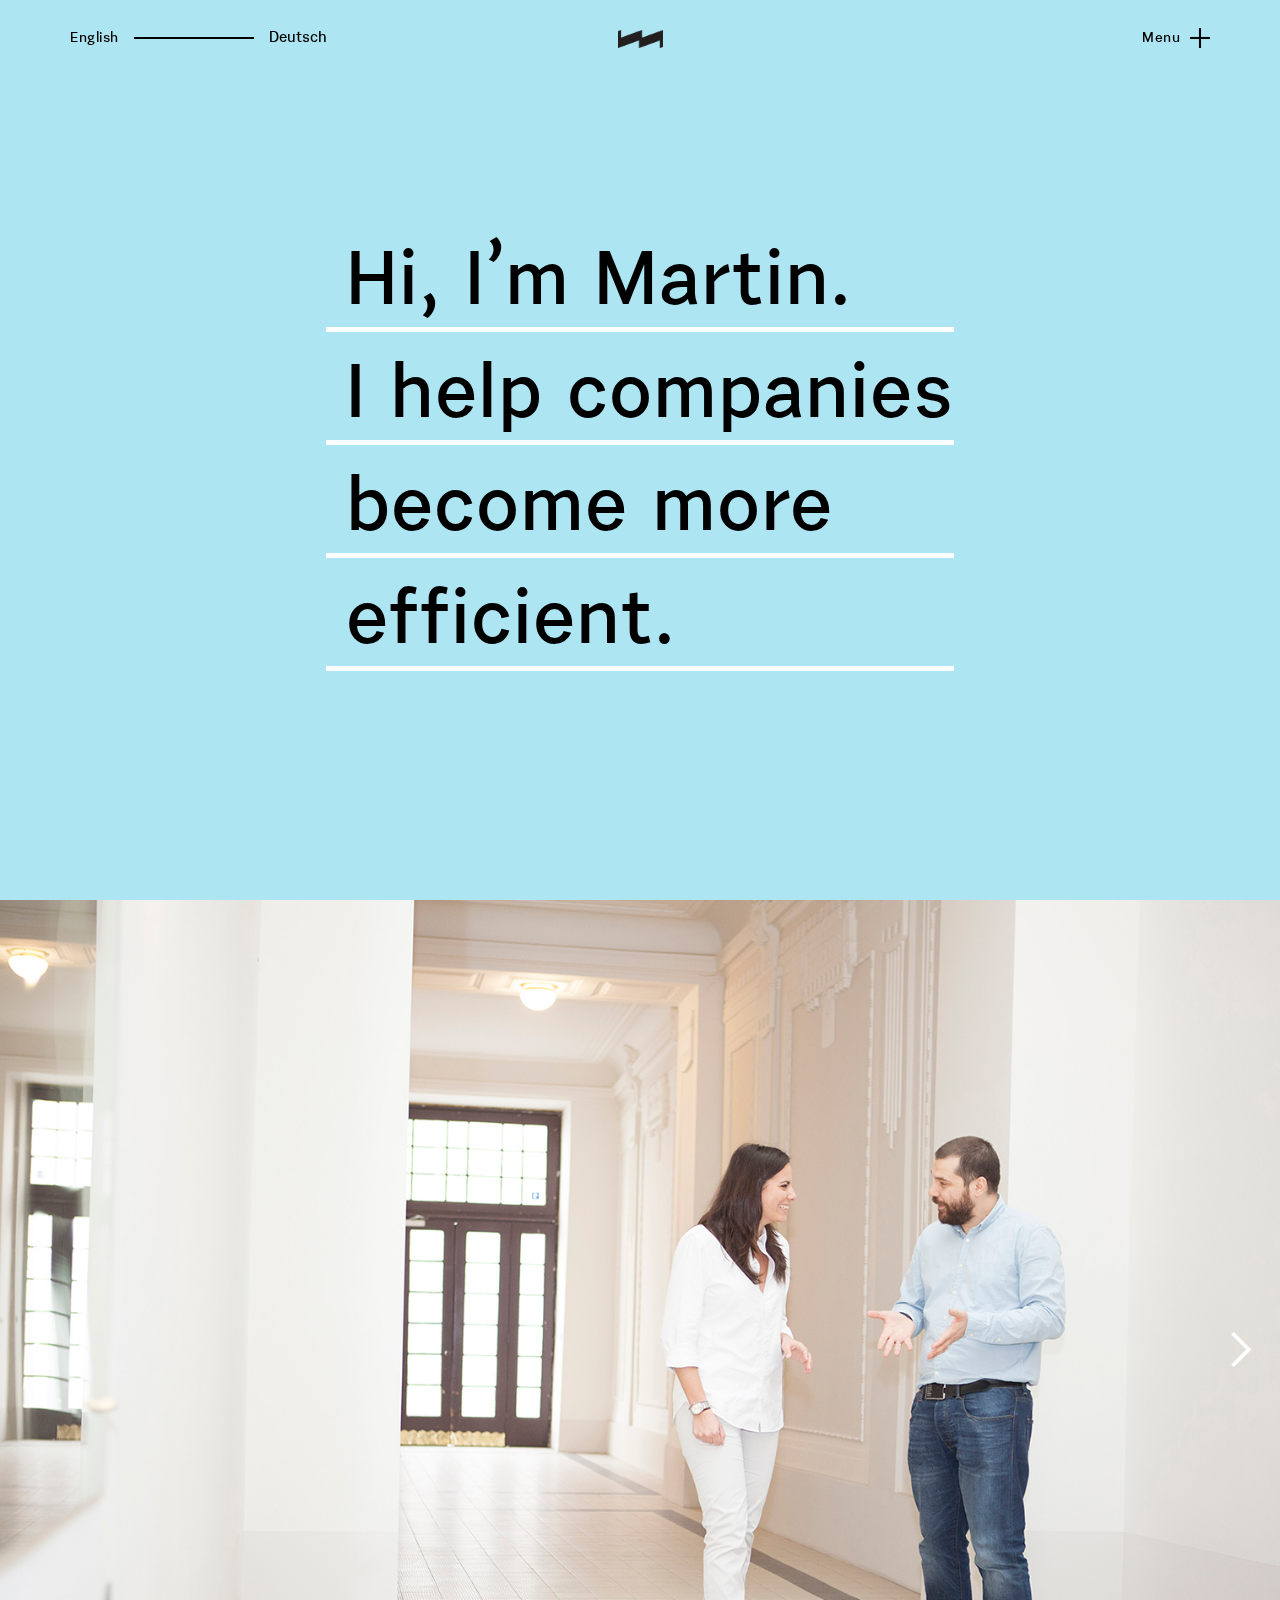
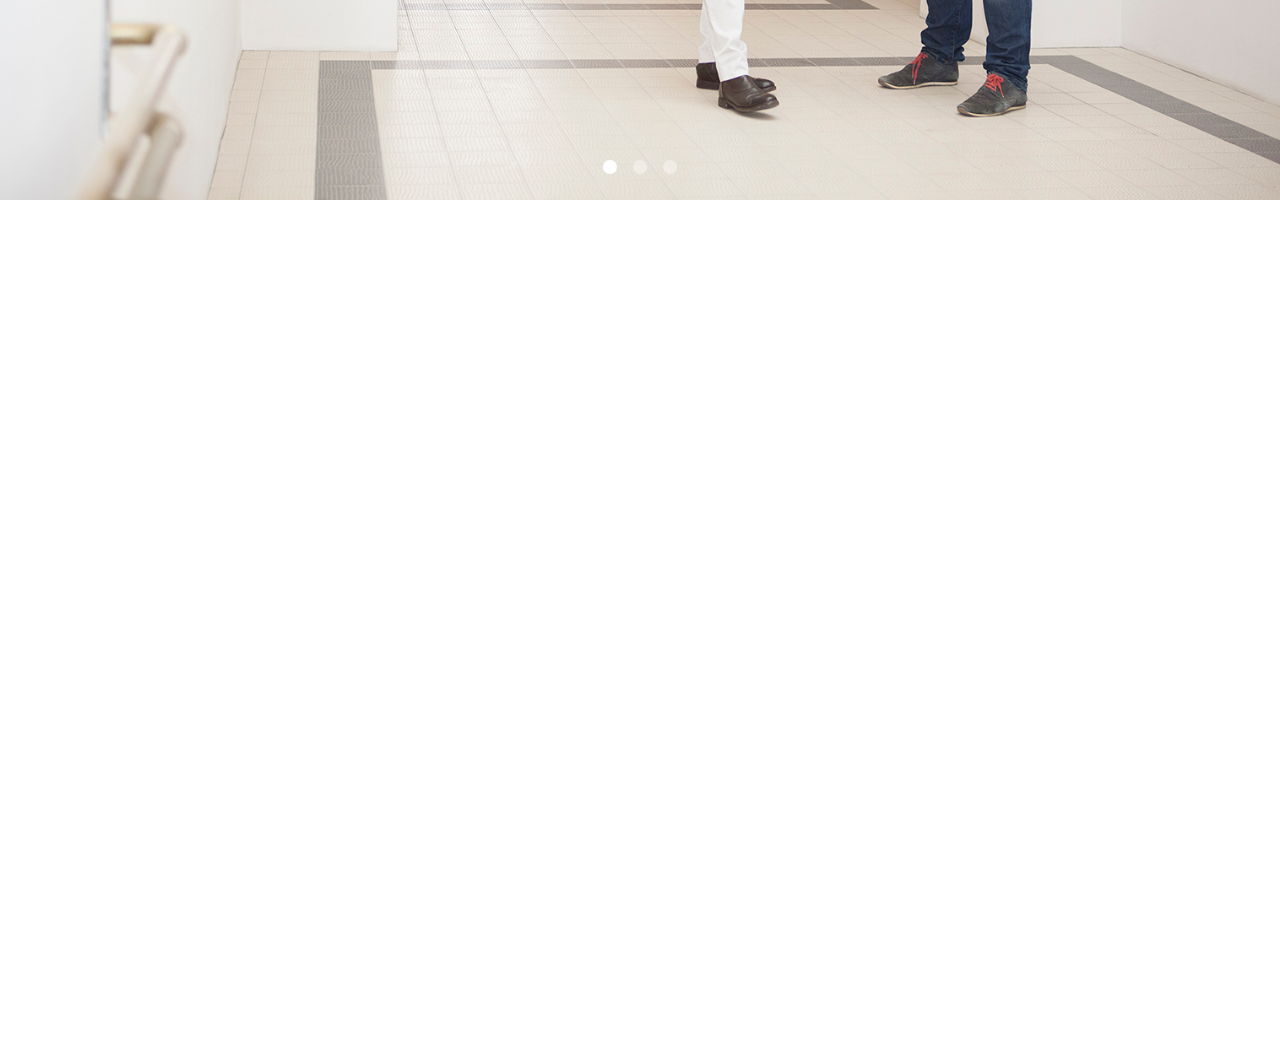
<file: index.html>
<!DOCTYPE html>
<!-- This site was created in Webflow. http://www.webflow.com-->
<!-- Last Published: Tue Aug 02 2016 14:41:11 GMT+0000 (UTC) -->
<html data-wf-page="573dcf5c3a41957f6a1b3f65" data-wf-site="57349a95802d136a389dd5fe">
<head>
  <meta charset="utf-8">
  <title>Martin Marcher</title>
  <meta content="Martin Marcher" property="og:title">
  <meta content="I work at the intersection of IT and business, helping companies become faster and more efficient. I speed up IT departments and improve communication between technical and non-technical teams." property="og:description">
  <meta content="https://daks2k3a4ib2z.cloudfront.net/57349a95802d136a389dd5fe/57a0a95598136b512c3e9ea0_seo_bg.jpg" property="og:image">
  <meta content="summary" name="twitter:card">
  <meta content="width=device-width, initial-scale=1" name="viewport">
  <meta content="Webflow" name="generator">
  <link href="css/normalize.css" rel="stylesheet" type="text/css">
  <link href="css/webflow.css" rel="stylesheet" type="text/css">
  <link href="css/martin-marcher.webflow.css" rel="stylesheet" type="text/css">
  <script src="js/modernizr.js" type="text/javascript"></script>
  <link href="images/Untitled-5-01.png" rel="shortcut icon" type="image/x-icon">
  <link href="images/favicon-02-01-01.png" rel="apple-touch-icon">
  <!-- Google Tag Manager -->
  <noscript>
    <iframe src="https://www.googletagmanager.com/ns.html?id=GTM-N7G59H" height="0" width="0" style="display:none;visibility:hidden;background-color:rgb(0,0,0);"></iframe>
  </noscript>
  <script>
    (function(w,d,s,l,i){w[l]=w[l]||[];w[l].push({'gtm.start':
    new Date().getTime(),event:'gtm.js'});var f=d.getElementsByTagName(s)[0],
    j=d.createElement(s),dl=l!='dataLayer'?'&l='+l:'';j.async=true;j.src=
    '//www.googletagmanager.com/gtm.js?id='+i+dl;f.parentNode.insertBefore(j,f);
    })(window,document,'script','dataLayer','GTM-N7G59H');
  </script>
  <!-- End Google Tag Manager -->
</head>
<body class="body">
  <div class="custom-nav-mobile w-hidden-main">
    <div class="mobile-nav-container">
      <div class="mobile-nav-side-block">
        <a class="logo-div w-inline-block" href="index.html"><img src="images/Mark.png" width="35">
        </a>
      </div>
      <div class="mobile-nav-side-block" data-ix="mobile-nav-drawer-slide">
        <a class="menu-button-mobile-nav w-inline-block" data-ix="mobile-nav-drawer-slide" href="#">
          <div class="menu-text">Menu</div><img class="menu-icon-mobile" src="images/black_plus.png" width="20">
        </a>
      </div>
    </div>
  </div>
  <div class="navbar w-hidden-medium w-hidden-small w-hidden-tiny w-nav" data-animation="default" data-collapse="all" data-doc-height="1" data-duration="400" data-no-scroll="1">
    <div class="left nav-column w-hidden-small w-hidden-tiny"><a class="english" href="index.html">English</a><img class="line-language" src="images/black_line.png" width="175"><a class="german" href="#">Deutsch</a>
    </div>
    <div class="center nav-column">
      <a class="logo w-nav-brand" href="index.html"><img src="images/Mark.png" width="40">
      </a>
    </div>
    <div class="nav-column right w-clearfix">
      <div class="menu-button w-nav-button" data-ix="nav-icon-spin">
        <div class="menu-text">Menu</div><img class="menu-icon" src="images/black_plus.png" width="17">
      </div>
      <nav class="nav-menu-open w-nav-menu" role="navigation">
        <div class="nav-link-container">
          <div class="nav-link-div w-hidden-main w-hidden-medium">
            <a class="custom-nav-link w-inline-block" href="#">
              <div class="subnav-link">About</div>
            </a>
          </div>
          <div class="nav-link-div w-hidden-main w-hidden-medium">
            <a class="custom-nav-link w-inline-block" href="#">
              <div class="subnav-link">Case Studies</div>
            </a>
          </div>
          <div class="nav-link-div w-hidden-main w-hidden-medium">
            <a class="custom-nav-link w-inline-block" href="#">
              <div class="subnav-link">Contact</div>
            </a>
          </div>
        </div>
        <div class="footer-custom w-hidden-main">
          <div class="footer-text">+43 / 660 / 62 45 103 &nbsp; &nbsp; UID: ATU68801424 &nbsp; &nbsp;&nbsp;
            <br>Rautenkranzgasse &nbsp; &nbsp; 41/1/2 1210 Wien. AUSTRIA</div><a class="grip-link" href="#">SITE BY GRIP</a>
        </div><a class="nav-link w-hidden-small w-hidden-tiny w-nav-link" data-ix="nav-link-icon-turn" href="http://martin-marcher.webflow.io/#about">About</a><a class="nav-link w-hidden-small w-hidden-tiny w-nav-link" href="case-studies-en.html">Case Studies</a><a class="nav-link w-hidden-small w-hidden-tiny w-nav-link" href="contact-en.html">Contact</a>
      </nav>
    </div>
  </div>
  <div class="interaction-nav-color"></div>
  <div class="white-nav-block"></div>
  <div class="menu-drawer-custom">
    <div class="nav-link-custom-1"><a class="nav-link-custom-text" href="#about">About</a>
    </div>
    <div class="custom-nav-line"></div>
    <div class="nav-link-custom-1"><a class="nav-link-custom-text" href="case-studies-en.html">Case Studies</a>
    </div>
    <div class="custom-nav-line"></div>
    <div class="nav-link-custom-1"><a class="nav-link-custom-text" href="contact-en.html">Contact</a>
    </div>
    <div class="custom-nav-line"></div>
  </div>
  <div class="nav-test w-hidden-medium w-hidden-small w-hidden-tiny">
    <div class="left test-menu-button"><a class="english" href="index.html">English</a>
      <div class="line-language"></div><a class="english" href="home-de.html">Deutsch</a>
    </div>
    <div class="test-menu-button">
      <a class="test-logo w-inline-block" href="index.html"><img src="images/Mark.png" width="45">
      </a>
    </div>
    <div class="right test-menu-button">
      <a class="test-link-block w-inline-block" data-ix="nav-icon-spin" href="#">
        <div class="menu-text">Menu</div><img class="menu-icon" src="images/black_plus.png" width="20">
      </a>
    </div>
  </div>
  <div class="mobile-nav-drawer w-hidden-main" data-ix="mobile-nav-position">
    <div class="mobile-nav-link-drawer">
      <div class="mobile-nav-link-container">
        <a class="mobile-nav-link-block w-inline-block" data-ix="nav-menu-link" href="http://martin-marcher.webflow.io/#about_mobile">
          <div class="mobile-nav-text">About</div>
        </a>
        <a class="mobile-nav-link-block w-inline-block" href="case-studies-en.html">
          <div class="mobile-nav-text">Case Studies</div>
        </a>
        <a class="mobile-nav-link-block w-inline-block" href="contact-en.html">
          <div class="mobile-nav-text">Contact</div>
        </a>
        <div class="language-menu-options">
          <div class="menu-language-link-div"><a class="menu-language-link" href="index.html">English</a>
          </div>
          <div class="language-toggle-text">/</div>
          <div class="menu-language-link-div"><a class="menu-language-link" href="home-de.html">Deutsch</a>
          </div>
        </div>
      </div>
      <div class="mobile-nav-footer">
        <div class="mobile-nav-footer-text">+43 / 660 / 62 45 103 &nbsp; &nbsp; UID: ATU68801424</div><a class="address-link mobile" href="https://www.google.com/maps/search/Rautenkranzgasse+41%2F1%2F2+Wien,+NA+Austria+1210/@48.2772157,16.391781,14z/data=!3m1!4b1" target="_blank">Rautenkranzgasse 41/1/2 1210&nbsp;Wien, Austria</a><a class="grip-link" href="http://gripdesign.com/" target="_blank">SITE BY GRIP</a>
      </div>
    </div>
  </div>
  <div class="desktop-nav-drawer w-hidden-medium w-hidden-small w-hidden-tiny" data-ix="desktop-nav-drawer">
    <div class="desktop-drawer-div">
      <a class="desktop-drawer-link w-inline-block" data-ix="nav-menu-link-2" href="http://martin-marcher.webflow.io/#about">
        <div>About</div>
      </a>
      <div class="nav-drawer-line"></div>
      <a class="desktop-drawer-link w-inline-block" data-ix="nav-menu-link-2" href="case-studies-en.html">
        <div>Case Studies</div>
      </a>
      <div class="nav-drawer-line"></div>
      <a class="desktop-drawer-link w-inline-block" data-ix="nav-menu-link-2" href="contact-en.html">
        <div>Contact</div>
      </a>
      <div class="nav-drawer-line"></div>
    </div>
    <div class="desktop-drawer-contact-div"><a class="desktop-drawer-contact-link" href="#">+43 / 660 / 62 45 103</a><a class="desktop-drawer-contact-link" href="#">UID: ATU68801424</a>
    </div>
    <div class="bottom desktop-drawer-contact-div"><a class="desktop-drawer-contact-link" href="https://www.google.com/maps/search/Rautenkranzgasse+41%2F1%2F2+Wien,+NA+Austria+1210/@48.277213,16.391781,14z/data=!3m1!4b1" target="_blank">Rautenkranzgasse 41/1/2 Wien, Austria 1210</a>
    </div>
    <div class="site-by-grip"><a class="site-by-grip" href="http://gripdesign.com/" target="_blank">SITE BY GRIP</a>
    </div>
  </div>
  <div class="flex-parent landing" data-ix="nav-color-back-interaction">
    <div class="landing-text">
      <div class="home-text-div">
        <h1 class="landing-statement" data-ix="landing-load-1">Hi, I’m Martin.</h1>
        <h1 class="landing-statement" data-ix="landing-load-2">I help companies</h1>
        <h1 class="landing-statement" data-ix="landing-load-3">become more</h1>
        <h1 class="landing-statement" data-ix="landing-load-4">efficient.</h1>
      </div>
    </div>
  </div>
  <div class="home-slider-div" id="home_slider">
    <div class="home-slider w-slider" data-animation="slide" data-autoplay="1" data-delay="2400" data-duration="750" data-easing="ease-in-out" data-infinite="1" data-nav-spacing="8">
      <div class="w-slider-mask">
        <div class="home-slide-1 w-slide"></div>
        <div class="home-slide-2 w-slide"></div>
        <div class="home-slide-3 w-slide"></div>
      </div>
      <div class="w-hidden-small w-hidden-tiny w-slider-arrow-left">
        <div class="w-icon-slider-left"></div>
      </div>
      <div class="w-hidden-small w-hidden-tiny w-slider-arrow-right">
        <div class="w-icon-slider-right"></div>
      </div>
      <div class="slider-nav w-round w-slider-nav"></div>
    </div>
  </div>
  <div class="about-section w-hidden-medium w-hidden-small w-hidden-tiny" id="about">
    <div class="about flex-parent">
      <div class="fixed side-blocks">
        <h1 class="heading-1" data-ix="scroll-slide-from-left-1">Martin Marcher</h1>
        <p class="big body-copy" data-ix="scroll-slide-from-left-2">I work at the intersection of IT and business, helping companies become faster and more efficient. I speed up IT departments and improve communication between technical and non-technical teams.</p>
        <div class="line-about" data-ix="scroll-slide-from-left-3"></div>
      </div>
      <div class="content scrollable side-blocks">
        <div class="scrollable-block">
          <h1 class="heading-3 home" data-ix="scroll-slide-from-right-1">Immersive Consulting — Change from the Inside</h1>
          <p class="about body-copy" data-ix="scroll-slide-from-right-2">IT and business are interdependent. However, they often speak different languages. I understand both worlds well and can help improve communication between the two departments.
            <br>
            <br>On the technical side, I focus on speeding up your IT department which can make the whole company run more smoothly.
            <br>
            <br>My goal is to create sustainable change in your company by making everyone work smarter instead of harder.</p>
        </div>
      </div>
    </div>
  </div>
  <div class="about-section w-hidden-main" id="about_mobile">
    <div class="flex-parent">
      <div class="fixed side-blocks">
        <h1 class="heading-1" data-ix="scroll-slide-from-right-2">Martin Marcher</h1>
        <p class="big body-copy" data-ix="scroll-slide-from-right-2">I work at the intersection of IT and business, helping companies become faster and more efficient. I speed up IT departments and improve communication between technical and non-technical teams.</p>
        <div class="line-about" data-ix="scroll-slide-from-right-2"></div>
      </div>
      <div class="scrollable side-blocks">
        <h1 class="about heading-3" data-ix="scroll-slide-from-right-2">Immersive Consulting — Change from the Inside</h1>
        <p class="about body-copy" data-ix="scroll-slide-from-right-2">IT and business are interdependent. However, they often speak different languages. I understand both worlds well and can help improve communication between the two departments.
          <br>
          <br>On the technical side, I focus on speeding up your IT department which can make the whole company run more smoothly.&nbsp;
          <br>
          <br>My goal is to create sustainable change in your company by making everyone work smarter instead of harder.</p>
      </div>
    </div>
  </div>
  <script src="https://ajax.googleapis.com/ajax/libs/jquery/2.2.0/jquery.min.js" type="text/javascript"></script>
  <script src="js/webflow.js" type="text/javascript"></script>
  <!--[if lte IE 9]><script src="https://cdnjs.cloudflare.com/ajax/libs/placeholders/3.0.2/placeholders.min.js"></script><![endif]-->
</body>
</html>
</file>
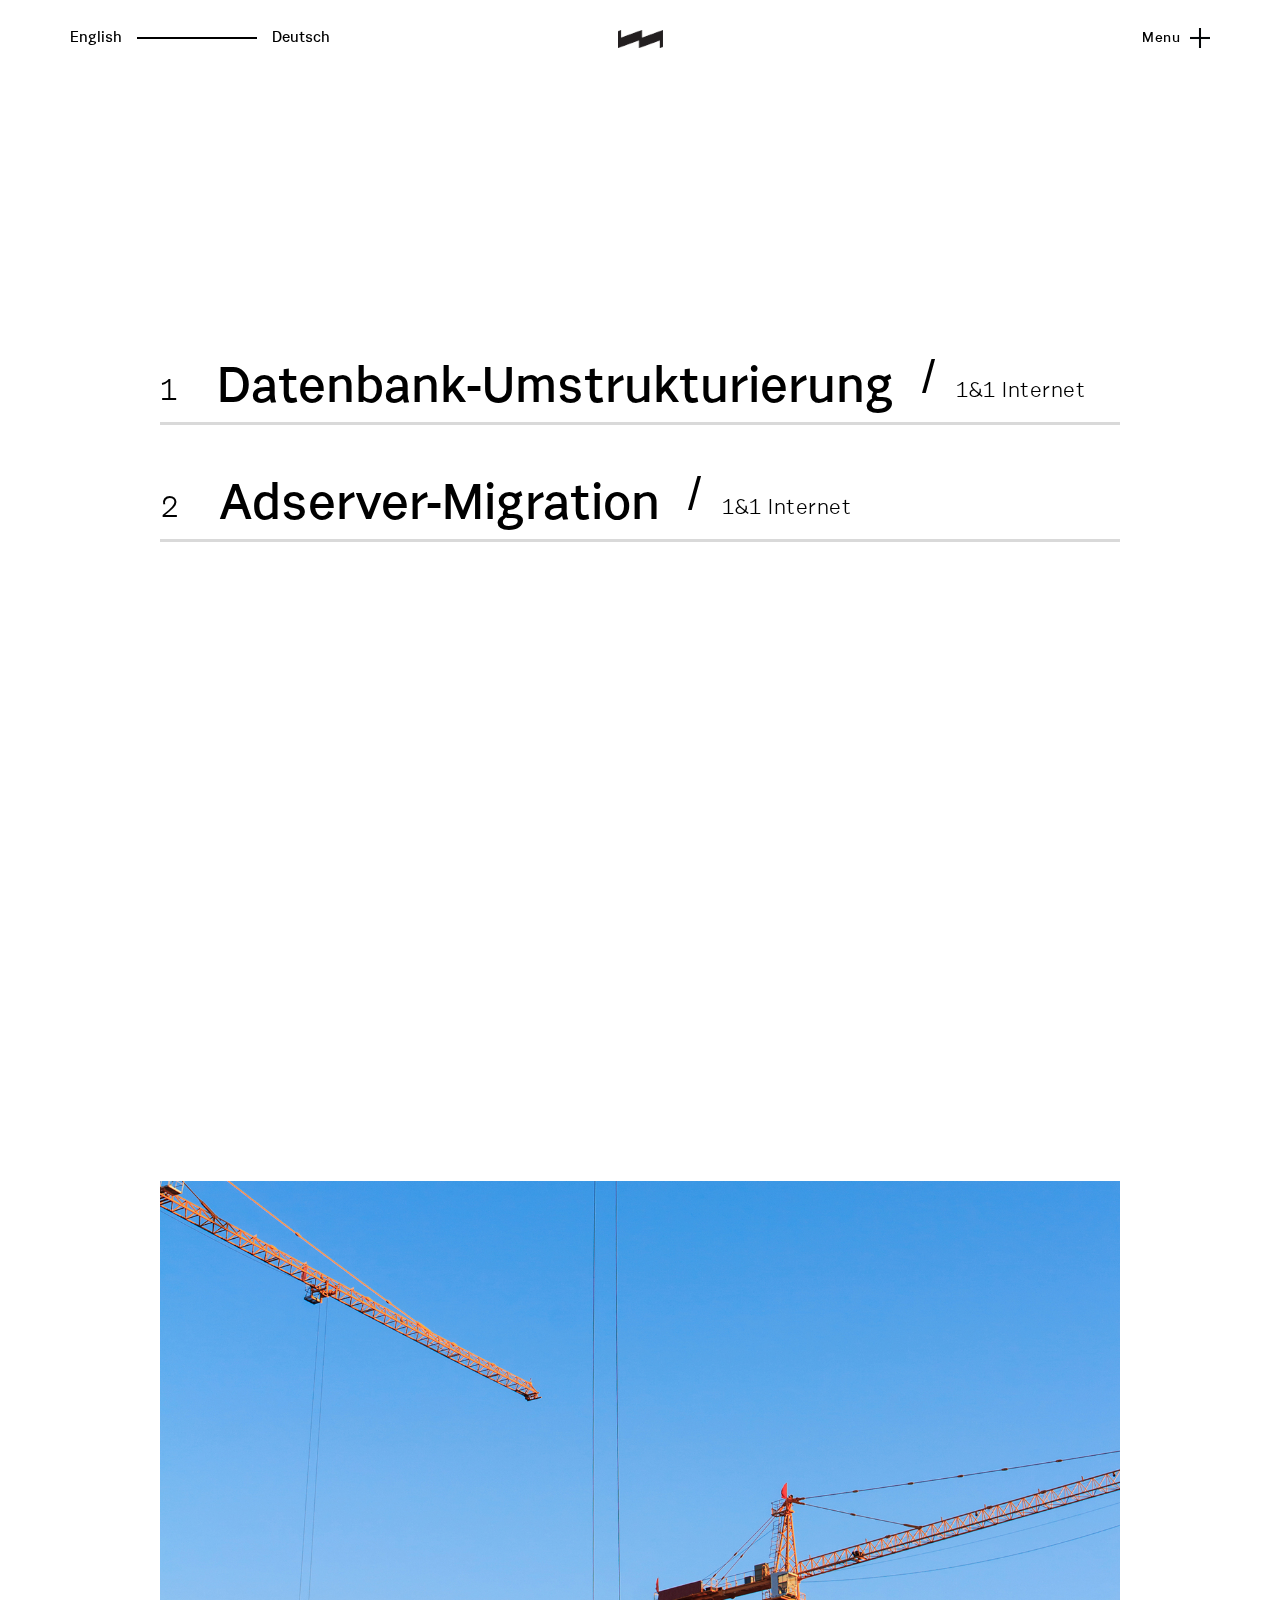
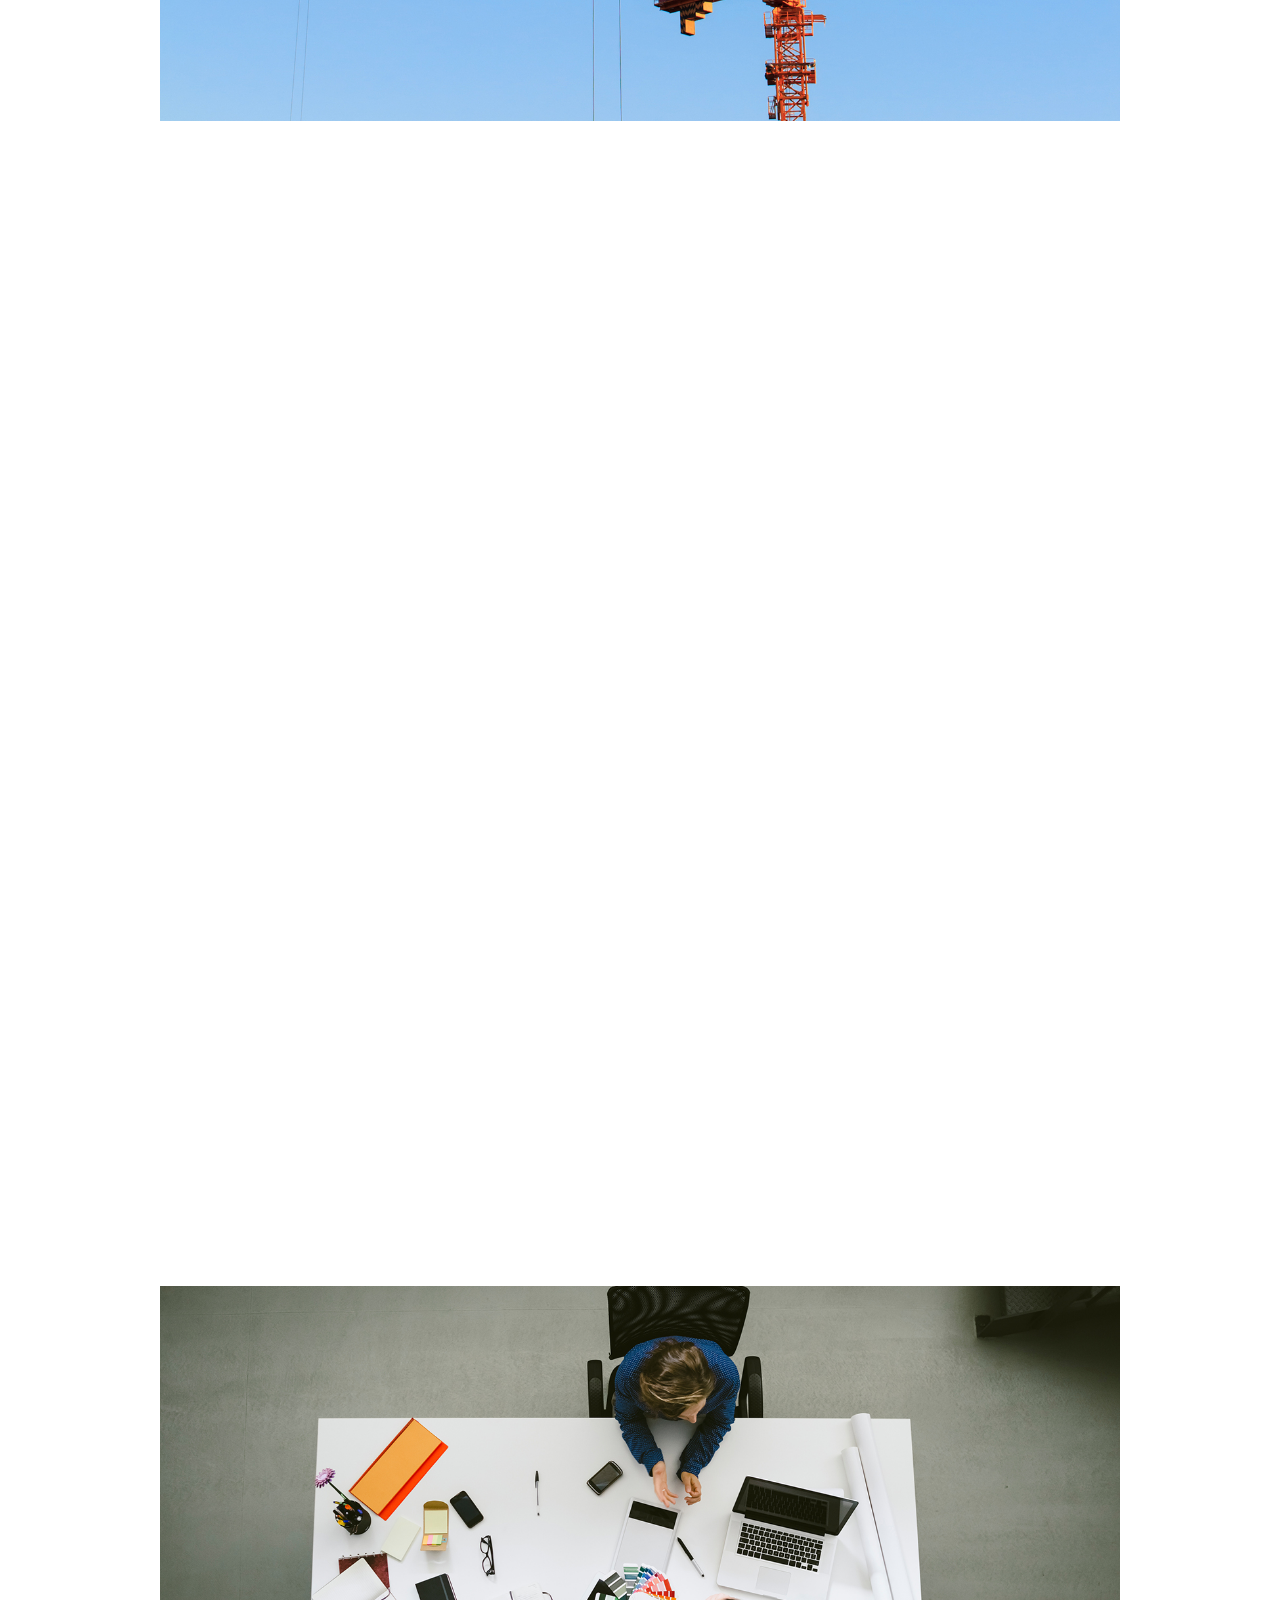
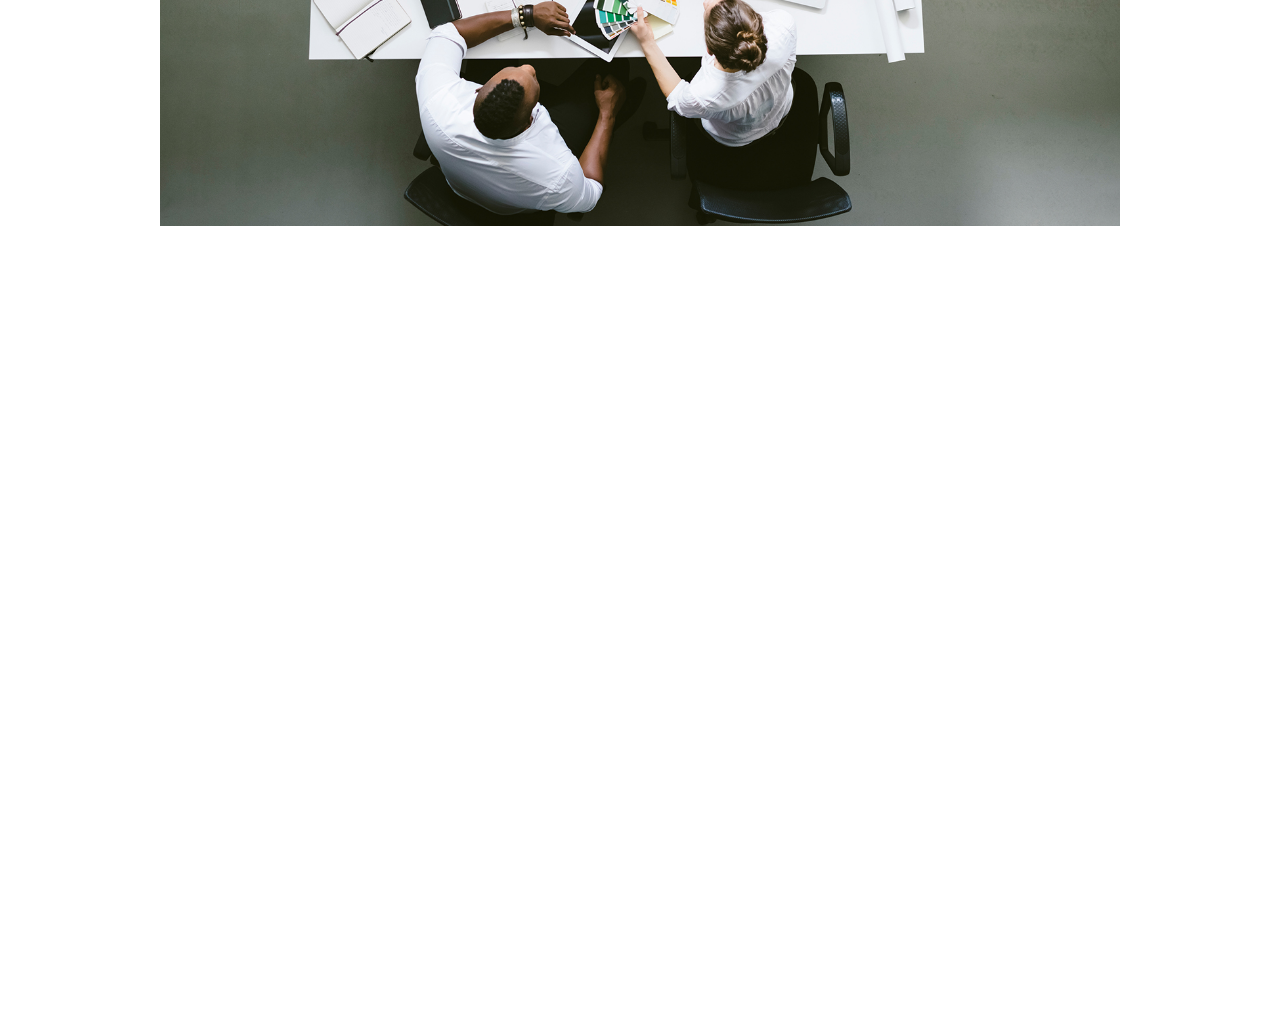
<file: case-studies-de.html>
<!DOCTYPE html>
<!-- This site was created in Webflow. http://www.webflow.com-->
<!-- Last Published: Tue Aug 02 2016 14:41:11 GMT+0000 (UTC) -->
<html data-wf-page="576163c1d90a9de1684ec262" data-wf-site="57349a95802d136a389dd5fe">
<head>
  <meta charset="utf-8">
  <title>Case Studies.de</title>
  <meta content="Case Studies.de" property="og:title">
  <meta content="I work at the intersection of IT and business, helping companies become faster and more efficient. I speed up IT departments and improve communication between technical and non-technical teams." property="og:description">
  <meta content="https://daks2k3a4ib2z.cloudfront.net/57349a95802d136a389dd5fe/57a0a95598136b512c3e9ea0_seo_bg.jpg" property="og:image">
  <meta content="summary" name="twitter:card">
  <meta content="width=device-width, initial-scale=1" name="viewport">
  <meta content="Webflow" name="generator">
  <link href="css/normalize.css" rel="stylesheet" type="text/css">
  <link href="css/webflow.css" rel="stylesheet" type="text/css">
  <link href="css/martin-marcher.webflow.css" rel="stylesheet" type="text/css">
  <script src="js/modernizr.js" type="text/javascript"></script>
  <link href="images/Untitled-5-01.png" rel="shortcut icon" type="image/x-icon">
  <link href="images/favicon-02-01-01.png" rel="apple-touch-icon">
  <!-- Google Tag Manager -->
  <noscript>
    <iframe src="https://www.googletagmanager.com/ns.html?id=GTM-N7G59H" height="0" width="0" style="display:none;visibility:hidden;background-color:rgb(0,0,0);"></iframe>
  </noscript>
  <script>
    (function(w,d,s,l,i){w[l]=w[l]||[];w[l].push({'gtm.start':
    new Date().getTime(),event:'gtm.js'});var f=d.getElementsByTagName(s)[0],
    j=d.createElement(s),dl=l!='dataLayer'?'&l='+l:'';j.async=true;j.src=
    '//www.googletagmanager.com/gtm.js?id='+i+dl;f.parentNode.insertBefore(j,f);
    })(window,document,'script','dataLayer','GTM-N7G59H');
  </script>
  <!-- End Google Tag Manager -->
</head>
<body>
  <div class="navbar w-hidden-medium w-hidden-small w-hidden-tiny w-nav" data-animation="default" data-collapse="all" data-doc-height="1" data-duration="400" data-no-scroll="1">
    <div class="left nav-column w-hidden-small w-hidden-tiny"><a class="english" href="index.html">English</a><img class="line-language" src="images/black_line.png" width="175"><a class="german" href="#">Deutsch</a>
    </div>
    <div class="center nav-column">
      <a class="logo w-nav-brand" href="index.html"><img src="images/Mark.png" width="40">
      </a>
    </div>
    <div class="nav-column right w-clearfix">
      <div class="menu-button w-nav-button" data-ix="nav-icon-spin">
        <div class="menu-text">Menu</div><img class="menu-icon" src="images/black_plus.png" width="17">
      </div>
      <nav class="nav-menu-open w-nav-menu" role="navigation">
        <div class="nav-link-container">
          <div class="nav-link-div w-hidden-main w-hidden-medium">
            <a class="custom-nav-link w-inline-block" href="#">
              <div class="subnav-link">About</div>
            </a>
          </div>
          <div class="nav-link-div w-hidden-main w-hidden-medium">
            <a class="custom-nav-link w-inline-block" href="#">
              <div class="subnav-link">Case Studies</div>
            </a>
          </div>
          <div class="nav-link-div w-hidden-main w-hidden-medium">
            <a class="custom-nav-link w-inline-block" href="#">
              <div class="subnav-link">Contact</div>
            </a>
          </div>
        </div>
        <div class="footer-custom w-hidden-main">
          <div class="footer-text">+43 / 660 / 62 45 103 &nbsp; &nbsp; UID: ATU68801424 &nbsp; &nbsp;&nbsp;
            <br>Rautenkranzgasse &nbsp; &nbsp; 41/1/2 1210 Wien. AUSTRIA</div><a class="grip-link" href="#">SITE BY GRIP</a>
        </div><a class="nav-link w-hidden-small w-hidden-tiny w-nav-link" data-ix="nav-link-icon-turn" href="http://martin-marcher.webflow.io/#about">About</a><a class="nav-link w-hidden-small w-hidden-tiny w-nav-link" href="case-studies-en.html">Case Studies</a><a class="nav-link w-hidden-small w-hidden-tiny w-nav-link" href="contact-en.html">Contact</a>
      </nav>
    </div>
  </div>
  <div class="white-nav-block"></div>
  <div class="menu-drawer-custom">
    <div class="nav-link-custom-1"><a class="nav-link-custom-text" href="#about">About</a>
    </div>
    <div class="custom-nav-line"></div>
    <div class="nav-link-custom-1"><a class="nav-link-custom-text" href="case-studies-en.html">Case Studies</a>
    </div>
    <div class="custom-nav-line"></div>
    <div class="nav-link-custom-1"><a class="nav-link-custom-text" href="contact-en.html">Contact</a>
    </div>
    <div class="custom-nav-line"></div>
  </div>
  <div class="custom-nav-mobile w-hidden-main">
    <div class="mobile-nav-container">
      <div class="mobile-nav-side-block">
        <a class="logo-div w-inline-block" href="home-de.html"><img src="images/Mark.png" width="35">
        </a>
      </div>
      <div class="mobile-nav-side-block" data-ix="mobile-nav-drawer-slide">
        <a class="menu-button-mobile-nav w-inline-block" data-ix="mobile-nav-drawer-slide" href="#">
          <div class="menu-text">Menu</div><img class="menu-icon-mobile" src="images/black_plus.png" width="20">
        </a>
      </div>
    </div>
  </div>
  <div class="nav-test w-hidden-medium w-hidden-small w-hidden-tiny">
    <div class="left test-menu-button"><a class="english" href="index.html">English</a>
      <div class="line-language"></div><a class="english" href="home-de.html">Deutsch</a>
    </div>
    <div class="test-menu-button">
      <a class="test-logo w-inline-block" href="home-de.html"><img src="images/Mark.png" width="45">
      </a>
    </div>
    <div class="right test-menu-button">
      <a class="test-link-block w-inline-block" data-ix="nav-icon-spin" href="#">
        <div class="menu-text">Menu</div><img class="menu-icon" src="images/black_plus.png" width="20">
      </a>
    </div>
  </div>
  <div class="desktop-nav-drawer w-hidden-medium w-hidden-small w-hidden-tiny" data-ix="desktop-nav-drawer">
    <div class="desktop-drawer-div">
      <a class="desktop-drawer-link w-inline-block" data-ix="nav-menu-link-2" href="http://martin-marcher.webflow.io/home-de#about">
        <div>About</div>
      </a>
      <div class="nav-drawer-line"></div>
      <a class="desktop-drawer-link w-inline-block" data-ix="nav-menu-link-2" href="case-studies-de.html">
        <div>Case Studies</div>
      </a>
      <div class="nav-drawer-line"></div>
      <a class="desktop-drawer-link w-inline-block" data-ix="nav-menu-link-2" href="contact-de.html">
        <div>Kontakt</div>
      </a>
      <div class="nav-drawer-line"></div>
    </div>
    <div class="desktop-drawer-contact-div"><a class="desktop-drawer-contact-link" href="#">+43 / 660 / 62 45 103</a><a class="desktop-drawer-contact-link" href="#">UID: ATU68801424</a>
    </div>
    <div class="bottom desktop-drawer-contact-div"><a class="desktop-drawer-contact-link" href="https://www.google.com/maps/search/Rautenkranzgasse+41%2F1%2F2+Wien,+NA+Austria+1210/@48.277213,16.391781,14z/data=!3m1!4b1" target="_blank">Rautenkranzgasse 41/1/2 Wien, Austria 1210</a>
    </div>
    <div class="site-by-grip"><a class="site-by-grip" href="http://gripdesign.com/" target="_blank">SITE BY GRIP</a>
    </div>
  </div>
  <div class="mobile-nav-drawer w-hidden-main" data-ix="mobile-nav-position">
    <div class="mobile-nav-link-drawer">
      <div class="mobile-nav-link-container">
        <a class="mobile-nav-link-block w-inline-block" data-ix="nav-menu-link" href="http://martin-marcher.webflow.io/home-de#about_mobile">
          <div class="mobile-nav-text">About</div>
        </a>
        <a class="mobile-nav-link-block w-inline-block" href="case-studies-de.html">
          <div class="mobile-nav-text">Case Studies</div>
        </a>
        <a class="mobile-nav-link-block w-inline-block" href="contact-de.html">
          <div class="mobile-nav-text">Kontakt</div>
        </a>
        <div class="language-menu-options">
          <div class="menu-language-link-div"><a class="menu-language-link" href="index.html">English</a>
          </div>
          <div class="language-toggle-text">/</div>
          <div class="menu-language-link-div"><a class="menu-language-link" href="home-de.html">Deutsch</a>
          </div>
        </div>
      </div>
      <div class="mobile-nav-footer">
        <div class="mobile-nav-footer-text">+43 / 660 / 62 45 103 &nbsp; &nbsp; UID: ATU68801424</div><a class="address-link mobile" href="https://www.google.com/maps/search/Rautenkranzgasse+41%2F1%2F2+Wien,+NA+Austria+1210/@48.2772157,16.391781,14z/data=!3m1!4b1" target="_blank">Rautenkranzgasse 41/1/2 1210&nbsp;Wien, Austria</a><a class="grip-link" href="http://gripdesign.com/" target="_blank">SITE BY GRIP</a>
      </div>
    </div>
  </div>
  <div class="case-study flex-parent">
    <a class="case-study-link w-inline-block" data-ix="landing-load-1" href="#project1">
      <div class="case-studies-div">
        <div class="case-study-title number">1</div>
      </div>
      <div class="case-studies-div">
        <div class="case-study-title">Datenbank-Umstrukturierung</div>
      </div>
      <div class="case-studies-div w-hidden-small w-hidden-tiny">
        <div class="heading-1 slash w-hidden-medium w-hidden-small w-hidden-tiny">/</div>
      </div>
      <div class="case-studies-div w-hidden-small w-hidden-tiny">
        <div class="case-studies-services">1&amp;1 Internet</div>
      </div>
    </a>
    <div class="case-study-line" data-ix="landing-load-1"></div>
    <div class="case-studies-div w-hidden-main w-hidden-medium">
      <div class="case-studies-services" data-ix="landing-load-1">1&amp;1 Internet</div>
    </div>
    <a class="case-study-link w-inline-block" data-ix="landing-load-3" href="#project2">
      <div class="case-studies-div">
        <div class="case-study-title number">2</div>
      </div>
      <div class="case-studies-div">
        <div class="case-study-title">Adserver-Migration</div>
      </div>
      <div class="case-studies-div">
        <div class="heading-1 slash w-hidden-medium w-hidden-small w-hidden-tiny">/</div>
      </div>
      <div class="case-studies-div w-hidden-small w-hidden-tiny">
        <div class="case-studies-services">1&amp;1 Internet</div>
      </div>
    </a>
    <div class="case-study-line" data-ix="landing-load-3"></div>
    <div class="case-studies-div w-hidden-main w-hidden-medium">
      <div class="case-studies-services" data-ix="landing-load-5">1&amp;1 Internet</div>
    </div>
  </div>
  <div class="case-study-section-title" id="project1">
    <div class="case-study-link in-page" data-ix="scroll-slide-up-1">
      <div class="case-studies-div">
        <div class="case-study-title number">1</div>
      </div>
      <div class="case-studies-div">
        <div class="case-study-title in-page">Datenbank-Umstrukturierung</div>
      </div>
    </div>
    <div class="case-study-line in-page" data-ix="scroll-slide-up-2"></div>
  </div>
  <div class="case-study-section wide-img">
    <div class="_1 case-study-img-wide"></div>
    <div class="case-study-section german">
      <div class="case-study-section-split numbers text wide-img">
        <div class="case-study-text">
          <h1 class="case-study heading-1" data-ix="scroll-slide-from-left-1">Datenbank-Umstrukturierung</h1>
          <p class="about body-copy numbers" data-ix="scroll-slide-from-left-2">3 Monate
            <br>2 Abteilungen
            <br>6 Teams
            <br>90% aller DBA-Anfragen können heute schneller bearbeitet werden
            <br>180 Datenbanken migriert</p>
        </div>
      </div>
      <div class="case-study-section-split german text w-hidden-main wide-img">
        <div class="case-study-text german">
          <h1 class="case-study heading-1 w-hidden-main w-hidden-medium w-hidden-small w-hidden-tiny">Ad Server Migration</h1>
          <p class="about body-copy">2014 habe ich die Datenbankstruktur der 1&amp;1 Internet neu organisiert, um das Konfliktpotenzial zwischen unterschiedlichen IT-Teams zu verringern.
            <br>
            <br>Beim Start des Projekts ging das DBA-Team (Datenbank-Administration) in Supportanfragen von anderen IT-Teams des Unternehmens unter. Die Wartezeiten für die Umsetzung waren lang, was wiederum dazu führte, dass die Arbeit der anfragenden Teams zum Stillstand kam. Sowohl die Datenbank-AdministratorInnen als auch die anderen IT-Teams waren unzufrieden mit dem Status Quo.
            <br>
            <br>Die Lösung des Problems lag darin, mehreren IT-Teams Zugang zu jenen Datenbanken zu geben, die für ihre Arbeit wichtig waren. Dadurch wurden nicht nur sie agiler, sondern auch das Datenbank-Team, das nun nicht mehr mit Supportanfragen überhäuft wird und sich besser und schneller um seine eigentlichen Aufgaben kümmern kann.</p>
        </div>
      </div>
      <div class="case-study-section-split w-hidden-medium w-hidden-small w-hidden-tiny wide-img" data-ix="scroll-slide-from-right-1">
        <p class="about body-copy">2014 habe ich die Datenbankstruktur der 1&amp;1 Internet neu organisiert, um das Konfliktpotenzial zwischen unterschiedlichen IT-Teams zu verringern.
          <br>
          <br>Beim Start des Projekts ging das DBA-Team (Datenbank-Administration) in Supportanfragen von anderen IT-Teams des Unternehmens unter. Die Wartezeiten für die Umsetzung waren lang, was wiederum dazu führte, dass die Arbeit der anfragenden Teams zum Stillstand kam. Sowohl die Datenbank-AdministratorInnen als auch die anderen IT-Teams waren unzufrieden mit dem Status Quo.
          <br>
          <br>Die Lösung des Problems lag darin, mehreren IT-Teams Zugang zu jenen Datenbanken zu geben, die für ihre Arbeit wichtig waren. Dadurch wurden nicht nur sie agiler, sondern auch das Datenbank-Team, das nun nicht mehr mit Supportanfragen überhäuft wird und sich besser und schneller um seine eigentlichen Aufgaben kümmern kann.</p>
      </div>
    </div><a class="alt case-study-full-link deutsch" data-ix="scroll-slide-up-1" href="contact-de.html">Kontakt</a>
    <div class="alt case-study-line full-link german" data-ix="scroll-slide-up-1"></div><a class="case-study-full-link deutsch" data-ix="scroll-slide-up-1" href="https://docs.google.com/document/d/1fSYchbXJAqZwesFS13YyivpL91QnKev-sZ3EAQ97SZ4/pub" target="_blank">Weiterlesen</a>
    <div class="case-study-line full-link german" data-ix="scroll-slide-up-1"></div>
  </div>
  <div class="case-study-section-title" id="project2">
    <div class="case-study-link in-page" data-ix="scroll-slide-up-1">
      <div class="case-studies-div">
        <div class="case-study-title number">2</div>
      </div>
      <div class="case-studies-div">
        <div class="case-study-title in-page">Adserver-Migration</div>
      </div>
    </div>
    <div class="case-study-line in-page" data-ix="scroll-slide-up-2"></div>
  </div>
  <div class="case-study-section wide-img">
    <div class="case-study-img-wide"></div>
    <div class="case-study-section german">
      <div class="case-study-section-split text wide-img">
        <div class="bottom case-study-text">
          <h1 class="case-study heading-1" data-ix="scroll-slide-from-left-1">Adserver-Migration</h1>
          <p class="about body-copy numbers" data-ix="scroll-slide-from-left-2">3 Jahre
            <br>12 MitarbeiterInnen
            <br>1.500–2.000 Server
            <br>1 komplett neues Adserver-System
            <br>0 nennenswerte Ausfälle</p>
        </div>
      </div>
      <div class="case-study-section-split german text w-hidden-main wide-img">
        <div class="case-study-text">
          <h1 class="case-study heading-1 w-hidden-main w-hidden-medium w-hidden-small w-hidden-tiny">Ad Server Migration</h1>
          <p class="about body-copy">Von 2011 bis 2014 war ich dafür verantwortlich, den überholten Adserver des Internetdienstleisters 1&amp;1 Internet mit einem neueren Modell zu ersetzen. Da bei der Schaltung von Onlinewerbung die ununterbrochene Auslieferung extrem wichtig ist, hängen die Umsätze der 1&amp;1 Internet stark von einem reibungslosen Wechsel des Adservers ab.
            <br>
            <br>Zu meiner Freude hatten wir während der gesamten Migrationsphase keine nennenswerten Ausfälle. Zudem haben wir in den drei Jahren auch auch kein einziges Teammitglied verloren.
            <br>
            <br>Das Projekt hat zudem dafür gesorgt, dass die Bereitstellung neuer Software in der 1&amp;1 Internet heute nur noch 4 Stunden dauert, anstatt wie früher etwa einen Monat. Auch den laufenden Wartungsaufwand für das IT-Team konnten wir stark verringern.</p>
        </div>
      </div>
      <div class="case-study-section-split w-hidden-medium w-hidden-small w-hidden-tiny wide-img" data-ix="scroll-slide-from-right-1">
        <p class="about body-copy">Von 2011 bis 2014 war ich dafür verantwortlich, den überholten Adserver des Internetdienstleisters 1&amp;1 Internet mit einem neueren Modell zu ersetzen. Da bei der Schaltung von Onlinewerbung die ununterbrochene Auslieferung extrem wichtig ist, hängen die Umsätze der 1&amp;1 Internet stark von einem reibungslosen Wechsel des Adservers ab.
          <br>
          <br>Zu meiner Freude hatten wir während der gesamten Migrationsphase keine nennenswerten Ausfälle. Zudem haben wir in den drei Jahren auch kein einziges Teammitglied verloren.
          <br>
          <br>Das Projekt hat zudem dafür gesorgt, dass die Bereitstellung neuer Software in der 1&amp;1 Internet heute nur noch 4 Stunden dauert, anstatt wie früher etwa einen Monat. Auch den laufenden Wartungsaufwand für das IT-Team konnten wir stark verringern.</p>
      </div>
    </div><a class="_2 alt bot case-study-full-link deutsch" data-ix="scroll-slide-up-1" href="contact-de.html">Kontakt</a>
    <div class="alt case-study-line full-link german" data-ix="scroll-slide-up-1"></div><a class="case-study-full-link deutsch" data-ix="scroll-slide-up-1" href="https://docs.google.com/document/d/1pplqmcjOFPE5E6gKGIBHpxOKfuwWwlYZe7smscFfztw/pub" target="_blank">Weiterlesen</a>
    <div class="bot case-study-line full-link german" data-ix="scroll-slide-up-1"></div>
  </div>
  <script src="https://ajax.googleapis.com/ajax/libs/jquery/2.2.0/jquery.min.js" type="text/javascript"></script>
  <script src="js/webflow.js" type="text/javascript"></script>
  <!--[if lte IE 9]><script src="https://cdnjs.cloudflare.com/ajax/libs/placeholders/3.0.2/placeholders.min.js"></script><![endif]-->
  <!-- Google Tag Manager -->
  <noscript>
    <iframe src="https://www.googletagmanager.com/ns.html?id=GTM-N7G59H" height="0" width="0" style="display:none;visibility:hidden"></iframe>
  </noscript>
  <script>
    (function(w,d,s,l,i){w[l]=w[l]||[];w[l].push({'gtm.start':
    new Date().getTime(),event:'gtm.js'});var f=d.getElementsByTagName(s)[0],
    j=d.createElement(s),dl=l!='dataLayer'?'&l='+l:'';j.async=true;j.src=
    '//www.googletagmanager.com/gtm.js?id='+i+dl;f.parentNode.insertBefore(j,f);
    })(window,document,'script','dataLayer','GTM-N7G59H');
  </script>
  <!-- End Google Tag Manager -->
</body>
</html>
</file>
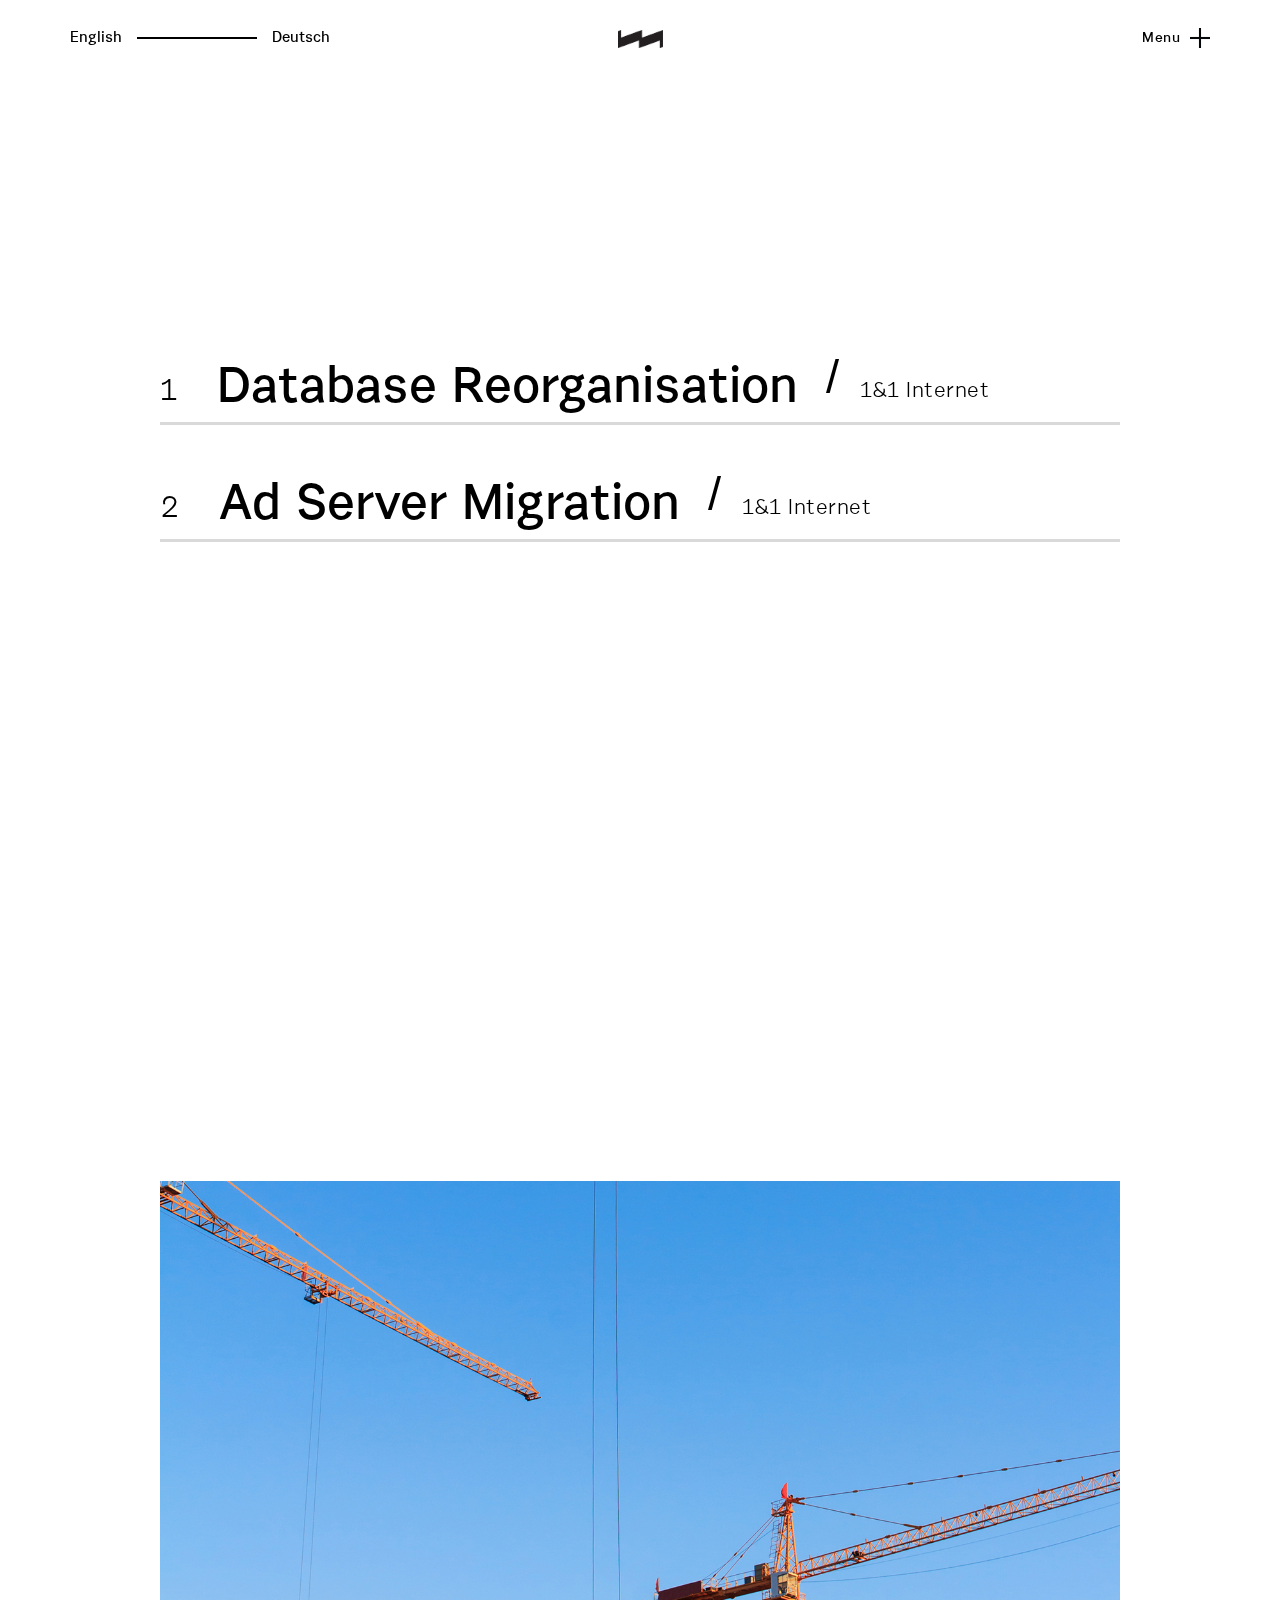
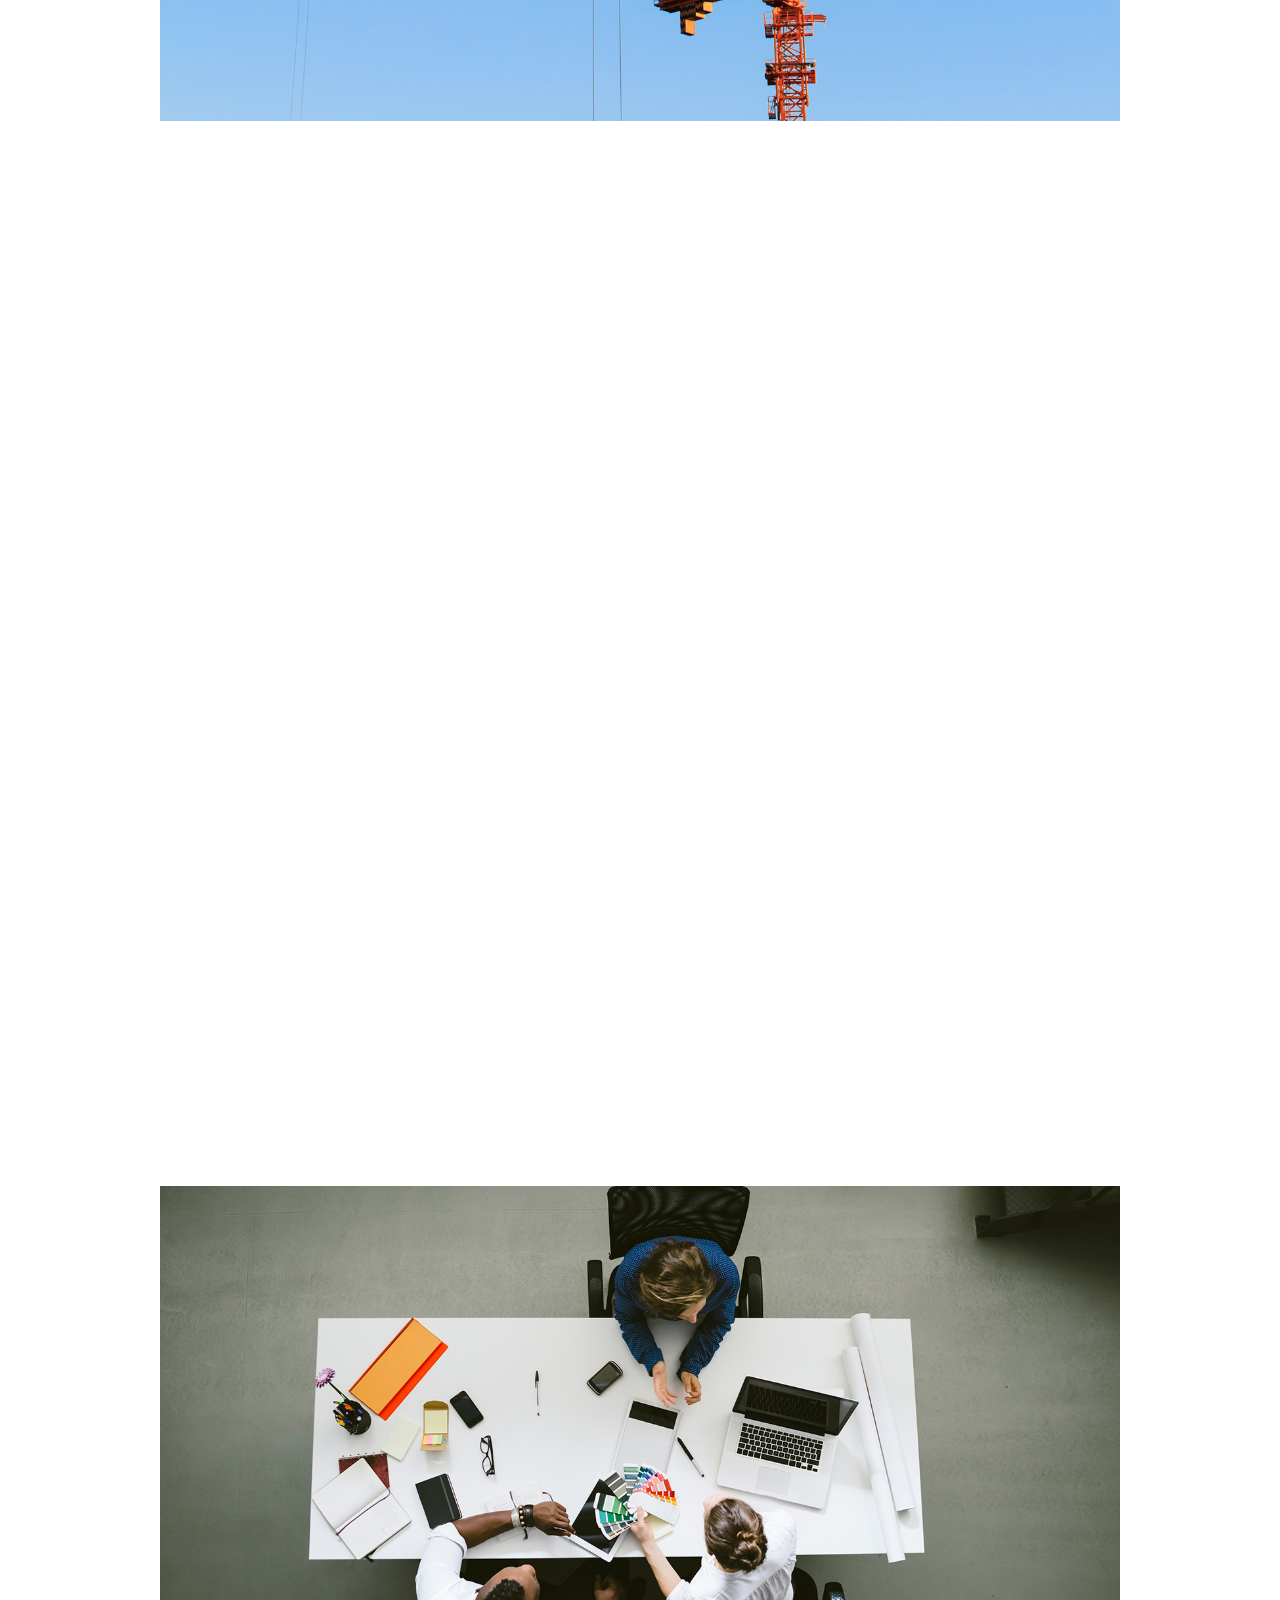
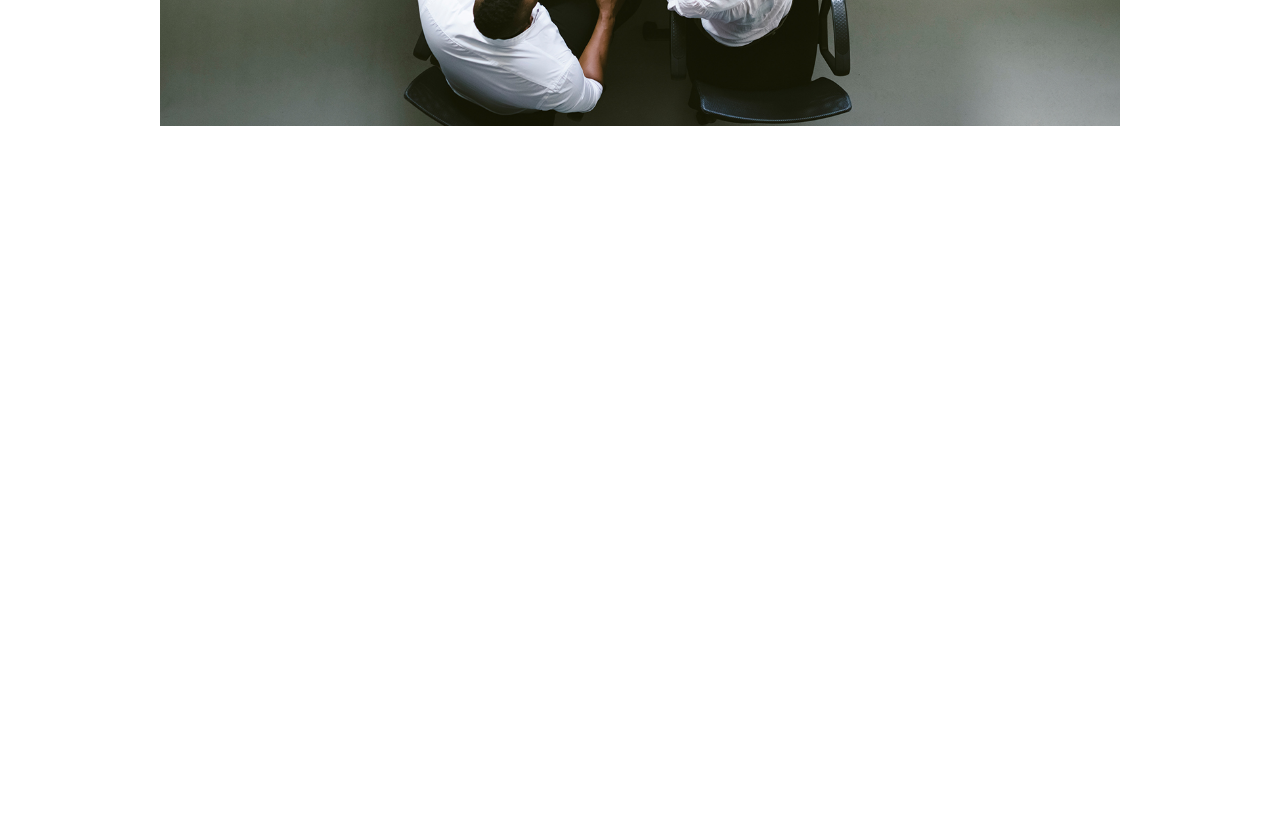
<file: case-studies-en.html>
<!DOCTYPE html>
<!-- This site was created in Webflow. http://www.webflow.com-->
<!-- Last Published: Tue Aug 02 2016 14:41:11 GMT+0000 (UTC) -->
<html data-wf-page="573dcf5c3a41957f6a1b3f67" data-wf-site="57349a95802d136a389dd5fe">
<head>
  <meta charset="utf-8">
  <title>Case Studies</title>
  <meta content="Case Studies" property="og:title">
  <meta content="I work at the intersection of IT and business, helping companies become faster and more efficient. I speed up IT departments and improve communication between technical and non-technical teams." property="og:description">
  <meta content="https://daks2k3a4ib2z.cloudfront.net/57349a95802d136a389dd5fe/57a0a95598136b512c3e9ea0_seo_bg.jpg" property="og:image">
  <meta content="summary" name="twitter:card">
  <meta content="width=device-width, initial-scale=1" name="viewport">
  <meta content="Webflow" name="generator">
  <link href="css/normalize.css" rel="stylesheet" type="text/css">
  <link href="css/webflow.css" rel="stylesheet" type="text/css">
  <link href="css/martin-marcher.webflow.css" rel="stylesheet" type="text/css">
  <script src="js/modernizr.js" type="text/javascript"></script>
  <link href="images/Untitled-5-01.png" rel="shortcut icon" type="image/x-icon">
  <link href="images/favicon-02-01-01.png" rel="apple-touch-icon">
  <!-- Google Tag Manager -->
  <noscript>
    <iframe src="https://www.googletagmanager.com/ns.html?id=GTM-N7G59H" height="0" width="0" style="display:none;visibility:hidden;background-color:rgb(0,0,0);"></iframe>
  </noscript>
  <script>
    (function(w,d,s,l,i){w[l]=w[l]||[];w[l].push({'gtm.start':
    new Date().getTime(),event:'gtm.js'});var f=d.getElementsByTagName(s)[0],
    j=d.createElement(s),dl=l!='dataLayer'?'&l='+l:'';j.async=true;j.src=
    '//www.googletagmanager.com/gtm.js?id='+i+dl;f.parentNode.insertBefore(j,f);
    })(window,document,'script','dataLayer','GTM-N7G59H');
  </script>
  <!-- End Google Tag Manager -->
</head>
<body>
  <div class="navbar w-hidden-medium w-hidden-small w-hidden-tiny w-nav" data-animation="default" data-collapse="all" data-doc-height="1" data-duration="400" data-no-scroll="1">
    <div class="left nav-column w-hidden-small w-hidden-tiny"><a class="english" href="index.html">English</a><img class="line-language" src="images/black_line.png" width="175"><a class="german" href="#">Deutsch</a>
    </div>
    <div class="center nav-column">
      <a class="logo w-nav-brand" href="index.html"><img src="images/Mark.png" width="40">
      </a>
    </div>
    <div class="nav-column right w-clearfix">
      <div class="menu-button w-nav-button" data-ix="nav-icon-spin">
        <div class="menu-text">Menu</div><img class="menu-icon" src="images/black_plus.png" width="17">
      </div>
      <nav class="nav-menu-open w-nav-menu" role="navigation">
        <div class="nav-link-container">
          <div class="nav-link-div w-hidden-main w-hidden-medium">
            <a class="custom-nav-link w-inline-block" href="#">
              <div class="subnav-link">About</div>
            </a>
          </div>
          <div class="nav-link-div w-hidden-main w-hidden-medium">
            <a class="custom-nav-link w-inline-block" href="#">
              <div class="subnav-link">Case Studies</div>
            </a>
          </div>
          <div class="nav-link-div w-hidden-main w-hidden-medium">
            <a class="custom-nav-link w-inline-block" href="#">
              <div class="subnav-link">Contact</div>
            </a>
          </div>
        </div>
        <div class="footer-custom w-hidden-main">
          <div class="footer-text">+43 / 660 / 62 45 103 &nbsp; &nbsp; UID: ATU68801424 &nbsp; &nbsp;&nbsp;
            <br>Rautenkranzgasse &nbsp; &nbsp; 41/1/2 1210 Wien. AUSTRIA</div><a class="grip-link" href="#">SITE BY GRIP</a>
        </div><a class="nav-link w-hidden-small w-hidden-tiny w-nav-link" data-ix="nav-link-icon-turn" href="http://martin-marcher.webflow.io/#about">About</a><a class="nav-link w-hidden-small w-hidden-tiny w-nav-link" href="case-studies-en.html">Case Studies</a><a class="nav-link w-hidden-small w-hidden-tiny w-nav-link" href="contact-en.html">Contact</a>
      </nav>
    </div>
  </div>
  <div class="custom-nav-mobile w-hidden-main">
    <div class="mobile-nav-container">
      <div class="mobile-nav-side-block">
        <a class="logo-div w-inline-block" href="index.html"><img src="images/Mark.png" width="35">
        </a>
      </div>
      <div class="mobile-nav-side-block" data-ix="mobile-nav-drawer-slide">
        <a class="menu-button-mobile-nav w-inline-block" data-ix="mobile-nav-drawer-slide" href="#">
          <div class="menu-text">Menu</div><img class="menu-icon-mobile" src="images/black_plus.png" width="20">
        </a>
      </div>
    </div>
  </div>
  <div class="white-nav-block"></div>
  <div class="menu-drawer-custom">
    <div class="nav-link-custom-1"><a class="nav-link-custom-text" href="#about">About</a>
    </div>
    <div class="custom-nav-line"></div>
    <div class="nav-link-custom-1"><a class="nav-link-custom-text" href="case-studies-en.html">Case Studies</a>
    </div>
    <div class="custom-nav-line"></div>
    <div class="nav-link-custom-1"><a class="nav-link-custom-text" href="contact-en.html">Contact</a>
    </div>
    <div class="custom-nav-line"></div>
  </div>
  <div class="nav-test w-hidden-medium w-hidden-small w-hidden-tiny">
    <div class="left test-menu-button"><a class="english" href="index.html">English</a>
      <div class="line-language"></div><a class="english" href="home-de.html">Deutsch</a>
    </div>
    <div class="test-menu-button">
      <a class="test-logo w-inline-block" href="index.html"><img src="images/Mark.png" width="45">
      </a>
    </div>
    <div class="right test-menu-button">
      <a class="test-link-block w-inline-block" data-ix="nav-icon-spin" href="#">
        <div class="menu-text">Menu</div><img class="menu-icon" src="images/black_plus.png" width="20">
      </a>
    </div>
  </div>
  <div class="mobile-nav-drawer w-hidden-main" data-ix="mobile-nav-position">
    <div class="mobile-nav-link-drawer">
      <div class="mobile-nav-link-container">
        <a class="mobile-nav-link-block w-inline-block" data-ix="nav-menu-link" href="http://martin-marcher.webflow.io/#about_mobile">
          <div class="mobile-nav-text">About</div>
        </a>
        <a class="mobile-nav-link-block w-inline-block" href="case-studies-en.html">
          <div class="mobile-nav-text">Case Studies</div>
        </a>
        <a class="mobile-nav-link-block w-inline-block" href="contact-en.html">
          <div class="mobile-nav-text">Contact</div>
        </a>
        <div class="language-menu-options">
          <div class="menu-language-link-div"><a class="menu-language-link" href="index.html">English</a>
          </div>
          <div class="language-toggle-text">/</div>
          <div class="menu-language-link-div"><a class="menu-language-link" href="home-de.html">Deutsch</a>
          </div>
        </div>
      </div>
      <div class="mobile-nav-footer">
        <div class="mobile-nav-footer-text">+43 / 660 / 62 45 103 &nbsp; &nbsp; UID: ATU68801424</div><a class="address-link mobile" href="https://www.google.com/maps/search/Rautenkranzgasse+41%2F1%2F2+Wien,+NA+Austria+1210/@48.2772157,16.391781,14z/data=!3m1!4b1" target="_blank">Rautenkranzgasse 41/1/2 1210&nbsp;Wien, Austria</a><a class="grip-link" href="http://gripdesign.com/" target="_blank">SITE BY GRIP</a>
      </div>
    </div>
  </div>
  <div class="desktop-nav-drawer w-hidden-medium w-hidden-small w-hidden-tiny" data-ix="desktop-nav-drawer">
    <div class="desktop-drawer-div">
      <a class="desktop-drawer-link w-inline-block" data-ix="nav-menu-link-2" href="http://martin-marcher.webflow.io/#about">
        <div>About</div>
      </a>
      <div class="nav-drawer-line"></div>
      <a class="desktop-drawer-link w-inline-block" data-ix="nav-menu-link-2" href="case-studies-en.html">
        <div>Case Studies</div>
      </a>
      <div class="nav-drawer-line"></div>
      <a class="desktop-drawer-link w-inline-block" data-ix="nav-menu-link-2" href="contact-en.html">
        <div>Contact</div>
      </a>
      <div class="nav-drawer-line"></div>
    </div>
    <div class="desktop-drawer-contact-div"><a class="desktop-drawer-contact-link" href="#">+43 / 660 / 62 45 103</a><a class="desktop-drawer-contact-link" href="#">UID: ATU68801424</a>
    </div>
    <div class="bottom desktop-drawer-contact-div"><a class="desktop-drawer-contact-link" href="https://www.google.com/maps/search/Rautenkranzgasse+41%2F1%2F2+Wien,+NA+Austria+1210/@48.277213,16.391781,14z/data=!3m1!4b1" target="_blank">Rautenkranzgasse 41/1/2 Wien, Austria 1210</a>
    </div>
    <div class="site-by-grip"><a class="site-by-grip" href="http://gripdesign.com/" target="_blank">SITE BY GRIP</a>
    </div>
  </div>
  <div class="case-study flex-parent">
    <a class="case-study-link w-inline-block" data-ix="landing-load-1" href="#project1">
      <div class="case-studies-div">
        <div class="case-study-title number">1</div>
      </div>
      <div class="case-studies-div">
        <div class="case-study-title">Database Reorganisation</div>
      </div>
      <div class="case-studies-div w-hidden-small w-hidden-tiny">
        <div class="heading-1 slash w-hidden-medium w-hidden-small w-hidden-tiny">/</div>
      </div>
      <div class="case-studies-div w-hidden-small w-hidden-tiny">
        <div class="case-studies-services">1&amp;1 Internet</div>
      </div>
    </a>
    <div class="case-study-line" data-ix="landing-load-1"></div>
    <div class="case-studies-div w-hidden-main w-hidden-medium">
      <div class="case-studies-services" data-ix="landing-load-1">1&amp;1 Internet</div>
    </div>
    <a class="case-study-link w-inline-block" data-ix="landing-load-3" href="#project2">
      <div class="case-studies-div">
        <div class="case-study-title number">2</div>
      </div>
      <div class="case-studies-div">
        <div class="case-study-title">Ad Server Migration</div>
      </div>
      <div class="case-studies-div">
        <div class="heading-1 slash w-hidden-medium w-hidden-small w-hidden-tiny">/</div>
      </div>
      <div class="case-studies-div w-hidden-small w-hidden-tiny">
        <div class="case-studies-services">1&amp;1 Internet</div>
      </div>
    </a>
    <div class="case-study-line" data-ix="landing-load-3"></div>
    <div class="case-studies-div w-hidden-main w-hidden-medium">
      <div class="case-studies-services" data-ix="landing-load-5">1&amp;1 Internet</div>
    </div>
  </div>
  <div class="case-study-section-title" id="project1">
    <div class="case-study-link in-page" data-ix="scroll-slide-up-1">
      <div class="case-studies-div">
        <div class="case-study-title number">1</div>
      </div>
      <div class="case-studies-div">
        <div class="case-study-title in-page">Database Reorganisation</div>
      </div>
    </div>
    <div class="case-study-line in-page" data-ix="scroll-slide-up-2"></div>
  </div>
  <div class="case-study-section wide-img">
    <div class="_1 case-study-img-wide"></div>
    <div class="case-study-section first">
      <div class="case-study-section-split numbers text wide-img">
        <div class="case-study-text">
          <h1 class="case-study heading-1" data-ix="scroll-slide-from-left-1">Database Reorganisation</h1>
          <p class="about body-copy numbers" data-ix="scroll-slide-from-left-2">3 months
            <br>2 departments
            <br>6 teams
            <br>90% of issues have faster reaction times
            <br>180 migrated databases</p>
        </div>
      </div>
      <div class="case-study-section-split text w-hidden-main wide-img">
        <div class="case-study-text">
          <h1 class="case-study heading-1 w-hidden-main w-hidden-medium w-hidden-small w-hidden-tiny">Ad Server Migration</h1>
          <p class="about body-copy">In 2014, I reorganised 1&amp;1 Internet’s database structure to reduce tensions between IT teams.
            <br>
            <br>The company’s database administration (DBA) team was flooded with requests from other IT teams in the company. Delivery times on those requests were long which, in turn, stalled other teams. Everyone was unhappy with the situation.
            <br>
            <br>By giving other IT teams within the company access to databases, product and business teams became more agile. The database administration team could also perform better again.</p>
        </div>
      </div>
      <div class="case-study-section-split w-hidden-medium w-hidden-small w-hidden-tiny wide-img" data-ix="scroll-slide-from-right-1">
        <p class="about body-copy">In 2014, I reorganised 1&amp;1 Internet’s database structure to reduce tensions between IT teams.
          <br>
          <br>The company’s database administration (DBA) team was flooded with requests from other IT teams in the company. Delivery times on those requests were long which, in turn, stalled other teams. Everyone was unhappy with the situation.
          <br>
          <br>By giving other IT teams within the company access to databases, product and business teams became more agile. The database administration team could also perform better again.</p>
      </div>
    </div><a class="case-study-full-link w-hidden-main" data-ix="scroll-slide-up-1" href="contact-en.html">Get in Touch</a>
    <div class="alt case-study-line full-link w-hidden-main" data-ix="scroll-slide-up-1"></div><a class="alt case-study-full-link english" data-ix="scroll-slide-up-1" href="https://docs.google.com/document/d/1fSYchbXJAqZwesFS13YyivpL91QnKev-sZ3EAQ97SZ4/pub" target="_blank">View Full Case Study</a>
    <div class="case-study-line full-link" data-ix="scroll-slide-up-1"></div><a class="case-study-full-link w-hidden-medium w-hidden-small w-hidden-tiny" data-ix="scroll-slide-up-1" href="contact-en.html">Get in Touch</a>
    <div class="alt case-study-line full-link w-hidden-medium w-hidden-small w-hidden-tiny" data-ix="scroll-slide-up-1"></div>
  </div>
  <div class="case-study-section-title" id="project2">
    <div class="case-study-link in-page" data-ix="scroll-slide-up-1">
      <div class="case-studies-div">
        <div class="case-study-title number">2</div>
      </div>
      <div class="case-studies-div">
        <div class="case-study-title in-page">Ad Server Migration</div>
      </div>
    </div>
    <div class="case-study-line in-page" data-ix="scroll-slide-up-2"></div>
  </div>
  <div class="bot case-study-section wide-img">
    <div class="case-study-img-wide"></div>
    <div class="case-study-section">
      <div class="bot case-study-section-split text wide-img">
        <div class="case-study-text">
          <h1 class="case-study heading-1" data-ix="scroll-slide-from-left-1">Ad Server Migration</h1>
          <p class="about body-copy numbers" data-ix="scroll-slide-from-left-2">3 years
            <br>12 people
            <br>1.500–2.000 servers
            <br>1 completely new system
            <br>0 significant outages</p>
        </div>
      </div>
      <div class="bottom case-study-section-split text w-hidden-main wide-img">
        <div class="case-study-text">
          <h1 class="case-study heading-1 w-hidden-main w-hidden-medium w-hidden-small w-hidden-tiny">Ad Server Migration</h1>
          <p class="about body-copy">Between 2011 and 2014, I replaced 1&amp;1 Internet’s outdated ad server. 1&amp;1 Internet is a hosting and e-business solution provider whose revenue relies strongly on ad delivery
            <br>.&nbsp;
            <br>We didn’t suffer any significant outages — and we didn’t lose a single person of my 12-person team. The project further shortened the software deployment speed from about a month to around 4 hours and significantly reduced the maintenance effort for the tech department.</p>
        </div>
      </div>
      <div class="case-study-section-split w-hidden-medium w-hidden-small w-hidden-tiny wide-img" data-ix="scroll-slide-from-right-1">
        <p class="about body-copy">Between 2011 and 2014, I replaced 1&amp;1 Internet’s outdated ad server. 1&amp;1 Internet is a hosting and e-business solution provider whose revenue relies strongly on ad delivery
          <br>.
          <br> We didn’t suffer any significant outages — and we didn’t lose a single person of my 12-person team.&nbsp;
          <br> The project further shortened the software deployment speed from about a month to around 4 hours and significantly reduced the maintenance effort for the tech department.</p>
      </div>
    </div><a class="case-study-full-link w-hidden-medium w-hidden-small w-hidden-tiny" data-ix="scroll-slide-up-1" href="contact-en.html">Get in Touch</a>
    <div class="alt case-study-line full-link w-hidden-medium w-hidden-small w-hidden-tiny" data-ix="scroll-slide-up-1"></div><a class="bot case-study-full-link w-hidden-main" data-ix="scroll-slide-up-1" href="contact-en.html">Get in Touch</a>
    <div class="alt case-study-line full-link w-hidden-main" data-ix="scroll-slide-up-1"></div><a class="alt bot case-study-full-link english" data-ix="scroll-slide-up-1" href="https://docs.google.com/document/d/1pplqmcjOFPE5E6gKGIBHpxOKfuwWwlYZe7smscFfztw/pub" target="_blank">View Full Case Study</a>
    <div class="bot case-study-line full-link" data-ix="scroll-slide-up-1"></div>
  </div>
  <script src="https://ajax.googleapis.com/ajax/libs/jquery/2.2.0/jquery.min.js" type="text/javascript"></script>
  <script src="js/webflow.js" type="text/javascript"></script>
  <!--[if lte IE 9]><script src="https://cdnjs.cloudflare.com/ajax/libs/placeholders/3.0.2/placeholders.min.js"></script><![endif]-->
  <!-- Google Tag Manager -->
  <noscript>
    <iframe src="https://www.googletagmanager.com/ns.html?id=GTM-N7G59H" height="0" width="0" style="display:none;visibility:hidden"></iframe>
  </noscript>
  <script>
    (function(w,d,s,l,i){w[l]=w[l]||[];w[l].push({'gtm.start':
    new Date().getTime(),event:'gtm.js'});var f=d.getElementsByTagName(s)[0],
    j=d.createElement(s),dl=l!='dataLayer'?'&l='+l:'';j.async=true;j.src=
    '//www.googletagmanager.com/gtm.js?id='+i+dl;f.parentNode.insertBefore(j,f);
    })(window,document,'script','dataLayer','GTM-N7G59H');
  </script>
  <!-- End Google Tag Manager -->
</body>
</html>
</file>
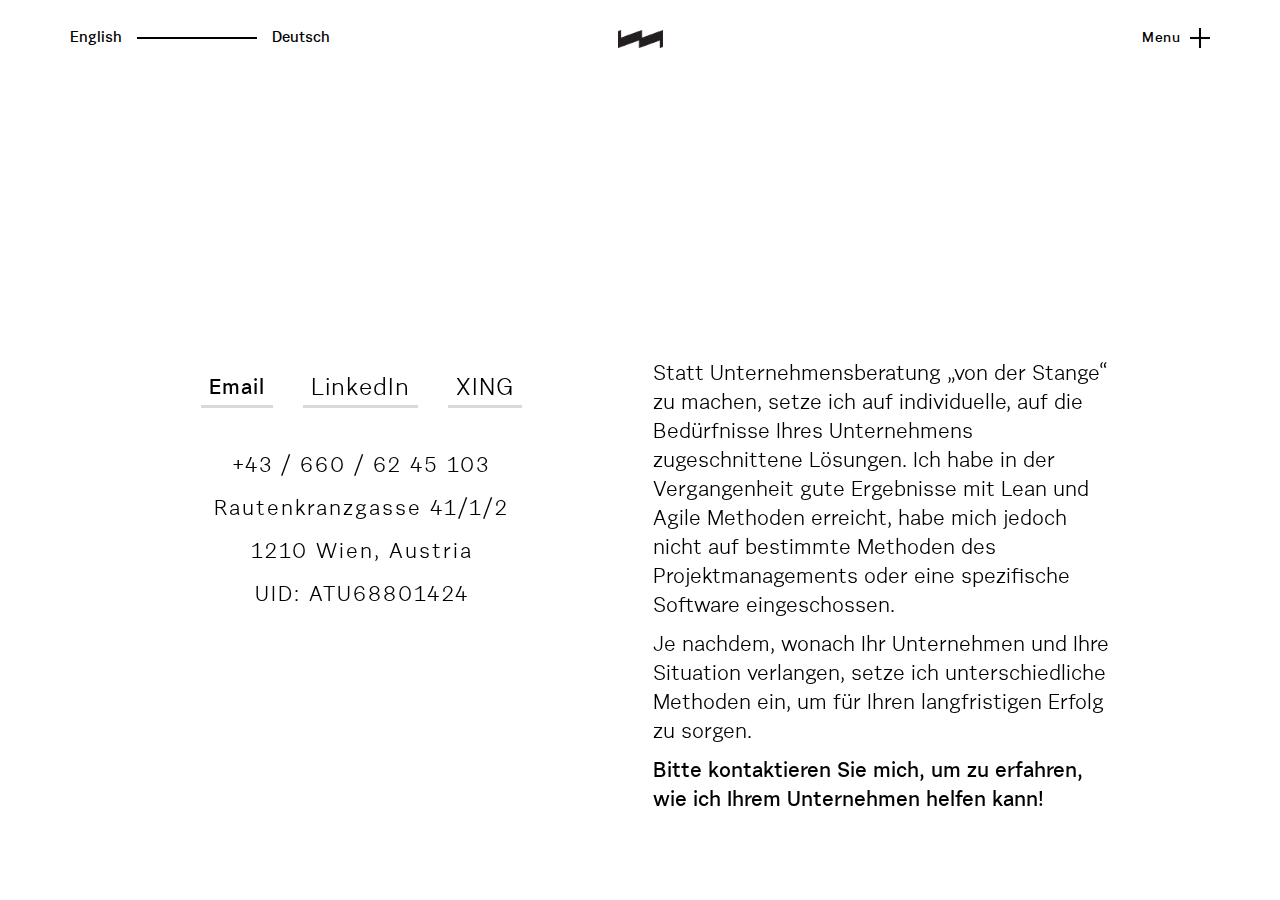
<file: contact-de.html>
<!DOCTYPE html>
<!-- This site was created in Webflow. http://www.webflow.com-->
<!-- Last Published: Tue Aug 02 2016 14:41:11 GMT+0000 (UTC) -->
<html data-wf-page="5761637359a28bfc6865741e" data-wf-site="57349a95802d136a389dd5fe">
<head>
  <meta charset="utf-8">
  <title>Contact</title>
  <meta content="Contact" property="og:title">
  <meta content="I work at the intersection of IT and business, helping companies become faster and more efficient. I speed up IT departments and improve communication between technical and non-technical teams." property="og:description">
  <meta content="https://daks2k3a4ib2z.cloudfront.net/57349a95802d136a389dd5fe/57a0a95598136b512c3e9ea0_seo_bg.jpg" property="og:image">
  <meta content="summary" name="twitter:card">
  <meta content="width=device-width, initial-scale=1" name="viewport">
  <meta content="Webflow" name="generator">
  <link href="css/normalize.css" rel="stylesheet" type="text/css">
  <link href="css/webflow.css" rel="stylesheet" type="text/css">
  <link href="css/martin-marcher.webflow.css" rel="stylesheet" type="text/css">
  <script src="js/modernizr.js" type="text/javascript"></script>
  <link href="images/Untitled-5-01.png" rel="shortcut icon" type="image/x-icon">
  <link href="images/favicon-02-01-01.png" rel="apple-touch-icon">
  <!-- Google Tag Manager -->
  <noscript>
    <iframe src="https://www.googletagmanager.com/ns.html?id=GTM-N7G59H" height="0" width="0" style="display:none;visibility:hidden;background-color:rgb(0,0,0);"></iframe>
  </noscript>
  <script>
    (function(w,d,s,l,i){w[l]=w[l]||[];w[l].push({'gtm.start':
    new Date().getTime(),event:'gtm.js'});var f=d.getElementsByTagName(s)[0],
    j=d.createElement(s),dl=l!='dataLayer'?'&l='+l:'';j.async=true;j.src=
    '//www.googletagmanager.com/gtm.js?id='+i+dl;f.parentNode.insertBefore(j,f);
    })(window,document,'script','dataLayer','GTM-N7G59H');
  </script>
  <!-- End Google Tag Manager -->
</head>
<body>
  <div class="navbar w-hidden-medium w-hidden-small w-hidden-tiny w-nav" data-animation="default" data-collapse="all" data-doc-height="1" data-duration="400" data-no-scroll="1">
    <div class="left nav-column w-hidden-small w-hidden-tiny"><a class="english" href="index.html">English</a><img class="line-language" src="images/black_line.png" width="175"><a class="german" href="#">Deutsch</a>
    </div>
    <div class="center nav-column">
      <a class="logo w-nav-brand" href="index.html"><img src="images/Mark.png" width="40">
      </a>
    </div>
    <div class="nav-column right w-clearfix">
      <div class="menu-button w-nav-button" data-ix="nav-icon-spin">
        <div class="menu-text">Menu</div><img class="menu-icon" src="images/black_plus.png" width="17">
      </div>
      <nav class="nav-menu-open w-nav-menu" role="navigation">
        <div class="nav-link-container">
          <div class="nav-link-div w-hidden-main w-hidden-medium">
            <a class="custom-nav-link w-inline-block" href="#">
              <div class="subnav-link">About</div>
            </a>
          </div>
          <div class="nav-link-div w-hidden-main w-hidden-medium">
            <a class="custom-nav-link w-inline-block" href="#">
              <div class="subnav-link">Case Studies</div>
            </a>
          </div>
          <div class="nav-link-div w-hidden-main w-hidden-medium">
            <a class="custom-nav-link w-inline-block" href="#">
              <div class="subnav-link">Contact</div>
            </a>
          </div>
        </div>
        <div class="footer-custom w-hidden-main">
          <div class="footer-text">+43 / 660 / 62 45 103 &nbsp; &nbsp; UID: ATU68801424 &nbsp; &nbsp;&nbsp;
            <br>Rautenkranzgasse &nbsp; &nbsp; 41/1/2 1210 Wien. AUSTRIA</div><a class="grip-link" href="#">SITE BY GRIP</a>
        </div><a class="nav-link w-hidden-small w-hidden-tiny w-nav-link" data-ix="nav-link-icon-turn" href="http://martin-marcher.webflow.io/#about">About</a><a class="nav-link w-hidden-small w-hidden-tiny w-nav-link" href="case-studies-en.html">Case Studies</a><a class="nav-link w-hidden-small w-hidden-tiny w-nav-link" href="contact-en.html">Contact</a>
      </nav>
    </div>
  </div>
  <div class="nav-test w-hidden-medium w-hidden-small w-hidden-tiny">
    <div class="left test-menu-button"><a class="english" href="index.html">English</a>
      <div class="line-language"></div><a class="english" href="home-de.html">Deutsch</a>
    </div>
    <div class="test-menu-button">
      <a class="test-logo w-inline-block" href="home-de.html"><img src="images/Mark.png" width="45">
      </a>
    </div>
    <div class="right test-menu-button">
      <a class="test-link-block w-inline-block" data-ix="nav-icon-spin" href="#">
        <div class="menu-text">Menu</div><img class="menu-icon" src="images/black_plus.png" width="20">
      </a>
    </div>
  </div>
  <div class="white-nav-block"></div>
  <div class="custom-nav-mobile w-hidden-main">
    <div class="mobile-nav-container">
      <div class="mobile-nav-side-block">
        <a class="logo-div w-inline-block" href="home-de.html"><img src="images/Mark.png" width="35">
        </a>
      </div>
      <div class="mobile-nav-side-block" data-ix="mobile-nav-drawer-slide">
        <a class="menu-button-mobile-nav w-inline-block" data-ix="mobile-nav-drawer-slide" href="#">
          <div class="menu-text">Menu</div><img class="menu-icon-mobile" src="images/black_plus.png" width="20">
        </a>
      </div>
    </div>
  </div>
  <div class="menu-drawer-custom">
    <div class="nav-link-custom-1"><a class="nav-link-custom-text" href="#about">About</a>
    </div>
    <div class="custom-nav-line"></div>
    <div class="nav-link-custom-1"><a class="nav-link-custom-text" href="case-studies-en.html">Case Studies</a>
    </div>
    <div class="custom-nav-line"></div>
    <div class="nav-link-custom-1"><a class="nav-link-custom-text" href="contact-en.html">Contact</a>
    </div>
    <div class="custom-nav-line"></div>
  </div>
  <div class="desktop-nav-drawer w-hidden-medium w-hidden-small w-hidden-tiny" data-ix="desktop-nav-drawer">
    <div class="desktop-drawer-div">
      <a class="desktop-drawer-link w-inline-block" data-ix="nav-menu-link-2" href="http://martin-marcher.webflow.io/home-de#about">
        <div>About</div>
      </a>
      <div class="nav-drawer-line"></div>
      <a class="desktop-drawer-link w-inline-block" data-ix="nav-menu-link-2" href="case-studies-de.html">
        <div>Case Studies</div>
      </a>
      <div class="nav-drawer-line"></div>
      <a class="desktop-drawer-link w-inline-block" data-ix="nav-menu-link-2" href="contact-de.html">
        <div>Kontakt</div>
      </a>
      <div class="nav-drawer-line"></div>
    </div>
    <div class="desktop-drawer-contact-div"><a class="desktop-drawer-contact-link" href="#">+43 / 660 / 62 45 103</a><a class="desktop-drawer-contact-link" href="#">UID: ATU68801424</a>
    </div>
    <div class="bottom desktop-drawer-contact-div"><a class="desktop-drawer-contact-link" href="https://www.google.com/maps/search/Rautenkranzgasse+41%2F1%2F2+Wien,+NA+Austria+1210/@48.277213,16.391781,14z/data=!3m1!4b1" target="_blank">Rautenkranzgasse 41/1/1 Wien, Austria 1210</a>
    </div>
    <div class="site-by-grip"><a class="site-by-grip" href="http://gripdesign.com/" target="_blank">SITE BY GRIP</a>
    </div>
  </div>
  <div class="mobile-nav-drawer w-hidden-main" data-ix="mobile-nav-position">
    <div class="mobile-nav-link-drawer">
      <div class="mobile-nav-link-container">
        <a class="mobile-nav-link-block w-inline-block" data-ix="nav-menu-link" href="http://martin-marcher.webflow.io/home-de#about_mobile">
          <div class="mobile-nav-text">About</div>
        </a>
        <a class="mobile-nav-link-block w-inline-block" href="case-studies-de.html">
          <div class="mobile-nav-text">Case Studies</div>
        </a>
        <a class="mobile-nav-link-block w-inline-block" href="contact-de.html">
          <div class="mobile-nav-text">Kontakt</div>
        </a>
        <div class="language-menu-options">
          <div class="menu-language-link-div"><a class="menu-language-link" href="index.html">English</a>
          </div>
          <div class="language-toggle-text">/</div>
          <div class="menu-language-link-div"><a class="menu-language-link" href="home-de.html">Deutsch</a>
          </div>
        </div>
      </div>
      <div class="mobile-nav-footer">
        <div class="mobile-nav-footer-text">+43 / 660 / 62 45 103 &nbsp; &nbsp; UID: ATU68801424</div><a class="address-link mobile" href="https://www.google.com/maps/search/Rautenkranzgasse+41%2F1%2F2+Wien,+NA+Austria+1210/@48.2772157,16.391781,14z/data=!3m1!4b1" target="_blank">Rautenkranzgasse 41/1/2 1210&nbsp;Wien, Austria</a><a class="grip-link" href="http://gripdesign.com/" target="_blank">SITE BY GRIP</a>
      </div>
    </div>
  </div>
  <div class="contact desktop flex-parent w-hidden-medium w-hidden-small w-hidden-tiny">
    <div class="contact-right side-blocks">
      <div class="contact-link-div top" data-ix="landing-load-1"><a class="email-link" href="mailto:hello@martinmarcher.com">Email</a><a class="email-link linkedin" href="https://www.linkedin.com/in/martinmarcher" target="_blank">LinkedIn</a><a class="email-link xing" href="https://www.xing.com/profile/Martin_Marcher" target="_blank">XING</a>
      </div>
      <div class="_2 contact-link-div" data-ix="landing-load-2"><a class="contact-link" href="#">+43 / 660 / 62 45 103</a><a class="contact-link" href="https://www.google.com/maps/search/Rautenkranzgasse+41%2F1%2F2+Wien,+NA+Austria+1210/@48.2772157,16.391781,14z/data=!3m1!4b1" target="_blank">Rautenkranzgasse 41/1/2</a><a class="contact-link" href="https://www.google.com/maps/search/Rautenkranzgasse+41%2F1%2F2+Wien,+NA+Austria+1210/@48.2772157,16.391781,14z/data=!3m1!4b1" target="_blank">1210&nbsp;Wien, Austria</a><a class="contact-link" href="#">UID: ATU68801424</a>
      </div>
    </div>
    <div class="contact side-blocks">
      <p class="big body-copy contact" data-ix="landing-load-1">Statt Unternehmensberatung „von der Stange“ zu machen, setze ich auf individuelle, auf die Bedürfnisse Ihres Unternehmens zugeschnittene Lösungen. Ich habe in der Vergangenheit gute Ergebnisse mit Lean und Agile Methoden erreicht, habe mich jedoch nicht auf bestimmte Methoden des Projektmanagements oder eine spezifische Software eingeschossen.</p>
      <p class="big body-copy contact" data-ix="landing-load-2">Je nachdem, wonach Ihr Unternehmen und Ihre Situation verlangen, setze ich unterschiedliche Methoden ein, um für Ihren langfristigen Erfolg zu sorgen.</p>
      <p class="big body-copy contact last" data-ix="landing-load-3">Bitte kontaktieren Sie mich, um zu erfahren, wie ich Ihrem Unternehmen helfen kann!</p>
    </div>
  </div>
  <div class="desktop flex-parent w-hidden-main">
    <div class="contact-right side-blocks">
      <div class="contact-link-div">
        <div class="contact-mobile-link-div"><a class="email-link" data-ix="landing-load-1" href="mailto:hello@martinmarcher.com">Email</a>
        </div>
        <div class="contact-mobile-link-div"><a class="email-link linkedin" data-ix="landing-load-2" href="http://www.linkedin.com/in/martinmarcher" target="_blank">LinkedIn</a>
        </div>
      </div><a class="contact-link" data-ix="landing-load-4" href="tel:+43 660 62 45 103">+43 / 660 / 62 45 103</a><a class="contact-link" data-ix="landing-load-5" href="https://www.google.com/maps/place/Rautenkranzgasse+41,+1210+Wien,+Austria/@48.2512345,16.4084139,17z/data=!3m1!4b1!4m5!3m4!1s0x476d068951e78015:0x3013da9750471ebe!8m2!3d48.2512345!4d16.4106079" target="_blank">Rautenkranzgasse 41/1/2</a><a class="contact-link" data-ix="landing-load-6" href="https://www.google.com/maps/place/Rautenkranzgasse+41,+1210+Wien,+Austria/@48.2512345,16.4084139,17z/data=!3m1!4b1!4m5!3m4!1s0x476d068951e78015:0x3013da9750471ebe!8m2!3d48.2512345!4d16.4106079" target="_blank">1210 Wien, AUSTRIA</a><a class="contact-link" data-ix="landing-load-7" href="#">UID: ATU68801424</a>
    </div>
    <div class="contact side-blocks">
      <p class="big body-copy top" data-ix="landing-load-8">Statt Unternehmensberatung „von der Stange“ zu machen, setze ich auf individuelle, auf die Bedürfnisse Ihres Unternehmens zugeschnittene Lösungen. Ich habe in der Vergangenheit gute Ergebnisse mit Lean und Agile Methoden erreicht, habe mich jedoch nicht auf bestimmte Methoden des Projektmanagements oder eine spezifische Software eingeschossen.</p>
      <p class="big body-copy top" data-ix="landing-load-8">Je nachdem, wonach Ihr Unternehmen und Ihre Situation verlangen, setze ich unterschiedliche Methoden ein, um für Ihren langfristigen Erfolg zu sorgen.</p>
      <p class="big body-copy bottom" data-ix="landing-load-8">Bitte kontaktieren Sie mich, um zu erfahren, wie ich Ihrem Unternehmen helfen kann!</p>
    </div>
  </div>
  <script src="https://ajax.googleapis.com/ajax/libs/jquery/2.2.0/jquery.min.js" type="text/javascript"></script>
  <script src="js/webflow.js" type="text/javascript"></script>
  <!--[if lte IE 9]><script src="https://cdnjs.cloudflare.com/ajax/libs/placeholders/3.0.2/placeholders.min.js"></script><![endif]-->
  <!-- Google Tag Manager -->
  <noscript>
    <iframe src="https://www.googletagmanager.com/ns.html?id=GTM-N7G59H" height="0" width="0" style="display:none;visibility:hidden"></iframe>
  </noscript>
  <script>
    (function(w,d,s,l,i){w[l]=w[l]||[];w[l].push({'gtm.start':
    new Date().getTime(),event:'gtm.js'});var f=d.getElementsByTagName(s)[0],
    j=d.createElement(s),dl=l!='dataLayer'?'&l='+l:'';j.async=true;j.src=
    '//www.googletagmanager.com/gtm.js?id='+i+dl;f.parentNode.insertBefore(j,f);
    })(window,document,'script','dataLayer','GTM-N7G59H');
  </script>
  <!-- End Google Tag Manager -->
</body>
</html>
</file>
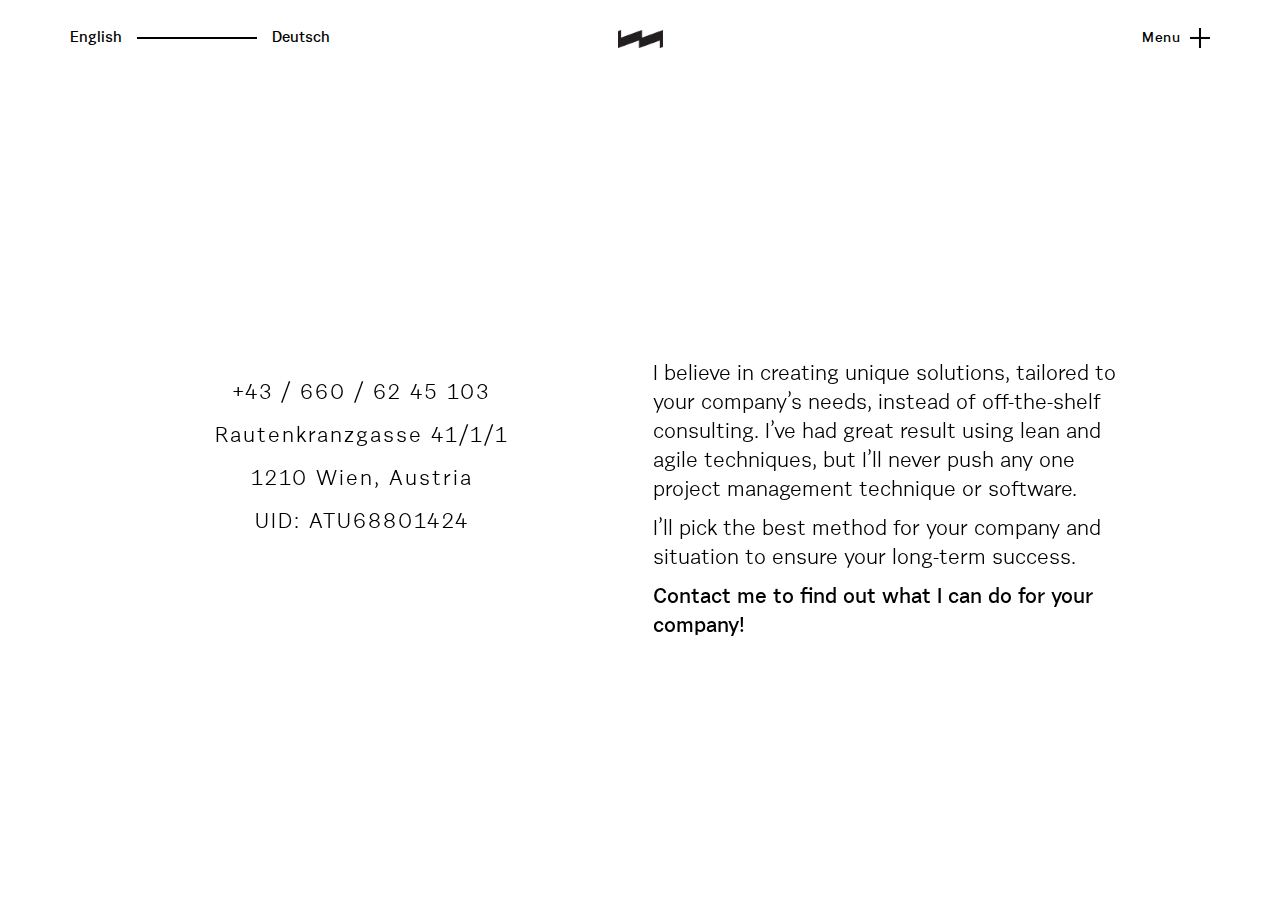
<file: contact-en.html>
<!DOCTYPE html>
<!-- This site was created in Webflow. http://www.webflow.com-->
<!-- Last Published: Tue Aug 02 2016 14:41:11 GMT+0000 (UTC) -->
<html data-wf-page="573dcf5c3a41957f6a1b3f68" data-wf-site="57349a95802d136a389dd5fe">
<head>
  <meta charset="utf-8">
  <title>Contact</title>
  <meta content="Contact" property="og:title">
  <meta content="I work at the intersection of IT and business, helping companies become faster and more efficient. I speed up IT departments and improve communication between technical and non-technical teams." property="og:description">
  <meta content="https://daks2k3a4ib2z.cloudfront.net/57349a95802d136a389dd5fe/57a0a95598136b512c3e9ea0_seo_bg.jpg" property="og:image">
  <meta content="summary" name="twitter:card">
  <meta content="width=device-width, initial-scale=1" name="viewport">
  <meta content="Webflow" name="generator">
  <link href="css/normalize.css" rel="stylesheet" type="text/css">
  <link href="css/webflow.css" rel="stylesheet" type="text/css">
  <link href="css/martin-marcher.webflow.css" rel="stylesheet" type="text/css">
  <script src="js/modernizr.js" type="text/javascript"></script>
  <link href="images/Untitled-5-01.png" rel="shortcut icon" type="image/x-icon">
  <link href="images/favicon-02-01-01.png" rel="apple-touch-icon">
  <!-- Google Tag Manager -->
  <noscript>
    <iframe src="https://www.googletagmanager.com/ns.html?id=GTM-N7G59H" height="0" width="0" style="display:none;visibility:hidden;background-color:rgb(0,0,0);"></iframe>
  </noscript>
  <script>
    (function(w,d,s,l,i){w[l]=w[l]||[];w[l].push({'gtm.start':
    new Date().getTime(),event:'gtm.js'});var f=d.getElementsByTagName(s)[0],
    j=d.createElement(s),dl=l!='dataLayer'?'&l='+l:'';j.async=true;j.src=
    '//www.googletagmanager.com/gtm.js?id='+i+dl;f.parentNode.insertBefore(j,f);
    })(window,document,'script','dataLayer','GTM-N7G59H');
  </script>
  <!-- End Google Tag Manager -->
</head>
<body>
  <div class="navbar w-hidden-medium w-hidden-small w-hidden-tiny w-nav" data-animation="default" data-collapse="all" data-doc-height="1" data-duration="400" data-no-scroll="1">
    <div class="left nav-column w-hidden-small w-hidden-tiny"><a class="english" href="index.html">English</a><img class="line-language" src="images/black_line.png" width="175"><a class="german" href="#">Deutsch</a>
    </div>
    <div class="center nav-column">
      <a class="logo w-nav-brand" href="index.html"><img src="images/Mark.png" width="40">
      </a>
    </div>
    <div class="nav-column right w-clearfix">
      <div class="menu-button w-nav-button" data-ix="nav-icon-spin">
        <div class="menu-text">Menu</div><img class="menu-icon" src="images/black_plus.png" width="17">
      </div>
      <nav class="nav-menu-open w-nav-menu" role="navigation">
        <div class="nav-link-container">
          <div class="nav-link-div w-hidden-main w-hidden-medium">
            <a class="custom-nav-link w-inline-block" href="#">
              <div class="subnav-link">About</div>
            </a>
          </div>
          <div class="nav-link-div w-hidden-main w-hidden-medium">
            <a class="custom-nav-link w-inline-block" href="#">
              <div class="subnav-link">Case Studies</div>
            </a>
          </div>
          <div class="nav-link-div w-hidden-main w-hidden-medium">
            <a class="custom-nav-link w-inline-block" href="#">
              <div class="subnav-link">Contact</div>
            </a>
          </div>
        </div>
        <div class="footer-custom w-hidden-main">
          <div class="footer-text">+43 / 660 / 62 45 103 &nbsp; &nbsp; UID: ATU68801424 &nbsp; &nbsp;&nbsp;
            <br>Rautenkranzgasse &nbsp; &nbsp; 41/1/1 1210 Wien. AUSTRIA</div><a class="grip-link" href="#">SITE BY GRIP</a>
        </div><a class="nav-link w-hidden-small w-hidden-tiny w-nav-link" data-ix="nav-link-icon-turn" href="http://martin-marcher.webflow.io/#about">About</a><a class="nav-link w-hidden-small w-hidden-tiny w-nav-link" href="case-studies-en.html">Case Studies</a><a class="nav-link w-hidden-small w-hidden-tiny w-nav-link" href="contact-en.html">Contact</a>
      </nav>
    </div>
  </div>
  <div class="custom-nav-mobile w-hidden-main">
    <div class="mobile-nav-container">
      <div class="mobile-nav-side-block">
        <a class="logo-div w-inline-block" href="index.html"><img src="images/Mark.png" width="35">
        </a>
      </div>
      <div class="mobile-nav-side-block" data-ix="mobile-nav-drawer-slide">
        <a class="menu-button-mobile-nav w-inline-block" data-ix="mobile-nav-drawer-slide" href="#">
          <div class="menu-text">Menu</div><img class="menu-icon-mobile" src="images/black_plus.png" width="20">
        </a>
      </div>
    </div>
  </div>
  <div class="white-nav-block"></div>
  <div class="menu-drawer-custom">
    <div class="nav-link-custom-1"><a class="nav-link-custom-text" href="#about">About</a>
    </div>
    <div class="custom-nav-line"></div>
    <div class="nav-link-custom-1"><a class="nav-link-custom-text" href="case-studies-en.html">Case Studies</a>
    </div>
    <div class="custom-nav-line"></div>
    <div class="nav-link-custom-1"><a class="nav-link-custom-text" href="contact-en.html">Contact</a>
    </div>
    <div class="custom-nav-line"></div>
  </div>
  <div class="nav-test w-hidden-medium w-hidden-small w-hidden-tiny">
    <div class="left test-menu-button"><a class="english" href="index.html">English</a>
      <div class="line-language"></div><a class="english" href="home-de.html">Deutsch</a>
    </div>
    <div class="test-menu-button">
      <a class="test-logo w-inline-block" href="index.html"><img src="images/Mark.png" width="45">
      </a>
    </div>
    <div class="right test-menu-button">
      <a class="test-link-block w-inline-block" data-ix="nav-icon-spin" href="#">
        <div class="menu-text">Menu</div><img class="menu-icon" src="images/black_plus.png" width="20">
      </a>
    </div>
  </div>
  <div class="desktop-nav-drawer w-hidden-medium w-hidden-small w-hidden-tiny" data-ix="desktop-nav-drawer">
    <div class="desktop-drawer-div">
      <a class="desktop-drawer-link w-inline-block" data-ix="nav-menu-link-2" href="http://martin-marcher.webflow.io/#about">
        <div>About</div>
      </a>
      <div class="nav-drawer-line"></div>
      <a class="desktop-drawer-link w-inline-block" data-ix="nav-menu-link-2" href="case-studies-en.html">
        <div>Case Studies</div>
      </a>
      <div class="nav-drawer-line"></div>
      <a class="desktop-drawer-link w-inline-block" data-ix="nav-menu-link-2" href="contact-en.html">
        <div>Contact</div>
      </a>
      <div class="nav-drawer-line"></div>
    </div>
    <div class="desktop-drawer-contact-div"><a class="desktop-drawer-contact-link" href="#">+43 / 660 / 62 45 103</a><a class="desktop-drawer-contact-link" href="#">UID: ATU68801424</a>
    </div>
    <div class="bottom desktop-drawer-contact-div"><a class="desktop-drawer-contact-link" href="https://www.google.com/maps/search/Rautenkranzgasse+41%2F1%2F1+Wien,+NA+Austria+1210/@48.277213,16.391781,14z/data=!3m1!4b1" target="_blank">Rautenkranzgasse 41/1/1 Wien, Austria 1210</a>
    </div>
    <div class="site-by-grip"><a class="site-by-grip" href="http://gripdesign.com/" target="_blank">SITE BY GRIP</a>
    </div>
  </div>
  <div class="mobile-nav-drawer w-hidden-main" data-ix="mobile-nav-position">
    <div class="mobile-nav-link-drawer">
      <div class="mobile-nav-link-container">
        <a class="mobile-nav-link-block w-inline-block" data-ix="nav-menu-link" href="http://martin-marcher.webflow.io/#about_mobile">
          <div class="mobile-nav-text">About</div>
        </a>
        <a class="mobile-nav-link-block w-inline-block" href="case-studies-en.html">
          <div class="mobile-nav-text">Case Studies</div>
        </a>
        <a class="mobile-nav-link-block w-inline-block" href="contact-en.html">
          <div class="mobile-nav-text">Contact</div>
        </a>
        <div class="language-menu-options">
          <div class="menu-language-link-div"><a class="menu-language-link" href="index.html">English</a>
          </div>
          <div class="language-toggle-text">/</div>
          <div class="menu-language-link-div"><a class="menu-language-link" href="home-de.html">Deutsch</a>
          </div>
        </div>
      </div>
      <div class="mobile-nav-footer">
        <div class="mobile-nav-footer-text">+43 / 660 / 62 45 103 &nbsp; &nbsp; UID: ATU68801424</div><a class="address-link mobile" href="https://www.google.com/maps/search/Rautenkranzgasse+41%2F1%2F1+Wien,+NA+Austria+1210/@48.2772157,16.391781,14z/data=!3m1!4b1" target="_blank">Rautenkranzgasse 41/1/1 1210&nbsp;Wien, Austria</a><a class="grip-link" href="http://gripdesign.com/" target="_blank">SITE BY GRIP</a>
      </div>
    </div>
  </div>
  <div class="contact desktop flex-parent w-hidden-medium w-hidden-small w-hidden-tiny">
    <div class="contact-right side-blocks">
      <div class="_2 contact-link-div" data-ix="landing-load-2"><a class="contact-link" href="#">+43 / 660 / 62 45 103</a><a class="contact-link" href="https://www.google.com/maps/search/Rautenkranzgasse+41%2F1%2F1+Wien,+NA+Austria+1210/@48.2772157,16.391781,14z/data=!3m1!4b1" target="_blank">Rautenkranzgasse 41/1/1</a><a class="contact-link" href="https://www.google.com/maps/search/Rautenkranzgasse+41%2F1%2F2+Wien,+NA+Austria+1210/@48.2772157,16.391781,14z/data=!3m1!4b1" target="_blank">1210&nbsp;Wien, Austria</a><a class="contact-link" href="#">UID: ATU68801424</a>
      </div>
    </div>
    <div class="contact side-blocks">
      <p class="big body-copy contact" data-ix="landing-load-1">I believe in creating unique solutions, tailored to your company’s needs, instead of off-the-shelf consulting. I’ve had great result using lean and agile techniques, but I’ll never push any one project management technique or software.</p>
      <p class="big body-copy contact" data-ix="landing-load-2">I’ll pick the best method for your company and situation to ensure your long-term success.&nbsp;</p>
      <p class="big body-copy contact last" data-ix="landing-load-3">Contact me to find out what I can do for your company!</p>
    </div>
  </div>
  <div class="desktop flex-parent w-hidden-main">
    <div class="contact-right side-blocks">
      <div class="contact-link-div">
        <div class="contact-mobile-link-div"><a class="email-link" data-ix="landing-load-1" href="mailto:hello@martinmarcher.com">Email Me</a>
        </div>
        <div class="contact-mobile-link-div"><a class="email-link linkedin" data-ix="landing-load-2" href="http://www.linkedin.com/in/martinmarcher" target="_blank">LinkedIn</a>
        </div>
      </div><a class="contact-link" data-ix="landing-load-4" href="tel:+43 660 62 45 103">+43 / 660 / 62 45 103</a><a class="contact-link" data-ix="landing-load-5" href="https://www.google.com/maps/place/Rautenkranzgasse+41,+1210+Wien,+Austria/@48.2512345,16.4084139,17z/data=!3m1!4b1!4m5!3m4!1s0x476d068951e78015:0x3013da9750471ebe!8m2!3d48.2512345!4d16.4106079" target="_blank">Rautenkranzgasse 41/1/1</a><a class="contact-link" data-ix="landing-load-6" href="https://www.google.com/maps/place/Rautenkranzgasse+41,+1210+Wien,+Austria/@48.2512345,16.4084139,17z/data=!3m1!4b1!4m5!3m4!1s0x476d068951e78015:0x3013da9750471ebe!8m2!3d48.2512345!4d16.4106079" target="_blank">1210 Wien, AUSTRIA</a><a class="contact-link" data-ix="landing-load-7" href="#">UID: ATU68801424</a>
    </div>
    <div class="contact side-blocks">
      <p class="big body-copy top" data-ix="landing-load-8">I believe in creating unique solutions, tailored to your company’s needs, instead of off-the-shelf consulting. I’ve had great result using lean and agile techniques, but I’ll never push any one project management technique or software.</p>
      <p class="big body-copy top" data-ix="landing-load-8">I’ll pick the best method for your company and situation to ensure your long-term success.</p>
      <p class="big body-copy bottom" data-ix="landing-load-8">Contact me to find out what I can do for your company!</p>
    </div>
  </div>
  <script src="https://ajax.googleapis.com/ajax/libs/jquery/2.2.0/jquery.min.js" type="text/javascript"></script>
  <script src="js/webflow.js" type="text/javascript"></script>
  <!--[if lte IE 9]><script src="https://cdnjs.cloudflare.com/ajax/libs/placeholders/3.0.2/placeholders.min.js"></script><![endif]-->
  <!-- Google Tag Manager -->
  <noscript>
    <iframe src="https://www.googletagmanager.com/ns.html?id=GTM-N7G59H" height="0" width="0" style="display:none;visibility:hidden"></iframe>
  </noscript>
  <script>
    (function(w,d,s,l,i){w[l]=w[l]||[];w[l].push({'gtm.start':
    new Date().getTime(),event:'gtm.js'});var f=d.getElementsByTagName(s)[0],
    j=d.createElement(s),dl=l!='dataLayer'?'&l='+l:'';j.async=true;j.src=
    '//www.googletagmanager.com/gtm.js?id='+i+dl;f.parentNode.insertBefore(j,f);
    })(window,document,'script','dataLayer','GTM-N7G59H');
  </script>
  <!-- End Google Tag Manager -->
</body>
</html>
</file>
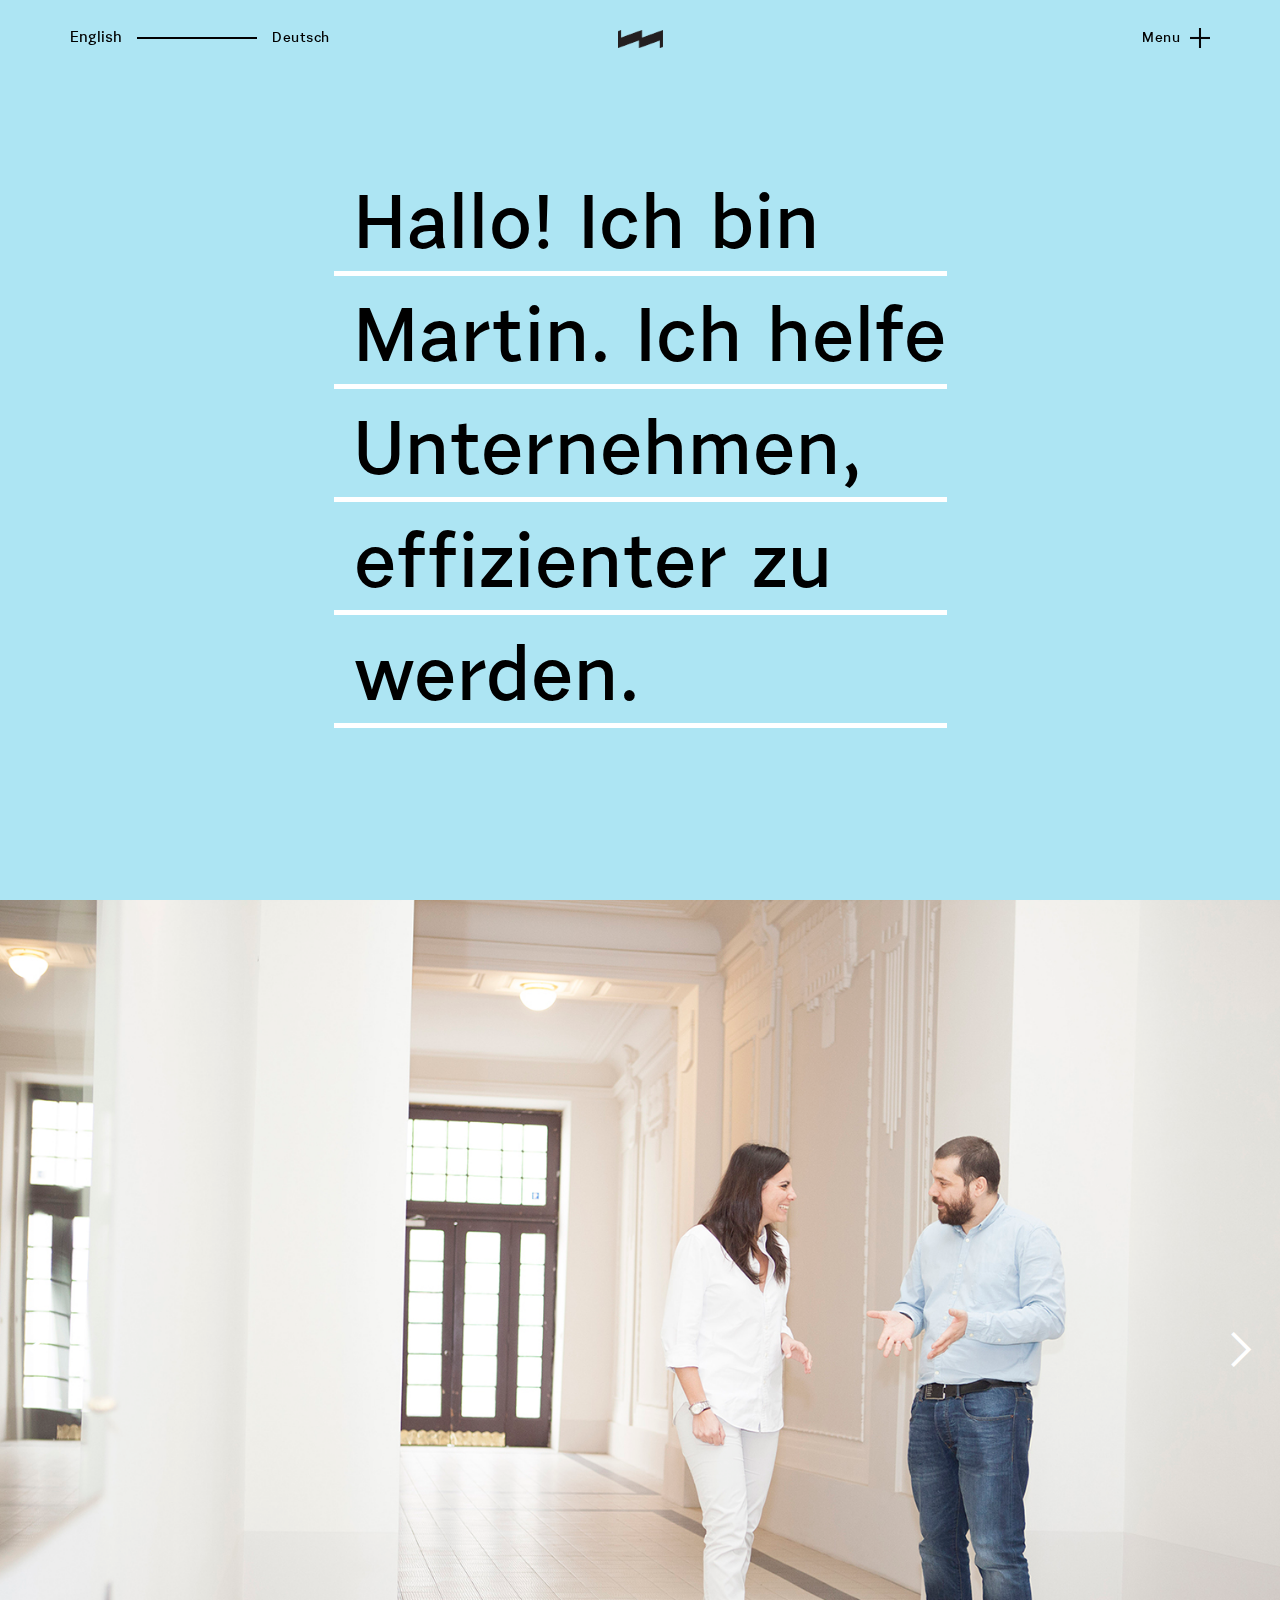
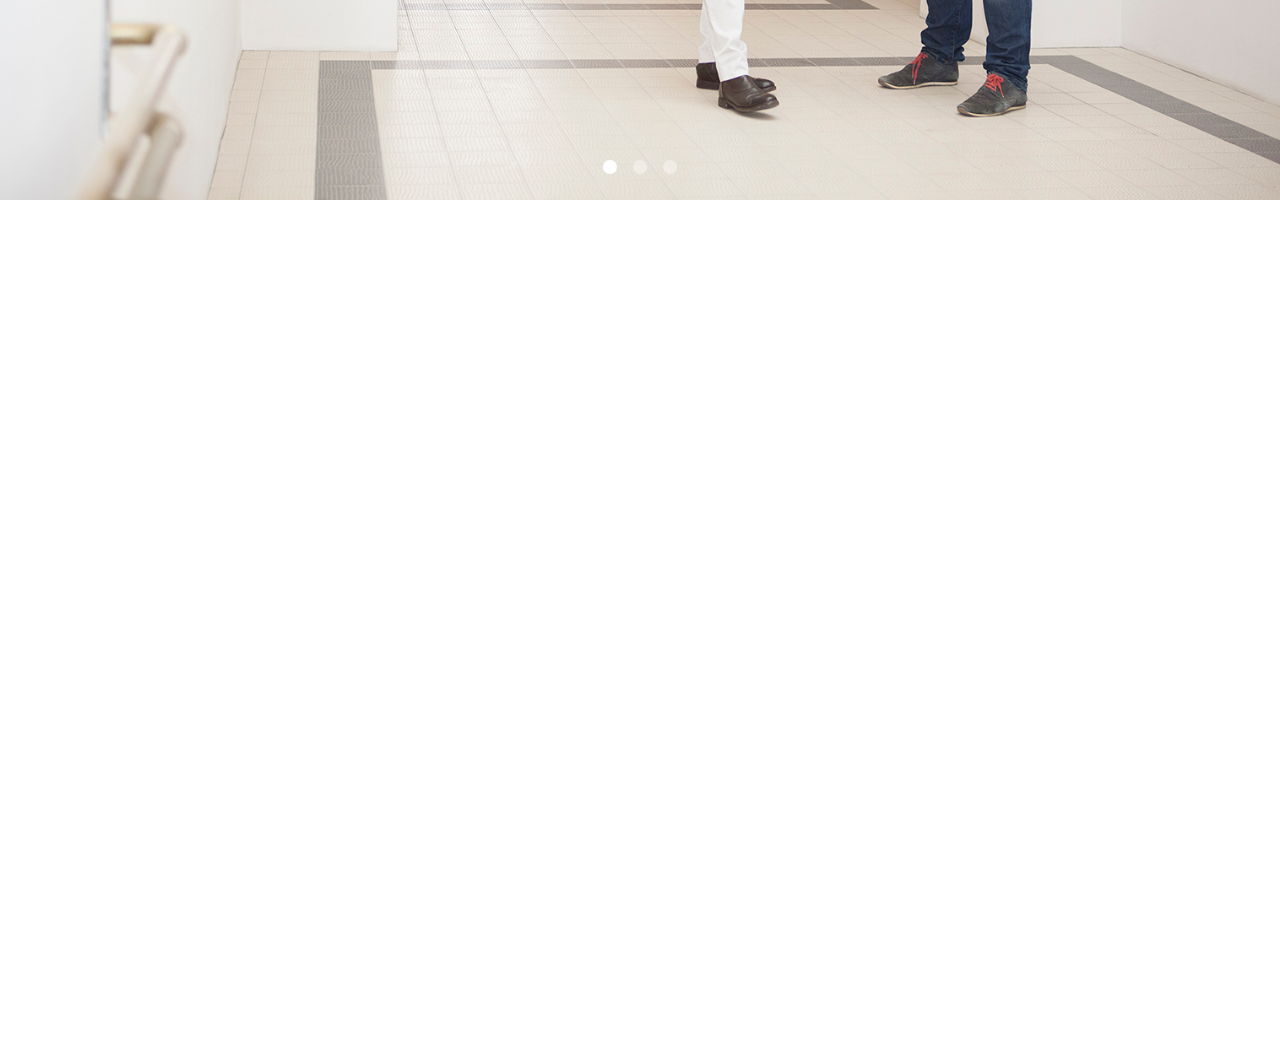
<file: home-de.html>
<!DOCTYPE html>
<!-- This site was created in Webflow. http://www.webflow.com-->
<!-- Last Published: Tue Aug 02 2016 14:41:11 GMT+0000 (UTC) -->
<html data-wf-page="5761604359a28bfc68657005" data-wf-site="57349a95802d136a389dd5fe">
<head>
  <meta charset="utf-8">
  <title>Martin Marcher</title>
  <meta content="Martin Marcher" property="og:title">
  <meta content="I work at the intersection of IT and business, helping companies become faster and more efficient. I speed up IT departments and improve communication between technical and non-technical teams." property="og:description">
  <meta content="https://daks2k3a4ib2z.cloudfront.net/57349a95802d136a389dd5fe/57a0a95598136b512c3e9ea0_seo_bg.jpg" property="og:image">
  <meta content="summary" name="twitter:card">
  <meta content="width=device-width, initial-scale=1" name="viewport">
  <meta content="Webflow" name="generator">
  <link href="css/normalize.css" rel="stylesheet" type="text/css">
  <link href="css/webflow.css" rel="stylesheet" type="text/css">
  <link href="css/martin-marcher.webflow.css" rel="stylesheet" type="text/css">
  <script src="js/modernizr.js" type="text/javascript"></script>
  <link href="images/Untitled-5-01.png" rel="shortcut icon" type="image/x-icon">
  <link href="images/favicon-02-01-01.png" rel="apple-touch-icon">
  <!-- Google Tag Manager -->
  <noscript>
    <iframe src="https://www.googletagmanager.com/ns.html?id=GTM-N7G59H" height="0" width="0" style="display:none;visibility:hidden;background-color:rgb(0,0,0);"></iframe>
  </noscript>
  <script>
    (function(w,d,s,l,i){w[l]=w[l]||[];w[l].push({'gtm.start':
    new Date().getTime(),event:'gtm.js'});var f=d.getElementsByTagName(s)[0],
    j=d.createElement(s),dl=l!='dataLayer'?'&l='+l:'';j.async=true;j.src=
    '//www.googletagmanager.com/gtm.js?id='+i+dl;f.parentNode.insertBefore(j,f);
    })(window,document,'script','dataLayer','GTM-N7G59H');
  </script>
  <!-- End Google Tag Manager -->
</head>
<body class="body">
  <div class="custom-nav-mobile w-hidden-main">
    <div class="mobile-nav-container">
      <div class="mobile-nav-side-block">
        <a class="logo-div w-inline-block" href="home-de.html"><img src="images/Mark.png" width="35">
        </a>
      </div>
      <div class="mobile-nav-side-block" data-ix="mobile-nav-drawer-slide">
        <a class="menu-button-mobile-nav w-inline-block" data-ix="mobile-nav-drawer-slide" href="#">
          <div class="menu-text">Menu</div><img class="menu-icon-mobile" src="images/black_plus.png" width="20">
        </a>
      </div>
    </div>
  </div>
  <div class="navbar w-hidden-medium w-hidden-small w-hidden-tiny w-nav" data-animation="default" data-collapse="all" data-doc-height="1" data-duration="400" data-no-scroll="1">
    <div class="left nav-column w-hidden-small w-hidden-tiny"><a class="english" href="index.html">English</a><img class="line-language" src="images/black_line.png" width="175"><a class="german" href="#">Deutsch</a>
    </div>
    <div class="center nav-column">
      <a class="logo w-nav-brand" href="index.html"><img src="images/Mark.png" width="40">
      </a>
    </div>
    <div class="nav-column right w-clearfix">
      <div class="menu-button w-nav-button" data-ix="nav-icon-spin">
        <div class="menu-text">Menu</div><img class="menu-icon" src="images/black_plus.png" width="17">
      </div>
      <nav class="nav-menu-open w-nav-menu" role="navigation">
        <div class="nav-link-container">
          <div class="nav-link-div w-hidden-main w-hidden-medium">
            <a class="custom-nav-link w-inline-block" href="#">
              <div class="subnav-link">About</div>
            </a>
          </div>
          <div class="nav-link-div w-hidden-main w-hidden-medium">
            <a class="custom-nav-link w-inline-block" href="#">
              <div class="subnav-link">Case Studies</div>
            </a>
          </div>
          <div class="nav-link-div w-hidden-main w-hidden-medium">
            <a class="custom-nav-link w-inline-block" href="#">
              <div class="subnav-link">Contact</div>
            </a>
          </div>
        </div>
        <div class="footer-custom w-hidden-main">
          <div class="footer-text">+43 / 660 / 62 45 103 &nbsp; &nbsp; UID: ATU68801424 &nbsp; &nbsp;&nbsp;
            <br>Rautenkranzgasse &nbsp; &nbsp; 41/1/2 1210 Wien. AUSTRIA</div><a class="grip-link" href="#">SITE BY GRIP</a>
        </div><a class="nav-link w-hidden-small w-hidden-tiny w-nav-link" data-ix="nav-link-icon-turn" href="http://martin-marcher.webflow.io/#about">About</a><a class="nav-link w-hidden-small w-hidden-tiny w-nav-link" href="case-studies-en.html">Case Studies</a><a class="nav-link w-hidden-small w-hidden-tiny w-nav-link" href="contact-en.html">Contact</a>
      </nav>
    </div>
  </div>
  <div class="interaction-nav-color"></div>
  <div class="white-nav-block"></div>
  <div class="menu-drawer-custom">
    <div class="nav-link-custom-1"><a class="nav-link-custom-text" href="#about">About</a>
    </div>
    <div class="custom-nav-line"></div>
    <div class="nav-link-custom-1"><a class="nav-link-custom-text" href="case-studies-en.html">Case Studies</a>
    </div>
    <div class="custom-nav-line"></div>
    <div class="nav-link-custom-1"><a class="nav-link-custom-text" href="contact-en.html">Contact</a>
    </div>
    <div class="custom-nav-line"></div>
  </div>
  <div class="nav-test w-hidden-medium w-hidden-small w-hidden-tiny">
    <div class="left test-menu-button"><a class="english" href="index.html">English</a>
      <div class="line-language"></div><a class="english" href="home-de.html">Deutsch</a>
    </div>
    <div class="test-menu-button">
      <a class="test-logo w-inline-block" href="home-de.html"><img src="images/Mark.png" width="45">
      </a>
    </div>
    <div class="right test-menu-button">
      <a class="test-link-block w-inline-block" data-ix="nav-icon-spin" href="#">
        <div class="menu-text">Menu</div><img class="menu-icon" src="images/black_plus.png" width="20">
      </a>
    </div>
  </div>
  <div class="desktop-nav-drawer w-hidden-medium w-hidden-small w-hidden-tiny" data-ix="desktop-nav-drawer">
    <div class="desktop-drawer-div">
      <a class="desktop-drawer-link w-inline-block" data-ix="nav-menu-link-2" href="http://martin-marcher.webflow.io/home-de#about">
        <div>About</div>
      </a>
      <div class="nav-drawer-line"></div>
      <a class="desktop-drawer-link w-inline-block" data-ix="nav-menu-link-2" href="case-studies-de.html">
        <div>Case Studies</div>
      </a>
      <div class="nav-drawer-line"></div>
      <a class="desktop-drawer-link w-inline-block" data-ix="nav-menu-link-2" href="contact-de.html">
        <div>Kontakt</div>
      </a>
      <div class="nav-drawer-line"></div>
    </div>
    <div class="desktop-drawer-contact-div"><a class="desktop-drawer-contact-link" href="#">+43 / 660 / 62 45 103</a><a class="desktop-drawer-contact-link" href="#">UID: ATU68801424</a>
    </div>
    <div class="bottom desktop-drawer-contact-div"><a class="desktop-drawer-contact-link" href="https://www.google.com/maps/search/Rautenkranzgasse+41%2F1%2F2+Wien,+NA+Austria+1210/@48.277213,16.391781,14z/data=!3m1!4b1" target="_blank">Rautenkranzgasse 41/1/2 Wien, Austria 1210</a>
    </div>
    <div class="site-by-grip"><a class="site-by-grip" href="http://gripdesign.com/" target="_blank">SITE BY GRIP</a>
    </div>
  </div>
  <div class="mobile-nav-drawer w-hidden-main" data-ix="mobile-nav-position">
    <div class="mobile-nav-link-drawer">
      <div class="mobile-nav-link-container">
        <a class="mobile-nav-link-block w-inline-block" data-ix="nav-menu-link" href="http://martin-marcher.webflow.io/home-de#about_mobile">
          <div class="mobile-nav-text">About</div>
        </a>
        <a class="mobile-nav-link-block w-inline-block" href="case-studies-de.html">
          <div class="mobile-nav-text">Case Studies</div>
        </a>
        <a class="mobile-nav-link-block w-inline-block" href="contact-de.html">
          <div class="mobile-nav-text">Kontakt</div>
        </a>
        <div class="language-menu-options">
          <div class="menu-language-link-div"><a class="menu-language-link" href="index.html">English</a>
          </div>
          <div class="language-toggle-text">/</div>
          <div class="menu-language-link-div"><a class="menu-language-link" href="home-de.html">Deutsch</a>
          </div>
        </div>
      </div>
      <div class="mobile-nav-footer">
        <div class="mobile-nav-footer-text">+43 / 660 / 62 45 103 &nbsp; &nbsp; UID: ATU68801424</div><a class="address-link mobile" href="https://www.google.com/maps/search/Rautenkranzgasse+41%2F1%2F2+Wien,+NA+Austria+1210/@48.2772157,16.391781,14z/data=!3m1!4b1" target="_blank">Rautenkranzgasse 41/1/2 1210&nbsp;Wien, Austria</a><a class="grip-link" href="http://gripdesign.com/" target="_blank">SITE BY GRIP</a>
      </div>
    </div>
  </div>
  <div class="flex-parent landing" data-ix="nav-color-back-interaction">
    <div class="landing-text">
      <div class="home-text-div">
        <h1 class="landing-statement" data-ix="landing-load-1">Hallo! Ich bin</h1>
        <h1 class="landing-statement" data-ix="landing-load-2">Martin. Ich helfe</h1>
        <h1 class="landing-statement" data-ix="landing-load-3">Unternehmen,</h1>
        <h1 class="landing-statement" data-ix="landing-load-3">effizienter zu</h1>
        <h1 class="landing-statement" data-ix="landing-load-3">werden.</h1>
      </div>
    </div>
  </div>
  <div class="home-slider-div" id="home_slider">
    <div class="home-slider w-slider" data-animation="slide" data-autoplay="1" data-delay="2400" data-duration="750" data-easing="ease-in-out" data-infinite="1" data-nav-spacing="8">
      <div class="w-slider-mask">
        <div class="home-slide-1 w-slide"></div>
        <div class="home-slide-2 w-slide"></div>
        <div class="home-slide-3 w-slide"></div>
      </div>
      <div class="w-hidden-small w-hidden-tiny w-slider-arrow-left">
        <div class="w-icon-slider-left"></div>
      </div>
      <div class="w-hidden-small w-hidden-tiny w-slider-arrow-right">
        <div class="w-icon-slider-right"></div>
      </div>
      <div class="slider-nav w-round w-slider-nav"></div>
    </div>
  </div>
  <div class="about-section w-hidden-medium w-hidden-small w-hidden-tiny" id="about">
    <div class="about flex-parent">
      <div class="fixed side-blocks">
        <h1 class="heading-1" data-ix="scroll-slide-from-left-1">Martin Marcher</h1>
        <p class="big body-copy" data-ix="scroll-slide-from-left-2">Um Unternehmen schneller und leistungsfähiger zu machen, setze ich an der Schnittstelle von IT und Business an. Ich helfe IT-Abteilungen, schneller zu werden und verbessere die Kommunikation zwischen Tech- und Business-Teams.</p>
        <div class="line-about" data-ix="scroll-slide-from-left-3"></div>
      </div>
      <div class="content scrollable side-blocks">
        <div class="scrollable-block">
          <h1 class="heading-3 home" data-ix="scroll-slide-from-right-1">Immersive Consulting — Von innen verändern</h1>
          <p class="about body-copy" data-ix="scroll-slide-from-right-2">IT und Business sind voneinander abhängig, sprechen aber leider oft nicht ganz dieselbe Sprache. Ich kenne und verstehe beide Welten und kann daher maßgeblich dazu beitragen, dass diese beiden Abteilungen besser miteinander reden.
            <br>
            <br>Auf der technischen Seite sorge ich dafür, dass Ihre IT-Abteilung flotter arbeiten kann. Das wirkt sich positiv auf die Effizienz des gesamten Unternehmens aus.
            <br>
            <br>Mein Ziel ist es, in Ihrem Unternehmen das Fundament für nachhaltige Veränderung zu legen, ganz nach dem Motto „work smarter, not harder.“</p>
        </div>
      </div>
    </div>
  </div>
  <div class="about-section w-hidden-main" id="about_mobile">
    <div class="flex-parent">
      <div class="fixed side-blocks">
        <h1 class="heading-1" data-ix="scroll-slide-from-right-2">Martin Marcher</h1>
        <p class="big body-copy" data-ix="scroll-slide-from-right-2">Um Unternehmen schneller und leistungsfähiger zu machen, setze ich an der Schnittstelle von IT und Business an. Ich helfe IT-Abteilungen, schneller zu werden und verbessere die Kommunikation zwischen Tech- und Business-Teams.</p>
        <div class="line-about" data-ix="scroll-slide-from-right-2"></div>
      </div>
      <div class="scrollable side-blocks">
        <h1 class="about heading-3" data-ix="scroll-slide-from-right-2">Immersive Consulting — Von innen verändern</h1>
        <p class="about body-copy" data-ix="scroll-slide-from-right-2">IT und Business sind voneinander abhängig, sprechen aber leider oft nicht ganz dieselbe Sprache. Ich kenne und verstehe beide Welten und kann daher maßgeblich dazu beitragen, dass diese beiden Abteilungen besser miteinander reden.
          <br>
          <br>Auf der technischen Seite sorge ich dafür, dass Ihre IT-Abteilung flotter arbeiten kann. Das wirkt sich positiv auf die Effizienz des gesamten Unternehmens aus.
          <br>
          <br>Mein Ziel ist es, in Ihrem Unternehmen das Fundament für nachhaltige Veränderung zu legen, ganz nach dem Motto „work smarter, not harder.“</p>
      </div>
    </div>
  </div>
  <script src="https://ajax.googleapis.com/ajax/libs/jquery/2.2.0/jquery.min.js" type="text/javascript"></script>
  <script src="js/webflow.js" type="text/javascript"></script>
  <!--[if lte IE 9]><script src="https://cdnjs.cloudflare.com/ajax/libs/placeholders/3.0.2/placeholders.min.js"></script><![endif]-->
</body>
</html>
</file>
<file: css/webflow.css>
@font-face {
  font-family: 'webflow-icons';
  src: url([data-uri]) format('truetype'), url([data-uri]) format('woff');
  font-weight: normal;
  font-style: normal;
}
[class^="w-icon-"],
[class*=" w-icon-"] {
  font-family: 'webflow-icons';
  speak: none;
  font-style: normal;
  font-weight: normal;
  font-variant: normal;
  text-transform: none;
  line-height: 1;
  -webkit-font-smoothing: antialiased;
  -moz-osx-font-smoothing: grayscale;
}
.w-icon-slider-right:before {
  content: "\e600";
}
.w-icon-slider-left:before {
  content: "\e601";
}
.w-icon-nav-menu:before {
  content: "\e602";
}
.w-icon-arrow-down:before,
.w-icon-dropdown-toggle:before {
  content: "\e603";
}
* {
  -webkit-box-sizing: border-box;
  -moz-box-sizing: border-box;
  box-sizing: border-box;
}
html {
  height: 100%;
}
body {
  margin: 0;
  min-height: 100%;
  background-color: #fff;
  font-family: Arial, sans-serif;
  font-size: 14px;
  line-height: 20px;
  color: #333;
}
img {
  max-width: 100%;
  vertical-align: middle;
  display: inline-block;
}
html.w-mod-touch * {
  background-attachment: scroll !important;
}
.w-block {
  display: block;
}
.w-inline-block {
  max-width: 100%;
  display: inline-block;
}
.w-clearfix:before,
.w-clearfix:after {
  content: " ";
  display: table;
}
.w-clearfix:after {
  clear: both;
}
.w-preserve-3d {
  transform-style: preserve-3d;
}
.w-hidden {
  display: none;
}
.w-button {
  display: inline-block;
  padding: 9px 15px;
  background-color: #3898EC;
  color: white;
  border: 0;
  line-height: inherit;
  text-decoration: none;
  cursor: pointer;
  border-radius: 0;
}
input.w-button {
  -webkit-appearance: button;
}
html[data-w-dynpage] [data-w-cloak] {
  color: transparent !important;
}
h1,
h2,
h3,
h4,
h5,
h6 {
  font-weight: bold;
  margin-bottom: 10px;
}
h1 {
  font-size: 38px;
  line-height: 44px;
  margin-top: 20px;
}
h2 {
  font-size: 32px;
  line-height: 36px;
  margin-top: 20px;
}
h3 {
  font-size: 24px;
  line-height: 30px;
  margin-top: 20px;
}
h4 {
  font-size: 18px;
  line-height: 24px;
  margin-top: 10px;
}
h5 {
  font-size: 14px;
  line-height: 20px;
  margin-top: 10px;
}
h6 {
  font-size: 12px;
  line-height: 18px;
  margin-top: 10px;
}
p {
  margin-top: 0;
  margin-bottom: 10px;
}
a:focus {
  outline: 0;
}
blockquote {
  margin: 0 0 10px 0;
  padding: 10px 20px;
  border-left: 5px solid #E2E2E2;
  font-size: 18px;
  line-height: 22px;
}
figure {
  margin: 0;
  margin-bottom: 10px;
}
figcaption {
  margin-top: 5px;
  text-align: center;
}
ul,
ol {
  margin-top: 0px;
  margin-bottom: 10px;
  padding-left: 40px;
}
.w-list-unstyled {
  padding-left: 0;
  list-style: none;
}
.w-embed:before,
.w-embed:after {
  content: " ";
  display: table;
}
.w-embed:after {
  clear: both;
}
.w-video {
  width: 100%;
  position: relative;
  padding: 0;
}
.w-video iframe,
.w-video object,
.w-video embed {
  position: absolute;
  top: 0;
  left: 0;
  width: 100%;
  height: 100%;
}
fieldset {
  padding: 0;
  margin: 0;
  border: 0;
}
button,
html input[type="button"],
input[type="reset"] {
  border: 0;
  cursor: pointer;
  -webkit-appearance: button;
}
.w-form {
  margin: 0 0 15px;
}
.w-form-done {
  display: none;
  padding: 20px;
  text-align: center;
  background-color: #dddddd;
}
.w-form-fail {
  display: none;
  margin-top: 10px;
  padding: 10px;
  background-color: #ffdede;
}
label {
  display: block;
  margin-bottom: 5px;
  font-weight: bold;
}
.w-input,
.w-select {
  display: block;
  width: 100%;
  height: 38px;
  padding: 8px 12px;
  margin-bottom: 10px;
  font-size: 14px;
  line-height: 1.428571429;
  color: #333333;
  vertical-align: middle;
  background-color: #ffffff;
  border: 1px solid #cccccc;
}
.w-input:-moz-placeholder,
.w-select:-moz-placeholder {
  color: #999;
}
.w-input::-moz-placeholder,
.w-select::-moz-placeholder {
  color: #999;
  opacity: 1;
}
.w-input:-ms-input-placeholder,
.w-select:-ms-input-placeholder {
  color: #999;
}
.w-input::-webkit-input-placeholder,
.w-select::-webkit-input-placeholder {
  color: #999;
}
.w-input:focus,
.w-select:focus {
  border-color: #3898EC;
  outline: 0;
}
.w-input[disabled],
.w-select[disabled],
.w-input[readonly],
.w-select[readonly],
fieldset[disabled] .w-input,
fieldset[disabled] .w-select {
  cursor: not-allowed;
  background-color: #eeeeee;
}
textarea.w-input,
textarea.w-select {
  height: auto;
}
.w-select {
  background-image: -webkit-linear-gradient(white 0%, #f3f3f3 100%);
  background-image: linear-gradient(white 0%, #f3f3f3 100%);
}
.w-select[multiple] {
  height: auto;
}
.w-form-label {
  display: inline-block;
  cursor: pointer;
  font-weight: normal;
  margin-bottom: 0px;
}
.w-checkbox,
.w-radio {
  display: block;
  margin-bottom: 5px;
  padding-left: 20px;
}
.w-checkbox:before,
.w-radio:before,
.w-checkbox:after,
.w-radio:after {
  content: " ";
  display: table;
}
.w-checkbox:after,
.w-radio:after {
  clear: both;
}
.w-checkbox-input,
.w-radio-input {
  margin: 4px 0 0;
  margin-top: 1px \9;
  line-height: normal;
  float: left;
  margin-left: -20px;
}
.w-radio-input {
  margin-top: 3px;
}
.w-container {
  margin-left: auto;
  margin-right: auto;
  max-width: 940px;
}
.w-container:before,
.w-container:after {
  content: " ";
  display: table;
}
.w-container:after {
  clear: both;
}
.w-container .w-row {
  margin-left: -10px;
  margin-right: -10px;
}
.w-row:before,
.w-row:after {
  content: " ";
  display: table;
}
.w-row:after {
  clear: both;
}
.w-row .w-row {
  margin-left: 0;
  margin-right: 0;
}
.w-col {
  position: relative;
  float: left;
  width: 100%;
  min-height: 1px;
  padding-left: 10px;
  padding-right: 10px;
}
.w-col .w-col {
  padding-left: 0;
  padding-right: 0;
}
.w-col-1 {
  width: 8.33333333%;
}
.w-col-2 {
  width: 16.66666667%;
}
.w-col-3 {
  width: 25%;
}
.w-col-4 {
  width: 33.33333333%;
}
.w-col-5 {
  width: 41.66666667%;
}
.w-col-6 {
  width: 50%;
}
.w-col-7 {
  width: 58.33333333%;
}
.w-col-8 {
  width: 66.66666667%;
}
.w-col-9 {
  width: 75%;
}
.w-col-10 {
  width: 83.33333333%;
}
.w-col-11 {
  width: 91.66666667%;
}
.w-col-12 {
  width: 100%;
}
.w-hidden-main {
  display: none !important;
}
@media screen and (max-width: 991px) {
  .w-container {
    max-width: 728px;
  }
  .w-hidden-main {
    display: inherit !important;
  }
  .w-hidden-medium {
    display: none !important;
  }
  .w-col-medium-1 {
    width: 8.33333333%;
  }
  .w-col-medium-2 {
    width: 16.66666667%;
  }
  .w-col-medium-3 {
    width: 25%;
  }
  .w-col-medium-4 {
    width: 33.33333333%;
  }
  .w-col-medium-5 {
    width: 41.66666667%;
  }
  .w-col-medium-6 {
    width: 50%;
  }
  .w-col-medium-7 {
    width: 58.33333333%;
  }
  .w-col-medium-8 {
    width: 66.66666667%;
  }
  .w-col-medium-9 {
    width: 75%;
  }
  .w-col-medium-10 {
    width: 83.33333333%;
  }
  .w-col-medium-11 {
    width: 91.66666667%;
  }
  .w-col-medium-12 {
    width: 100%;
  }
  .w-col-stack {
    width: 100%;
    left: auto;
    right: auto;
  }
}
@media screen and (max-width: 767px) {
  .w-hidden-main {
    display: inherit !important;
  }
  .w-hidden-medium {
    display: inherit !important;
  }
  .w-hidden-small {
    display: none !important;
  }
  .w-row,
  .w-container .w-row {
    margin-left: 0;
    margin-right: 0;
  }
  .w-col {
    width: 100%;
    left: auto;
    right: auto;
  }
  .w-col-small-1 {
    width: 8.33333333%;
  }
  .w-col-small-2 {
    width: 16.66666667%;
  }
  .w-col-small-3 {
    width: 25%;
  }
  .w-col-small-4 {
    width: 33.33333333%;
  }
  .w-col-small-5 {
    width: 41.66666667%;
  }
  .w-col-small-6 {
    width: 50%;
  }
  .w-col-small-7 {
    width: 58.33333333%;
  }
  .w-col-small-8 {
    width: 66.66666667%;
  }
  .w-col-small-9 {
    width: 75%;
  }
  .w-col-small-10 {
    width: 83.33333333%;
  }
  .w-col-small-11 {
    width: 91.66666667%;
  }
  .w-col-small-12 {
    width: 100%;
  }
}
@media screen and (max-width: 479px) {
  .w-container {
    max-width: none;
  }
  .w-hidden-main {
    display: inherit !important;
  }
  .w-hidden-medium {
    display: inherit !important;
  }
  .w-hidden-small {
    display: inherit !important;
  }
  .w-hidden-tiny {
    display: none !important;
  }
  .w-col {
    width: 100%;
  }
  .w-col-tiny-1 {
    width: 8.33333333%;
  }
  .w-col-tiny-2 {
    width: 16.66666667%;
  }
  .w-col-tiny-3 {
    width: 25%;
  }
  .w-col-tiny-4 {
    width: 33.33333333%;
  }
  .w-col-tiny-5 {
    width: 41.66666667%;
  }
  .w-col-tiny-6 {
    width: 50%;
  }
  .w-col-tiny-7 {
    width: 58.33333333%;
  }
  .w-col-tiny-8 {
    width: 66.66666667%;
  }
  .w-col-tiny-9 {
    width: 75%;
  }
  .w-col-tiny-10 {
    width: 83.33333333%;
  }
  .w-col-tiny-11 {
    width: 91.66666667%;
  }
  .w-col-tiny-12 {
    width: 100%;
  }
}
.w-widget {
  position: relative;
}
.w-widget-map {
  width: 100%;
  height: 400px;
}
.w-widget-map label {
  width: auto;
  display: inline;
}
.w-widget-map img {
  max-width: inherit;
}
.w-widget-map .gm-style-iw {
  width: 90% !important;
  height: auto !important;
  top: 7px !important;
  left: 6% !important;
  display: inline;
  text-align: center;
  overflow: hidden;
}
.w-widget-map .gm-style-iw + div {
  display: none;
}
.w-widget-twitter {
  overflow: hidden;
}
.w-widget-twitter-count-shim {
  display: inline-block;
  vertical-align: top;
  position: relative;
  width: 28px;
  height: 20px;
  text-align: center;
  background: white;
  border: #758696 solid 1px;
  border-radius: 3px;
}
.w-widget-twitter-count-shim * {
  pointer-events: none;
  -webkit-user-select: none;
  -moz-user-select: none;
  -ms-user-select: none;
  user-select: none;
}
.w-widget-twitter-count-shim .w-widget-twitter-count-inner {
  position: relative;
  font-size: 15px;
  line-height: 12px;
  text-align: center;
  color: #999;
  font-family: serif;
}
.w-widget-twitter-count-shim .w-widget-twitter-count-clear {
  position: relative;
  display: block;
}
.w-widget-twitter-count-shim.w--large {
  width: 36px;
  height: 28px;
  margin-left: 7px;
}
.w-widget-twitter-count-shim.w--large .w-widget-twitter-count-inner {
  font-size: 18px;
  line-height: 18px;
}
.w-widget-twitter-count-shim:not(.w--vertical) {
  margin-left: 5px;
  margin-right: 8px;
}
.w-widget-twitter-count-shim:not(.w--vertical).w--large {
  margin-left: 6px;
}
.w-widget-twitter-count-shim:not(.w--vertical):before,
.w-widget-twitter-count-shim:not(.w--vertical):after {
  top: 50%;
  left: 0;
  border: solid transparent;
  content: " ";
  height: 0;
  width: 0;
  position: absolute;
  pointer-events: none;
}
.w-widget-twitter-count-shim:not(.w--vertical):before {
  border-color: rgba(117, 134, 150, 0);
  border-right-color: #5d6c7b;
  border-width: 4px;
  margin-left: -9px;
  margin-top: -4px;
}
.w-widget-twitter-count-shim:not(.w--vertical).w--large:before {
  border-width: 5px;
  margin-left: -10px;
  margin-top: -5px;
}
.w-widget-twitter-count-shim:not(.w--vertical):after {
  border-color: rgba(255, 255, 255, 0);
  border-right-color: white;
  border-width: 4px;
  margin-left: -8px;
  margin-top: -4px;
}
.w-widget-twitter-count-shim:not(.w--vertical).w--large:after {
  border-width: 5px;
  margin-left: -9px;
  margin-top: -5px;
}
.w-widget-twitter-count-shim.w--vertical {
  width: 61px;
  height: 33px;
  margin-bottom: 8px;
}
.w-widget-twitter-count-shim.w--vertical:before,
.w-widget-twitter-count-shim.w--vertical:after {
  top: 100%;
  left: 50%;
  border: solid transparent;
  content: " ";
  height: 0;
  width: 0;
  position: absolute;
  pointer-events: none;
}
.w-widget-twitter-count-shim.w--vertical:before {
  border-color: rgba(117, 134, 150, 0);
  border-top-color: #5d6c7b;
  border-width: 5px;
  margin-left: -5px;
}
.w-widget-twitter-count-shim.w--vertical:after {
  border-color: rgba(255, 255, 255, 0);
  border-top-color: white;
  border-width: 4px;
  margin-left: -4px;
}
.w-widget-twitter-count-shim.w--vertical .w-widget-twitter-count-inner {
  font-size: 18px;
  line-height: 22px;
}
.w-widget-twitter-count-shim.w--vertical.w--large {
  width: 76px;
}
.w-widget-gplus {
  overflow: hidden;
}
.w-background-video {
  position: relative;
  overflow: hidden;
  height: 500px;
  color: white;
}
.w-background-video > video {
  background-size: cover;
  background-position: 50% 50%;
  position: absolute;
  right: -100%;
  bottom: -100%;
  top: -100%;
  left: -100%;
  margin: auto;
  min-width: 100%;
  min-height: 100%;
  z-index: -100;
}
.w-slider {
  position: relative;
  height: 300px;
  text-align: center;
  background: #dddddd;
  clear: both;
  -webkit-tap-highlight-color: rgba(0, 0, 0, 0);
  tap-highlight-color: rgba(0, 0, 0, 0);
}
.w-slider-mask {
  position: relative;
  display: block;
  overflow: hidden;
  z-index: 1;
  left: 0;
  right: 0;
  height: 100%;
  white-space: nowrap;
}
.w-slide {
  position: relative;
  display: inline-block;
  vertical-align: top;
  width: 100%;
  height: 100%;
  white-space: normal;
  text-align: left;
}
.w-slider-nav {
  position: absolute;
  z-index: 2;
  top: auto;
  right: 0;
  bottom: 0;
  left: 0;
  margin: auto;
  padding-top: 10px;
  height: 40px;
  text-align: center;
  -webkit-tap-highlight-color: rgba(0, 0, 0, 0);
  tap-highlight-color: rgba(0, 0, 0, 0);
}
.w-slider-nav.w-round > div {
  border-radius: 100%;
}
.w-slider-nav.w-num > div {
  width: auto;
  height: auto;
  padding: 0.2em 0.5em;
  font-size: inherit;
  line-height: inherit;
}
.w-slider-nav.w-shadow > div {
  box-shadow: 0 0 3px rgba(51, 51, 51, 0.4);
}
.w-slider-nav-invert {
  color: #fff;
}
.w-slider-nav-invert > div {
  background-color: rgba(34, 34, 34, 0.4);
}
.w-slider-nav-invert > div.w-active {
  background-color: #222;
}
.w-slider-dot {
  position: relative;
  display: inline-block;
  width: 1em;
  height: 1em;
  background-color: rgba(255, 255, 255, 0.4);
  cursor: pointer;
  margin: 0 3px 0.5em;
  transition: background-color 100ms, color 100ms;
}
.w-slider-dot.w-active {
  background-color: #fff;
}
.w-slider-arrow-left,
.w-slider-arrow-right {
  position: absolute;
  width: 80px;
  top: 0;
  right: 0;
  bottom: 0;
  left: 0;
  margin: auto;
  cursor: pointer;
  overflow: hidden;
  color: white;
  font-size: 40px;
  -webkit-tap-highlight-color: rgba(0, 0, 0, 0);
  tap-highlight-color: rgba(0, 0, 0, 0);
  -webkit-user-select: none;
  -moz-user-select: none;
  -ms-user-select: none;
  user-select: none;
}
.w-slider-arrow-left [class^="w-icon-"],
.w-slider-arrow-right [class^="w-icon-"],
.w-slider-arrow-left [class*=" w-icon-"],
.w-slider-arrow-right [class*=" w-icon-"] {
  position: absolute;
}
.w-slider-arrow-left {
  z-index: 3;
  right: auto;
}
.w-slider-arrow-right {
  z-index: 4;
  left: auto;
}
.w-icon-slider-left,
.w-icon-slider-right {
  top: 0;
  right: 0;
  bottom: 0;
  left: 0;
  margin: auto;
  width: 1em;
  height: 1em;
}
.w-dropdown {
  display: inline-block;
  position: relative;
  text-align: left;
  margin-left: auto;
  margin-right: auto;
  z-index: 900;
}
.w-dropdown-btn,
.w-dropdown-toggle,
.w-dropdown-link {
  position: relative;
  vertical-align: top;
  text-decoration: none;
  color: #222222;
  padding: 20px;
  text-align: left;
  margin-left: auto;
  margin-right: auto;
  white-space: nowrap;
}
.w-dropdown-toggle {
  -webkit-user-select: none;
  -moz-user-select: none;
  -ms-user-select: none;
  user-select: none;
  display: inline-block;
  cursor: pointer;
  padding-right: 40px;
}
.w-dropdown-toggle:focus {
  outline: 0;
}
.w-icon-dropdown-toggle {
  position: absolute;
  top: 0;
  right: 0;
  bottom: 0;
  margin: auto;
  margin-right: 20px;
  width: 1em;
  height: 1em;
}
.w-dropdown-list {
  position: absolute;
  background: #dddddd;
  display: none;
  min-width: 100%;
}
.w-dropdown-list.w--open {
  display: block;
}
.w-dropdown-link {
  padding: 10px 20px;
  display: block;
  color: #222222;
}
.w-dropdown-link.w--current {
  color: #0082f3;
}
.w-nav[data-collapse="all"] .w-dropdown,
.w-nav[data-collapse="all"] .w-dropdown-toggle {
  display: block;
}
.w-nav[data-collapse="all"] .w-dropdown-list {
  position: static;
}
@media screen and (max-width: 991px) {
  .w-nav[data-collapse="medium"] .w-dropdown,
  .w-nav[data-collapse="medium"] .w-dropdown-toggle {
    display: block;
  }
  .w-nav[data-collapse="medium"] .w-dropdown-list {
    position: static;
  }
}
@media screen and (max-width: 767px) {
  .w-nav[data-collapse="small"] .w-dropdown,
  .w-nav[data-collapse="small"] .w-dropdown-toggle {
    display: block;
  }
  .w-nav[data-collapse="small"] .w-dropdown-list {
    position: static;
  }
  .w-nav-brand {
    padding-left: 10px;
  }
}
@media screen and (max-width: 479px) {
  .w-nav[data-collapse="tiny"] .w-dropdown,
  .w-nav[data-collapse="tiny"] .w-dropdown-toggle {
    display: block;
  }
  .w-nav[data-collapse="tiny"] .w-dropdown-list {
    position: static;
  }
}
/**
 * ## Note
 * Safari (on both iOS and OS X) does not handle viewport units (vh, vw) well.
 * For example percentage units do not work on descendants of elements that
 * have any dimensions expressed in viewport units. It also doesn’t handle them at
 * all in `calc()`.
 */
/**
 * Wrapper around all lightbox elements
 *
 * 1. Since the lightbox can receive focus, IE also gives it an outline.
 * 2. Fixes flickering on Chrome when a transition is in progress
 *    underneath the lightbox.
 */
.w-lightbox-backdrop {
  color: #000;
  cursor: auto;
  font-family: serif;
  font-size: medium;
  font-style: normal;
  font-variant: normal;
  font-weight: normal;
  letter-spacing: normal;
  line-height: normal;
  list-style: disc;
  text-align: start;
  text-indent: 0;
  text-shadow: none;
  text-transform: none;
  visibility: visible;
  white-space: normal;
  word-break: normal;
  word-spacing: normal;
  word-wrap: normal;
  position: fixed;
  top: 0;
  right: 0;
  bottom: 0;
  left: 0;
  color: #fff;
  font-family: "Helvetica Neue", Helvetica, Ubuntu, "Segoe UI", Verdana, sans-serif;
  font-size: 17px;
  line-height: 1.2;
  font-weight: 300;
  text-align: center;
  background: rgba(0, 0, 0, 0.9);
  z-index: 2000;
  outline: 0;
  /* 1 */
  opacity: 0;
  -webkit-user-select: none;
  -moz-user-select: none;
  -ms-user-select: none;
  -webkit-tap-highlight-color: transparent;
  -webkit-transform: translate(0, 0);
  /* 2 */
}
/**
 * Neat trick to bind the rubberband effect to our canvas instead of the whole
 * document on iOS. It also prevents a bug that causes the document underneath to scroll.
 */
.w-lightbox-backdrop,
.w-lightbox-container {
  height: 100%;
  overflow: auto;
  -webkit-overflow-scrolling: touch;
}
.w-lightbox-content {
  position: relative;
  height: 100vh;
  overflow: hidden;
}
.w-lightbox-view {
  position: absolute;
  width: 100vw;
  height: 100vh;
  opacity: 0;
}
.w-lightbox-view:before {
  content: "";
  height: 100vh;
}
/* .w-lightbox-content */
.w-lightbox-group,
.w-lightbox-group .w-lightbox-view,
.w-lightbox-group .w-lightbox-view:before {
  height: 86vh;
}
.w-lightbox-frame,
.w-lightbox-view:before {
  display: inline-block;
  vertical-align: middle;
}
/*
 * 1. Remove default margin set by user-agent on the <figure> element.
 */
.w-lightbox-figure {
  position: relative;
  margin: 0;
  /* 1 */
}
.w-lightbox-group .w-lightbox-figure {
  cursor: pointer;
}
/**
 * IE adds image dimensions as width and height attributes on the IMG tag,
 * but we need both width and height to be set to auto to enable scaling.
 */
.w-lightbox-img {
  width: auto;
  height: auto;
  max-width: none;
}
/**
 * 1. Reset if style is set by user on "All Images"
 */
.w-lightbox-image {
  display: block;
  float: none;
  /* 1 */
  max-width: 100vw;
  max-height: 100vh;
}
.w-lightbox-group .w-lightbox-image {
  max-height: 86vh;
}
.w-lightbox-caption {
  position: absolute;
  right: 0;
  bottom: 0;
  left: 0;
  padding: .5em 1em;
  background: rgba(0, 0, 0, 0.4);
  text-align: left;
  text-overflow: ellipsis;
  white-space: nowrap;
  overflow: hidden;
}
.w-lightbox-embed {
  position: absolute;
  top: 0;
  right: 0;
  bottom: 0;
  left: 0;
  width: 100%;
  height: 100%;
}
.w-lightbox-control {
  position: absolute;
  top: 0;
  width: 4em;
  background-size: 24px;
  background-repeat: no-repeat;
  background-position: center;
  cursor: pointer;
  -webkit-transition: all .3s;
  transition: all .3s;
}
.w-lightbox-left {
  display: none;
  bottom: 0;
  left: 0;
  /* <svg xmlns="http://www.w3.org/2000/svg" viewBox="-20 0 24 40" width="24" height="40"><g transform="rotate(45)"><path d="m0 0h5v23h23v5h-28z" opacity=".4"/><path d="m1 1h3v23h23v3h-26z" fill="#fff"/></g></svg> */
  background-image: url("[data-uri]");
}
.w-lightbox-right {
  display: none;
  right: 0;
  bottom: 0;
  /* <svg xmlns="http://www.w3.org/2000/svg" viewBox="-4 0 24 40" width="24" height="40"><g transform="rotate(45)"><path d="m0-0h28v28h-5v-23h-23z" opacity=".4"/><path d="m1 1h26v26h-3v-23h-23z" fill="#fff"/></g></svg> */
  background-image: url("[data-uri]");
}
/*
 * Without specifying the with and height inside the SVG, all versions of IE render the icon too small.
 * The bug does not seem to manifest itself if the elements are tall enough such as the above arrows.
 * (http://stackoverflow.com/questions/16092114/background-size-differs-in-internet-explorer)
 */
.w-lightbox-close {
  right: 0;
  height: 2.6em;
  /* <svg xmlns="http://www.w3.org/2000/svg" viewBox="-4 0 18 17" width="18" height="17"><g transform="rotate(45)"><path d="m0 0h7v-7h5v7h7v5h-7v7h-5v-7h-7z" opacity=".4"/><path d="m1 1h7v-7h3v7h7v3h-7v7h-3v-7h-7z" fill="#fff"/></g></svg> */
  background-image: url("[data-uri]");
  background-size: 18px;
}
/**
 * 1. All IE versions add extra space at the bottom without this.
 */
.w-lightbox-strip {
  padding: 0 1vh;
  line-height: 0;
  /* 1 */
  white-space: nowrap;
  overflow-x: auto;
  overflow-y: hidden;
}
/*
 * 1. We use content-box to avoid having to do `width: calc(10vh + 2vw)`
 *    which doesn’t work in Safari anyway.
 * 2. Chrome renders images pixelated when switching to GPU. Making sure
 *    the parent is also rendered on the GPU (by setting translate3d for
 *    example) fixes this behavior.
 */
.w-lightbox-item {
  display: inline-block;
  width: 10vh;
  padding: 2vh 1vh;
  box-sizing: content-box;
  /* 1 */
  cursor: pointer;
  -webkit-transform: translate3d(0, 0, 0);
  /* 2 */
}
.w-lightbox-active {
  opacity: .3;
}
.w-lightbox-thumbnail {
  position: relative;
  height: 10vh;
  background: #222;
  overflow: hidden;
}
.w-lightbox-thumbnail-image {
  position: absolute;
  top: 0;
  left: 0;
}
.w-lightbox-thumbnail .w-lightbox-tall {
  top: 50%;
  width: 100%;
  -webkit-transform: translate(0, -50%);
  -ms-transform: translate(0, -50%);
  transform: translate(0, -50%);
}
.w-lightbox-thumbnail .w-lightbox-wide {
  left: 50%;
  height: 100%;
  -webkit-transform: translate(-50%, 0);
  -ms-transform: translate(-50%, 0);
  transform: translate(-50%, 0);
}
/*
 * Spinner
 *
 * Absolute pixel values are used to avoid rounding errors that would cause
 * the white spinning element to be misaligned with the track.
 */
.w-lightbox-spinner {
  position: absolute;
  top: 50%;
  left: 50%;
  box-sizing: border-box;
  width: 40px;
  height: 40px;
  margin-top: -20px;
  margin-left: -20px;
  border: 5px solid rgba(0, 0, 0, 0.4);
  border-radius: 50%;
  -webkit-animation: spin .8s infinite linear;
  animation: spin .8s infinite linear;
}
.w-lightbox-spinner:after {
  content: "";
  position: absolute;
  top: -4px;
  right: -4px;
  bottom: -4px;
  left: -4px;
  border: 3px solid transparent;
  border-bottom-color: #fff;
  border-radius: 50%;
}
/*
 * Utility classes
 */
.w-lightbox-hide {
  display: none;
}
.w-lightbox-noscroll {
  overflow: hidden;
}
@media (min-width: 768px) {
  .w-lightbox-content {
    height: 96vh;
    margin-top: 2vh;
  }
  .w-lightbox-view,
  .w-lightbox-view:before {
    height: 96vh;
  }
  /* .w-lightbox-content */
  .w-lightbox-group,
  .w-lightbox-group .w-lightbox-view,
  .w-lightbox-group .w-lightbox-view:before {
    height: 84vh;
  }
  .w-lightbox-image {
    max-width: 96vw;
    max-height: 96vh;
  }
  .w-lightbox-group .w-lightbox-image {
    max-width: 82.3vw;
    max-height: 84vh;
  }
  .w-lightbox-left,
  .w-lightbox-right {
    display: block;
    opacity: .5;
  }
  .w-lightbox-close {
    opacity: .8;
  }
  .w-lightbox-control:hover {
    opacity: 1;
  }
}
.w-lightbox-inactive,
.w-lightbox-inactive:hover {
  opacity: 0;
}
.w-richtext:before,
.w-richtext:after {
  content: " ";
  display: table;
}
.w-richtext:after {
  clear: both;
}
.w-richtext ol,
.w-richtext ul {
  overflow: hidden;
}
.w-richtext .w-richtext-figure-selected[data-rt-type="video"] div:before {
  outline: 2px solid #2895f7;
}
.w-richtext .w-richtext-figure-selected[data-rt-type="image"] div {
  outline: 2px solid #2895f7;
}
.w-richtext figure[data-rt-type="video"] > div:before {
  content: '';
  position: absolute;
  display: none;
  left: 0;
  top: 0;
  right: 0;
  bottom: 0;
  z-index: 1;
}
.w-richtext figure {
  position: relative;
  max-width: 60%;
}
.w-richtext figure > div:before,
.w-richtext figure img {
  cursor: default!important;
}
.w-richtext figure img {
  width: 100%;
}
.w-richtext figure figcaption.w-richtext-figcaption-placeholder {
  opacity: 0.6;
}
.w-richtext figure div {
  /* fix incorrectly sized selection border in the data manager */
  font-size: 0px;
  color: transparent;
}
.w-richtext figure[data-rt-type="image"] {
  display: table;
}
.w-richtext figure[data-rt-type="image"] > div {
  display: inline-block;
}
.w-richtext figure[data-rt-type="image"] > figcaption {
  display: table-caption;
  caption-side: bottom;
}
.w-richtext figure[data-rt-type="video"] {
  width: 60%;
  height: 0;
}
.w-richtext figure[data-rt-type="video"] iframe {
  position: absolute;
  top: 0;
  left: 0;
  width: 100%;
  height: 100%;
}
.w-richtext figure[data-rt-type="video"] > div {
  width: 100%;
}
.w-richtext figure.w-richtext-align-center {
  margin-right: auto;
  margin-left: auto;
  clear: both;
}
.w-richtext figure.w-richtext-align-center[data-rt-type="image"] > div {
  max-width: 100%;
}
.w-richtext figure.w-richtext-align-normal {
  clear: both;
}
.w-richtext figure.w-richtext-align-fullwidth {
  width: 100%;
  text-align: center;
  clear: both;
  display: block;
  margin-right: auto;
  margin-left: auto;
}
.w-richtext figure.w-richtext-align-fullwidth > div {
  display: inline-block;
  /* padding-bottom is used for aspect ratios in video figures
      we want the div to inherit that so hover/selection borders in the designer-canvas
      fit right*/
  padding-bottom: inherit;
}
.w-richtext figure.w-richtext-align-fullwidth > figcaption {
  display: block;
}
.w-richtext figure.w-richtext-align-floatleft {
  float: left;
  margin-right: 15px;
  clear: none;
}
.w-richtext figure.w-richtext-align-floatright {
  float: right;
  margin-left: 15px;
  clear: none;
}
.w-nav {
  position: relative;
  background: #dddddd;
  z-index: 1000;
}
.w-nav:before,
.w-nav:after {
  content: " ";
  display: table;
}
.w-nav:after {
  clear: both;
}
.w-nav-brand {
  position: relative;
  float: left;
  text-decoration: none;
  color: #333333;
}
.w-nav-link {
  position: relative;
  display: inline-block;
  vertical-align: top;
  text-decoration: none;
  color: #222222;
  padding: 20px;
  text-align: left;
  margin-left: auto;
  margin-right: auto;
}
.w-nav-link.w--current {
  color: #0082f3;
}
.w-nav-menu {
  position: relative;
  float: right;
}
.w--nav-menu-open {
  display: block !important;
  position: absolute;
  top: 100%;
  left: 0;
  right: 0;
  background: #C8C8C8;
  text-align: center;
  overflow: visible;
  min-width: 200px;
}
.w--nav-link-open {
  display: block;
  position: relative;
}
.w-nav-overlay {
  position: absolute;
  overflow: hidden;
  display: none;
  top: 100%;
  left: 0;
  right: 0;
  width: 100%;
}
.w-nav-overlay .w--nav-menu-open {
  top: 0;
}
.w-nav[data-animation="over-left"] .w-nav-overlay {
  width: auto;
}
.w-nav[data-animation="over-left"] .w-nav-overlay,
.w-nav[data-animation="over-left"] .w--nav-menu-open {
  right: auto;
  z-index: 1;
  top: 0;
}
.w-nav[data-animation="over-right"] .w-nav-overlay {
  width: auto;
}
.w-nav[data-animation="over-right"] .w-nav-overlay,
.w-nav[data-animation="over-right"] .w--nav-menu-open {
  left: auto;
  z-index: 1;
  top: 0;
}
.w-nav-button {
  position: relative;
  float: right;
  padding: 18px;
  font-size: 24px;
  display: none;
  cursor: pointer;
  -webkit-tap-highlight-color: rgba(0, 0, 0, 0);
  tap-highlight-color: rgba(0, 0, 0, 0);
  -webkit-user-select: none;
  -moz-user-select: none;
  -ms-user-select: none;
  user-select: none;
}
.w-nav-button.w--open {
  background-color: #C8C8C8;
  color: white;
}
.w-nav[data-collapse="all"] .w-nav-menu {
  display: none;
}
.w-nav[data-collapse="all"] .w-nav-button {
  display: block;
}
@media screen and (max-width: 991px) {
  .w-nav[data-collapse="medium"] .w-nav-menu {
    display: none;
  }
  .w-nav[data-collapse="medium"] .w-nav-button {
    display: block;
  }
}
@media screen and (max-width: 767px) {
  .w-nav[data-collapse="small"] .w-nav-menu {
    display: none;
  }
  .w-nav[data-collapse="small"] .w-nav-button {
    display: block;
  }
  .w-nav-brand {
    padding-left: 10px;
  }
}
@media screen and (max-width: 479px) {
  .w-nav[data-collapse="tiny"] .w-nav-menu {
    display: none;
  }
  .w-nav[data-collapse="tiny"] .w-nav-button {
    display: block;
  }
}
.w-tabs {
  position: relative;
}
.w-tabs:before,
.w-tabs:after {
  content: " ";
  display: table;
}
.w-tabs:after {
  clear: both;
}
.w-tab-menu {
  position: relative;
}
.w-tab-link {
  position: relative;
  display: inline-block;
  vertical-align: top;
  text-decoration: none;
  padding: 9px 30px;
  text-align: left;
  cursor: pointer;
  color: #222222;
  background-color: #dddddd;
}
.w-tab-link.w--current {
  background-color: #C8C8C8;
}
.w-tab-content {
  position: relative;
  display: block;
  overflow: hidden;
}
.w-tab-pane {
  position: relative;
  display: none;
}
.w--tab-active {
  display: block;
}
@media screen and (max-width: 479px) {
  .w-tab-link {
    display: block;
  }
}
.w-ix-emptyfix:after {
  content: "";
}
@keyframes spin {
  0% {
    transform: rotate(0deg);
  }
  100% {
    transform: rotate(360deg);
  }
}
.w-dyn-empty {
  padding: 10px;
  background-color: #dddddd;
}
.w-condition-invisible {
  display: none !important;
}
</file>
<file: css/martin-marcher.webflow.css>
.body {
  height: 100%;
}

.about-section {
  height: auto;
}

.line-about {
  width: 250px;
  margin-top: 50px;
  border-width: 4px;
  border-color: #000;
  border-bottom-style: solid;
}

.body-copy {
  font-family: '30934a 1 0', sans-serif;
  color: #000;
  font-size: 19px;
  line-height: 30px;
  font-weight: 400;
}

.body-copy.big {
  margin-bottom: 50px;
  color: #000;
  font-size: 24px;
  line-height: 35px;
  letter-spacing: 1px;
}

.body-copy.big.contact {
  margin-bottom: 10px;
  font-family: '30934a 0 0', sans-serif;
  font-size: 21px;
  line-height: 29px;
  letter-spacing: 0px;
}

.body-copy.big.contact.last {
  margin-bottom: 40px;
  font-family: '30934a 1 0', sans-serif;
}

.body-copy.about {
  margin-bottom: 30px;
  font-family: '30934a 0 0', sans-serif;
  font-size: 18px;
  font-weight: 100;
}

.body-copy.about.numbers {
  font-family: '30934a 0 0', sans-serif;
  font-size: 25px;
  line-height: 40px;
}

.heading-3 {
  margin-bottom: 20px;
  -webkit-align-self: flex-start;
  -ms-flex-item-align: start;
  align-self: flex-start;
  font-family: '30934a 1 0', sans-serif;
  color: #000;
  font-size: 24px;
  font-weight: 400;
}

.heading-3.home {
  margin-top: 0px;
  margin-bottom: 10px;
  font-size: 22px;
  line-height: 34px;
}

.flex-parent {
  display: -webkit-box;
  display: -webkit-flex;
  display: -ms-flexbox;
  display: flex;
  min-height: 100vh;
  -webkit-box-orient: horizontal;
  -webkit-box-direction: normal;
  -webkit-flex-direction: row;
  -ms-flex-direction: row;
  flex-direction: row;
  -webkit-box-align: start;
  -webkit-align-items: flex-start;
  -ms-flex-align: start;
  align-items: flex-start;
}

.flex-parent.desktop.contact {
  margin-bottom: 25px;
}

.flex-parent.case-study {
  padding-right: 12.5px;
  padding-left: 12.5vw;
  -webkit-box-orient: vertical;
  -webkit-box-direction: normal;
  -webkit-flex-direction: column;
  -ms-flex-direction: column;
  flex-direction: column;
  -webkit-box-pack: center;
  -webkit-justify-content: center;
  -ms-flex-pack: center;
  justify-content: center;
  -webkit-box-align: stretch;
  -webkit-align-items: stretch;
  -ms-flex-align: stretch;
  align-items: stretch;
}

.flex-parent.landing {
  position: relative;
  z-index: 3000;
}

.flex-parent.about {
  min-height: 80vh;
}

.landing-text {
  display: -webkit-box;
  display: -webkit-flex;
  display: -ms-flexbox;
  display: flex;
  -webkit-box-orient: vertical;
  -webkit-box-direction: normal;
  -webkit-flex-direction: column;
  -ms-flex-direction: column;
  flex-direction: column;
  -webkit-box-pack: center;
  -webkit-justify-content: center;
  -ms-flex-pack: center;
  justify-content: center;
  -webkit-box-align: center;
  -webkit-align-items: center;
  -ms-flex-align: center;
  align-items: center;
  -webkit-align-self: stretch;
  -ms-flex-item-align: stretch;
  align-self: stretch;
  -webkit-box-flex: 1;
  -webkit-flex: 1;
  -ms-flex: 1;
  flex: 1;
  background-color: #ade5f3;
  text-indent: 3px;
}

.landing-statement {
  -webkit-align-self: center;
  -ms-flex-item-align: center;
  align-self: center;
  border-color: #fff;
  border-bottom-style: solid;
  border-bottom-width: 5px;
  font-family: '30934a 1 0', sans-serif;
  color: #000;
  font-size: 76px;
  line-height: 88px;
  font-weight: 400;
  letter-spacing: 1px;
  text-decoration: none;
  text-indent: 20px;
}

.home-slider-div {
  position: relative;
  z-index: 3010;
  display: -webkit-box;
  display: -webkit-flex;
  display: -ms-flexbox;
  display: flex;
  min-height: 100vh;
}

.home-slider {
  min-height: 100vh;
  min-width: 100vh;
  -webkit-box-flex: 1;
  -webkit-flex: 1;
  -ms-flex: 1;
  flex: 1;
}

.home-slide-1 {
  background-image: url('../images/IMG_3471.jpg');
  background-position: 50% 50%;
  background-size: cover;
  background-repeat: no-repeat;
}

.home-slide-2 {
  background-image: url('../images/IMG_2581.jpg');
  background-position: 50% 50%;
  background-size: cover;
  background-repeat: no-repeat;
}

.home-slide-3 {
  background-image: url('../images/IMG_3071.jpg');
  background-position: 50% 50%;
  background-size: cover;
  background-repeat: no-repeat;
}

.slider-nav {
  margin-bottom: 10px;
}

.side-blocks {
  display: -webkit-box;
  display: -webkit-flex;
  display: -ms-flexbox;
  display: flex;
  padding-right: 5vw;
  padding-left: 5vw;
  -webkit-box-orient: horizontal;
  -webkit-box-direction: normal;
  -webkit-flex-direction: row;
  -ms-flex-direction: row;
  flex-direction: row;
  -webkit-box-pack: center;
  -webkit-justify-content: center;
  -ms-flex-pack: center;
  justify-content: center;
  -webkit-box-align: center;
  -webkit-align-items: center;
  -ms-flex-align: center;
  align-items: center;
  -webkit-align-self: stretch;
  -ms-flex-item-align: stretch;
  align-self: stretch;
  -webkit-box-flex: 1;
  -webkit-flex: 1;
  -ms-flex: 1;
  flex: 1;
}

.side-blocks.fixed {
  display: -webkit-box;
  display: -webkit-flex;
  display: -ms-flexbox;
  display: flex;
  padding-top: 125px;
  padding-right: 2.5vw;
  padding-left: 12.5vw;
  -webkit-box-orient: vertical;
  -webkit-box-direction: normal;
  -webkit-flex-direction: column;
  -ms-flex-direction: column;
  flex-direction: column;
  -webkit-box-pack: start;
  -webkit-justify-content: flex-start;
  -ms-flex-pack: start;
  justify-content: flex-start;
  -webkit-box-align: start;
  -webkit-align-items: flex-start;
  -ms-flex-align: start;
  align-items: flex-start;
  -webkit-box-flex: 1;
  -webkit-flex: 1;
  -ms-flex: 1;
  flex: 1;
}

.side-blocks.scrollable {
  position: relative;
  display: -webkit-box;
  display: -webkit-flex;
  display: -ms-flexbox;
  display: flex;
  overflow: scroll;
  padding-right: 12.5vw;
  padding-left: 2.5vw;
  -webkit-box-orient: vertical;
  -webkit-box-direction: normal;
  -webkit-flex-direction: column;
  -ms-flex-direction: column;
  flex-direction: column;
  -webkit-box-pack: center;
  -webkit-justify-content: center;
  -ms-flex-pack: center;
  justify-content: center;
  -webkit-box-align: center;
  -webkit-align-items: center;
  -ms-flex-align: center;
  align-items: center;
}

.side-blocks.scrollable.content {
  display: block;
  overflow: visible;
  height: 80vh;
  padding-top: 125px;
  -webkit-align-self: center;
  -ms-flex-item-align: center;
  align-self: center;
}

.side-blocks.contact-right {
  padding-top: 40vh;
  padding-right: 3vw;
  padding-left: 10vw;
  -webkit-box-orient: vertical;
  -webkit-box-direction: normal;
  -webkit-flex-direction: column;
  -ms-flex-direction: column;
  flex-direction: column;
  -webkit-box-align: center;
  -webkit-align-items: center;
  -ms-flex-align: center;
  align-items: center;
  -webkit-align-self: flex-start;
  -ms-flex-item-align: start;
  align-self: flex-start;
}

.side-blocks.contact {
  padding-top: 40vh;
  padding-right: 12.5vw;
  padding-left: 1.5vw;
  -webkit-box-orient: vertical;
  -webkit-box-direction: normal;
  -webkit-flex-direction: column;
  -ms-flex-direction: column;
  flex-direction: column;
  -webkit-align-self: flex-start;
  -ms-flex-item-align: start;
  align-self: flex-start;
}

.side-blocks.footer-left {
  display: -webkit-box;
  display: -webkit-flex;
  display: -ms-flexbox;
  display: flex;
  width: 70vw;
  padding-bottom: 5vh;
  padding-left: 12.5vw;
  float: left;
  -webkit-box-orient: vertical;
  -webkit-box-direction: normal;
  -webkit-flex-direction: column;
  -ms-flex-direction: column;
  flex-direction: column;
  -webkit-box-pack: start;
  -webkit-justify-content: flex-start;
  -ms-flex-pack: start;
  justify-content: flex-start;
  -webkit-box-align: start;
  -webkit-align-items: flex-start;
  -ms-flex-align: start;
  align-items: flex-start;
}

.side-blocks.footer-right {
  width: 30vw;
  padding-right: 12.5vw;
  padding-bottom: 5vh;
  float: right;
  -webkit-box-pack: end;
  -webkit-justify-content: flex-end;
  -ms-flex-pack: end;
  justify-content: flex-end;
  -webkit-box-align: end;
  -webkit-align-items: flex-end;
  -ms-flex-align: end;
  align-items: flex-end;
  -webkit-box-flex: 0;
  -webkit-flex: 0 auto;
  -ms-flex: 0 auto;
  flex: 0 auto;
}

.heading-1 {
  margin-top: 0px;
  margin-bottom: 25px;
  font-family: Tahoma, Verdana, Segoe, sans-serif;
  color: #000;
  font-size: 47px;
  font-weight: 400;
  letter-spacing: 1px;
}

.heading-1.slash {
  margin-bottom: 7px;
  padding-left: 28px;
  line-height: 47px;
}

.heading-1.case-study {
  margin-bottom: 20px;
  font-family: '30934a 0 0', sans-serif;
  font-size: 36px;
}

.navbar {
  position: fixed;
  z-index: 5000;
  display: none;
  width: 100vw;
  height: 75px;
  padding-top: 10px;
  -webkit-box-pack: justify;
  -webkit-justify-content: space-between;
  -ms-flex-pack: justify;
  justify-content: space-between;
  -webkit-box-align: center;
  -webkit-align-items: center;
  -ms-flex-align: center;
  align-items: center;
  background-color: transparent;
}

.menu-button {
  display: inline;
}

.menu-button.w--open {
  background-color: transparent;
}

.logo {
  display: -webkit-box;
  display: -webkit-flex;
  display: -ms-flexbox;
  display: flex;
  float: none;
  -webkit-box-orient: horizontal;
  -webkit-box-direction: normal;
  -webkit-flex-direction: row;
  -ms-flex-direction: row;
  flex-direction: row;
  -webkit-box-pack: center;
  -webkit-justify-content: center;
  -ms-flex-pack: center;
  justify-content: center;
  -webkit-box-align: center;
  -webkit-align-items: center;
  -ms-flex-align: center;
  align-items: center;
  text-align: center;
}

.english {
  display: inline;
  -webkit-box-orient: horizontal;
  -webkit-box-direction: normal;
  -webkit-flex-direction: row;
  -ms-flex-direction: row;
  flex-direction: row;
  -webkit-box-pack: center;
  -webkit-justify-content: center;
  -ms-flex-pack: center;
  justify-content: center;
  -webkit-box-align: center;
  -webkit-align-items: center;
  -ms-flex-align: center;
  align-items: center;
  font-family: '30934a 1 0', sans-serif;
  color: #000;
  font-size: 15px;
  font-weight: 400;
  text-decoration: none;
}

.english.w--current {
  font-size: 14px;
  letter-spacing: 0.5px;
}

.german {
  display: inline;
  -webkit-box-orient: horizontal;
  -webkit-box-direction: normal;
  -webkit-flex-direction: row;
  -ms-flex-direction: row;
  flex-direction: row;
  -webkit-box-pack: center;
  -webkit-justify-content: center;
  -ms-flex-pack: center;
  justify-content: center;
  -webkit-box-align: center;
  -webkit-align-items: center;
  -ms-flex-align: center;
  align-items: center;
  font-family: '30934a 1 0', sans-serif;
  color: #000;
  font-size: 14px;
  font-weight: 400;
  letter-spacing: 0.5px;
  text-decoration: none;
}

.nav-column {
  display: -webkit-box;
  display: -webkit-flex;
  display: -ms-flexbox;
  display: flex;
  -webkit-box-pack: end;
  -webkit-justify-content: flex-end;
  -ms-flex-pack: end;
  justify-content: flex-end;
  -webkit-box-align: center;
  -webkit-align-items: center;
  -ms-flex-align: center;
  align-items: center;
  -webkit-box-flex: 1;
  -webkit-flex: 1;
  -ms-flex: 1;
  flex: 1;
  text-align: center;
}

.nav-column.center {
  -webkit-box-pack: center;
  -webkit-justify-content: center;
  -ms-flex-pack: center;
  justify-content: center;
}

.nav-column.right {
  display: block;
  padding-right: 100px;
}

.nav-column.left {
  padding-left: 100px;
  -webkit-box-pack: start;
  -webkit-justify-content: flex-start;
  -ms-flex-pack: start;
  justify-content: flex-start;
}

.line-language {
  display: inline;
  width: 120px;
  height: 2px;
  margin-right: 15px;
  margin-left: 15px;
  background-color: #000;
}

.menu-icon {
  display: inline;
}

.nav-menu-open {
  position: relative;
  top: 0px;
  right: 0px;
  bottom: 0px;
  display: block;
  -webkit-box-pack: center;
  -webkit-justify-content: center;
  -ms-flex-pack: center;
  justify-content: center;
  -webkit-align-self: center;
  -ms-flex-item-align: center;
  align-self: center;
  -webkit-box-ordinal-group: 2;
  -webkit-order: 1;
  -ms-flex-order: 1;
  order: 1;
  -webkit-box-flex: 0;
  -webkit-flex: 0 auto;
  -ms-flex: 0 auto;
  flex: 0 auto;
  background-color: transparent;
}

.nav-link {
  position: relative;
  left: 0px;
  top: 0px;
  right: 0px;
  display: none;
  width: 100vw;
  height: 85px;
  padding-top: 25px;
  float: none;
  clear: none;
  -webkit-box-pack: center;
  -webkit-justify-content: center;
  -ms-flex-pack: center;
  justify-content: center;
  -webkit-box-align: center;
  -webkit-align-items: center;
  -ms-flex-align: center;
  align-items: center;
  border-style: none none solid;
  border-bottom-width: 3px;
  border-bottom-color: #000;
  background-color: #fff;
  font-family: '30934a 1 0', sans-serif;
  color: #000;
  font-size: 16px;
  line-height: 15px;
  font-weight: 400;
  text-align: center;
  letter-spacing: 1px;
  text-decoration: none;
}

.nav-link.w--current {
  padding-top: 25px;
  background-color: #fff;
  color: #000;
}

.menu-text {
  display: inline-block;
  margin-right: 10px;
  -webkit-box-pack: center;
  -webkit-justify-content: center;
  -ms-flex-pack: center;
  justify-content: center;
  font-family: '30934a 1 0', sans-serif;
  color: #000;
  font-size: 14px;
  font-weight: 400;
  letter-spacing: 0.5px;
  text-decoration: none;
}

.contact-link {
  margin-bottom: 15px;
  font-family: '30934a 0 0', sans-serif;
  color: #000;
  font-size: 21px;
  line-height: 28px;
  font-weight: 100;
  letter-spacing: 2px;
  text-decoration: none;
}

.email-link {
  display: block;
  margin-right: 30px;
  padding-right: 8px;
  padding-bottom: 8px;
  padding-left: 8px;
  -webkit-box-orient: vertical;
  -webkit-box-direction: normal;
  -webkit-flex-direction: column;
  -ms-flex-direction: column;
  flex-direction: column;
  -webkit-align-self: flex-start;
  -ms-flex-item-align: start;
  align-self: flex-start;
  border-color: rgba(0, 0, 0, .15);
  border-bottom-style: solid;
  border-bottom-width: 3px;
  font-family: '30934a 1 0', sans-serif;
  color: #000;
  font-size: 21px;
  line-height: 17px;
  font-weight: 400;
  letter-spacing: 1px;
  text-decoration: none;
}

.email-link.linkedin {
  padding-bottom: 8px;
  -webkit-align-self: flex-end;
  -ms-flex-item-align: end;
  align-self: flex-end;
  font-family: '30934a 0 0', sans-serif;
  font-size: 24px;
  font-weight: 100;
  letter-spacing: 1px;
}

.email-link.xing {
  margin-right: 0px;
  padding-bottom: 8px;
  -webkit-align-self: flex-end;
  -ms-flex-item-align: end;
  align-self: flex-end;
  font-family: '30934a 0 0', sans-serif;
  font-size: 24px;
  font-weight: 100;
}

.contact-link-div {
  display: -webkit-box;
  display: -webkit-flex;
  display: -ms-flexbox;
  display: flex;
  margin-top: 20px;
  -webkit-align-self: center;
  -ms-flex-item-align: center;
  align-self: center;
}

.contact-link-div._2 {
  -webkit-box-orient: vertical;
  -webkit-box-direction: normal;
  -webkit-flex-direction: column;
  -ms-flex-direction: column;
  flex-direction: column;
  -webkit-box-pack: start;
  -webkit-justify-content: flex-start;
  -ms-flex-pack: start;
  justify-content: flex-start;
  -webkit-box-align: center;
  -webkit-align-items: center;
  -ms-flex-align: center;
  align-items: center;
}

.contact-link-div.top {
  margin-bottom: 25px;
}

.case-study-link {
  display: -webkit-box;
  display: -webkit-flex;
  display: -ms-flexbox;
  display: flex;
  margin-top: 20px;
  -webkit-box-orient: horizontal;
  -webkit-box-direction: normal;
  -webkit-flex-direction: row;
  -ms-flex-direction: row;
  flex-direction: row;
  -webkit-box-pack: start;
  -webkit-justify-content: flex-start;
  -ms-flex-pack: start;
  justify-content: flex-start;
  -webkit-box-align: end;
  -webkit-align-items: flex-end;
  -ms-flex-align: end;
  align-items: flex-end;
  -webkit-align-self: flex-start;
  -ms-flex-item-align: start;
  align-self: flex-start;
  -webkit-box-flex: 0;
  -webkit-flex: 0 auto;
  -ms-flex: 0 auto;
  flex: 0 auto;
  text-decoration: none;
}

.case-study-link.in-page {
  padding-left: 12.5vw;
}

.case-studies-services {
  padding-left: 20px;
  font-family: '30934a 0 0', sans-serif;
  color: #000;
  font-size: 21px;
  line-height: 30px;
  font-weight: 100;
  letter-spacing: 0.5px;
}

.case-study-title {
  font-family: '30934a 1 0', sans-serif;
  color: #000;
  font-size: 50px;
  line-height: 38px;
  font-weight: 400;
  letter-spacing: 0px;
}

.case-study-title.number {
  padding-right: 40px;
  padding-left: 0px;
  font-family: '30934a 0 0', sans-serif;
  font-size: 30px;
  line-height: 30px;
}

.case-study-title.in-page {
  margin-top: 90px;
}

.case-study-line {
  display: -webkit-box;
  display: -webkit-flex;
  display: -ms-flexbox;
  display: flex;
  width: 75vw;
  height: 3px;
  margin-top: 15px;
  margin-bottom: 25px;
  -webkit-box-align: center;
  -webkit-align-items: center;
  -ms-flex-align: center;
  align-items: center;
  -webkit-align-self: flex-start;
  -ms-flex-item-align: start;
  align-self: flex-start;
  -webkit-box-flex: 0;
  -webkit-flex: 0 0 auto;
  -ms-flex: 0 0 auto;
  flex: 0 0 auto;
  background-color: rgba(0, 0, 0, .15);
}

.case-study-line.in-page {
  margin-left: 12.5vw;
}

.case-study-line.full-link {
  width: 170px;
  height: 2px;
  margin-top: 5px;
  margin-left: 12.5vw;
  background-color: #000;
}

.case-study-line.full-link.alt {
  width: 110px;
}

.case-study-line.full-link.german {
  width: 105px;
}

.case-study-line.full-link.german.alt {
  width: 75px;
}

.case-study-section {
  display: -webkit-box;
  display: -webkit-flex;
  display: -ms-flexbox;
  display: flex;
  min-height: 75vh;
  min-width: auto;
  margin-bottom: 0px;
  padding-top: 40px;
}

.case-study-section.wide-img {
  margin-bottom: 100px;
  -webkit-box-orient: vertical;
  -webkit-box-direction: normal;
  -webkit-flex-direction: column;
  -ms-flex-direction: column;
  flex-direction: column;
}

.case-study-section-split {
  display: -webkit-box;
  display: -webkit-flex;
  display: -ms-flexbox;
  display: flex;
  height: 100vh;
  padding-right: 2.5vw;
  padding-left: 12.5vw;
  -webkit-box-pack: center;
  -webkit-justify-content: center;
  -ms-flex-pack: center;
  justify-content: center;
  -webkit-box-align: start;
  -webkit-align-items: flex-start;
  -ms-flex-align: start;
  align-items: flex-start;
  -webkit-box-flex: 1;
  -webkit-flex: 1;
  -ms-flex: 1;
  flex: 1;
}

.case-study-section-split.text {
  padding-right: 2.5vw;
  padding-left: 12.5vw;
}

.case-study-section-split.text.wide-img {
  height: 40vh;
  padding-right: 2.5vw;
  padding-left: 12.5vw;
}

.case-study-section-split.wide-img {
  height: 40vh;
  padding-right: 12.5vw;
  padding-left: 2.5vw;
}

.case-study-text {
  display: -webkit-box;
  display: -webkit-flex;
  display: -ms-flexbox;
  display: flex;
  -webkit-box-orient: vertical;
  -webkit-box-direction: normal;
  -webkit-flex-direction: column;
  -ms-flex-direction: column;
  flex-direction: column;
  -webkit-box-pack: start;
  -webkit-justify-content: flex-start;
  -ms-flex-pack: start;
  justify-content: flex-start;
  -webkit-box-align: start;
  -webkit-align-items: flex-start;
  -ms-flex-align: start;
  align-items: flex-start;
  -webkit-align-self: flex-start;
  -ms-flex-item-align: start;
  align-self: flex-start;
  -webkit-box-flex: 1;
  -webkit-flex: 1;
  -ms-flex: 1;
  flex: 1;
}

.case-study-img-wide {
  display: -webkit-box;
  display: -webkit-flex;
  display: -ms-flexbox;
  display: flex;
  width: 75vw;
  height: 60vh;
  margin-top: 50px;
  margin-bottom: 25px;
  -webkit-box-align: center;
  -webkit-align-items: center;
  -ms-flex-align: center;
  align-items: center;
  -webkit-align-self: center;
  -ms-flex-item-align: center;
  align-self: center;
  -webkit-box-flex: 0;
  -webkit-flex: 0 auto;
  -ms-flex: 0 auto;
  flex: 0 auto;
  background-image: url('../images/CaseStudies02.jpg');
  background-position: 50% 50%;
  background-size: cover;
  background-repeat: no-repeat;
}

.case-study-img-wide._1 {
  background-image: url('../images/CaseStudies01.jpg');
  background-position: 50% 91%;
}

.case-study-img-wide._3 {
  background-image: url('../images/262918.jpg');
  background-position: 50% 65%;
}

.footer {
  position: relative;
  left: 0px;
  right: 0px;
  bottom: 0px;
  display: -webkit-box;
  display: -webkit-flex;
  display: -ms-flexbox;
  display: flex;
  height: 10vh;
  -webkit-box-pack: center;
  -webkit-justify-content: center;
  -ms-flex-pack: center;
  justify-content: center;
}

.footer-text {
  position: relative;
  left: 0px;
  top: 0px;
  display: -webkit-box;
  display: -webkit-flex;
  display: -ms-flexbox;
  display: flex;
  -webkit-box-orient: vertical;
  -webkit-box-direction: normal;
  -webkit-flex-direction: column;
  -ms-flex-direction: column;
  flex-direction: column;
  font-family: '30934a 1 0', sans-serif;
  color: #000;
  font-size: 12px;
  letter-spacing: 0.5px;
}

.grip-link {
  font-family: '30934a 1 0', sans-serif;
  color: #000;
  font-size: 12px;
  font-weight: 400;
  letter-spacing: 0px;
  text-decoration: none;
}

.custom-nav-link {
  display: block;
  width: 250px;
  height: 65px;
  margin-right: 65px;
  padding-top: 25px;
  border-bottom: 3px solid #000;
}

.address-link {
  display: -webkit-box;
  display: -webkit-flex;
  display: -ms-flexbox;
  display: flex;
  -webkit-box-orient: vertical;
  -webkit-box-direction: normal;
  -webkit-flex-direction: column;
  -ms-flex-direction: column;
  flex-direction: column;
  font-family: '30934a 1 0', sans-serif;
  color: #000;
  font-size: 12px;
  text-decoration: none;
}

.white-nav-block {
  position: fixed;
  left: 0px;
  top: 0px;
  right: 0px;
  z-index: 2000;
  width: 100vw;
  height: 75px;
  background-color: #fff;
}

.menu-drawer-custom {
  position: fixed;
  z-index: 3100;
  display: -webkit-box;
  display: -webkit-flex;
  display: -ms-flexbox;
  display: flex;
  width: 100vw;
  height: 50vh;
  min-width: 300px;
  margin-top: -55vh;
  padding-top: 40px;
  -webkit-box-orient: vertical;
  -webkit-box-direction: normal;
  -webkit-flex-direction: column;
  -ms-flex-direction: column;
  flex-direction: column;
  -webkit-box-pack: center;
  -webkit-justify-content: center;
  -ms-flex-pack: center;
  justify-content: center;
  border-bottom: 1px none #000;
  background-color: #fff;
  box-shadow: 0 0 5px 0 #000;
}

.nav-link-custom-1 {
  padding-top: 26px;
  padding-bottom: 24px;
  text-align: center;
  text-decoration: none;
}

.nav-link-custom-text {
  padding: 5px 20px;
  font-family: '30934a 1 0', sans-serif;
  color: #000;
  font-size: 18px;
  text-decoration: none;
}

.custom-nav-line {
  width: 50vw;
  height: 2px;
  -webkit-align-self: center;
  -ms-flex-item-align: center;
  align-self: center;
  background-color: #000;
}

.case-study-full-link {
  position: static;
  margin-top: -100px;
  margin-left: 12.5vw;
  padding-right: 5px;
  padding-left: 5px;
  -webkit-align-self: flex-start;
  -ms-flex-item-align: start;
  align-self: flex-start;
  font-family: '30934a 1 0', sans-serif;
  color: #000;
  font-size: 16px;
  text-decoration: none;
}

.case-study-full-link.alt.deutsch {
  font-size: 16px;
}

.case-study-full-link.alt.english {
  display: block;
  margin-top: 0px;
}

.case-study-full-link.alt.english.bot {
  display: block;
}

.case-study-full-link.deutsch {
  margin-top: 0px;
}

.spacer {
  width: 100vw;
  height: 50px;
}

.scrollable-block {
  position: relative;
  display: -webkit-box;
  display: -webkit-flex;
  display: -ms-flexbox;
  display: flex;
  overflow: visible;
  height: 80vh;
  -webkit-box-orient: vertical;
  -webkit-box-direction: normal;
  -webkit-flex-direction: column;
  -ms-flex-direction: column;
  flex-direction: column;
  -webkit-box-pack: start;
  -webkit-justify-content: flex-start;
  -ms-flex-pack: start;
  justify-content: flex-start;
}

.desktop-nav-drawer {
  position: fixed;
  left: 0px;
  top: 0px;
  right: 0px;
  bottom: 0px;
  z-index: 4000;
  display: -webkit-box;
  display: -webkit-flex;
  display: -ms-flexbox;
  display: flex;
  height: 100vh;
  padding-top: 40px;
  -webkit-box-orient: vertical;
  -webkit-box-direction: normal;
  -webkit-flex-direction: column;
  -ms-flex-direction: column;
  flex-direction: column;
  -webkit-box-pack: center;
  -webkit-justify-content: center;
  -ms-flex-pack: center;
  justify-content: center;
  -webkit-box-align: center;
  -webkit-align-items: center;
  -ms-flex-align: center;
  align-items: center;
  background-color: #fff;
}

.desktop-drawer-div {
  display: -webkit-box;
  display: -webkit-flex;
  display: -ms-flexbox;
  display: flex;
  -webkit-box-orient: vertical;
  -webkit-box-direction: normal;
  -webkit-flex-direction: column;
  -ms-flex-direction: column;
  flex-direction: column;
}

.desktop-drawer-link {
  padding-right: 30px;
  padding-left: 30px;
  -webkit-align-self: center;
  -ms-flex-item-align: center;
  align-self: center;
  font-family: '30934a 1 0', sans-serif;
  color: #000;
  font-size: 44px;
  line-height: 50px;
  text-decoration: none;
}

.nav-drawer-line {
  width: 75vw;
  height: 3px;
  margin-top: 20px;
  margin-bottom: 20px;
  background-color: #000;
}

.desktop-drawer-contact-div {
  display: -webkit-box;
  display: -webkit-flex;
  display: -ms-flexbox;
  display: flex;
  margin-top: 50px;
  -webkit-box-orient: horizontal;
  -webkit-box-direction: normal;
  -webkit-flex-direction: row;
  -ms-flex-direction: row;
  flex-direction: row;
}

.desktop-drawer-contact-div.bottom {
  margin-top: 15px;
}

.desktop-drawer-contact-link {
  margin-right: 10px;
  margin-left: 10px;
  font-family: '30934a 0 0', sans-serif;
  color: #000;
  font-size: 16px;
  text-decoration: none;
}

.site-by-grip {
  margin-top: 30px;
  font-family: '30934a 0 0', sans-serif;
  color: #000;
  font-size: 12px;
  letter-spacing: 1px;
  text-decoration: none;
}

.nav-test {
  position: fixed;
  z-index: 7000;
  display: -webkit-box;
  display: -webkit-flex;
  display: -ms-flexbox;
  display: flex;
  width: 100vw;
  height: 75px;
  -webkit-box-pack: center;
  -webkit-justify-content: center;
  -ms-flex-pack: center;
  justify-content: center;
  -webkit-box-align: stretch;
  -webkit-align-items: stretch;
  -ms-flex-align: stretch;
  align-items: stretch;
  background-color: transparent;
}

.test-menu-button {
  position: static;
  left: 0px;
  top: 0px;
  right: 0px;
  z-index: 8000;
  display: -webkit-box;
  display: -webkit-flex;
  display: -ms-flexbox;
  display: flex;
  -webkit-box-pack: center;
  -webkit-justify-content: center;
  -ms-flex-pack: center;
  justify-content: center;
  -webkit-box-align: center;
  -webkit-align-items: center;
  -ms-flex-align: center;
  align-items: center;
  -webkit-box-flex: 1;
  -webkit-flex: 1;
  -ms-flex: 1;
  flex: 1;
}

.test-menu-button.right {
  padding-right: 70px;
  -webkit-box-pack: end;
  -webkit-justify-content: flex-end;
  -ms-flex-pack: end;
  justify-content: flex-end;
}

.test-menu-button.left {
  padding-left: 70px;
  -webkit-box-pack: start;
  -webkit-justify-content: flex-start;
  -ms-flex-pack: start;
  justify-content: flex-start;
}

.test-link-block {
  width: auto;
  padding-top: 10px;
  padding-bottom: 10px;
  background-color: transparent;
}

.case-studies-initial-div {
  display: -webkit-box;
  display: -webkit-flex;
  display: -ms-flexbox;
  display: flex;
  -webkit-box-pack: center;
  -webkit-justify-content: center;
  -ms-flex-pack: center;
  justify-content: center;
  -webkit-box-align: center;
  -webkit-align-items: center;
  -ms-flex-align: center;
  align-items: center;
}

.interaction-nav-color {
  position: fixed;
  z-index: 3005;
  width: 100vw;
  height: 75px;
  background-color: #ade5f3;
  opacity: 1;
}

html.w-mod-js *[data-ix="landing-load-1"] {
  opacity: 0;
  -webkit-transform: translate(0px, 20px);
  -ms-transform: translate(0px, 20px);
  transform: translate(0px, 20px);
}

html.w-mod-js *[data-ix="landing-load-2"] {
  opacity: 0;
  -webkit-transform: translate(0px, 20px);
  -ms-transform: translate(0px, 20px);
  transform: translate(0px, 20px);
}

html.w-mod-js *[data-ix="landing-load-3"] {
  opacity: 0;
  -webkit-transform: translate(0px, 20px);
  -ms-transform: translate(0px, 20px);
  transform: translate(0px, 20px);
}

html.w-mod-js *[data-ix="landing-load-4"] {
  opacity: 0;
  -webkit-transform: translate(0px, 20px);
  -ms-transform: translate(0px, 20px);
  transform: translate(0px, 20px);
}

html.w-mod-js *[data-ix="landing-load-5"] {
  opacity: 0;
  -webkit-transform: translate(0px, 20px);
  -ms-transform: translate(0px, 20px);
  transform: translate(0px, 20px);
}

html.w-mod-js *[data-ix="landing-load-6"] {
  opacity: 0;
  -webkit-transform: translate(0px, 20px);
  -ms-transform: translate(0px, 20px);
  transform: translate(0px, 20px);
}

html.w-mod-js *[data-ix="landing-load-7"] {
  opacity: 0;
  -webkit-transform: translate(0px, 20px);
  -ms-transform: translate(0px, 20px);
  transform: translate(0px, 20px);
}

html.w-mod-js *[data-ix="landing-load-8"] {
  opacity: 0;
  -webkit-transform: translate(0px, 20px);
  -ms-transform: translate(0px, 20px);
  transform: translate(0px, 20px);
}

html.w-mod-js *[data-ix="scroll-slide-from-right-1"] {
  opacity: 0;
  -webkit-transform: translate(30px, 0px);
  -ms-transform: translate(30px, 0px);
  transform: translate(30px, 0px);
}

html.w-mod-js *[data-ix="scroll-slide-from-right-2"] {
  opacity: 0;
  -webkit-transform: translate(30px, 0px);
  -ms-transform: translate(30px, 0px);
  transform: translate(30px, 0px);
}

html.w-mod-js *[data-ix="scroll-slide-from-right-3"] {
  opacity: 0;
  -webkit-transform: translate(30px, 0px);
  -ms-transform: translate(30px, 0px);
  transform: translate(30px, 0px);
}

html.w-mod-js *[data-ix="scroll-slide-from-left-1"] {
  opacity: 0;
  -webkit-transform: translate(-30px, 0px);
  -ms-transform: translate(-30px, 0px);
  transform: translate(-30px, 0px);
}

html.w-mod-js *[data-ix="scroll-slide-from-left-2"] {
  opacity: 0;
  -webkit-transform: translate(-30px, 0px);
  -ms-transform: translate(-30px, 0px);
  transform: translate(-30px, 0px);
}

html.w-mod-js *[data-ix="scroll-slide-from-left-3"] {
  opacity: 0;
  -webkit-transform: translate(-30px, 0px);
  -ms-transform: translate(-30px, 0px);
  transform: translate(-30px, 0px);
}

html.w-mod-js *[data-ix="footer-rise"] {
  opacity: 0;
  -webkit-transform: translate(0px, 50px);
  -ms-transform: translate(0px, 50px);
  transform: translate(0px, 50px);
}

html.w-mod-js *[data-ix="footer-rise-2-mobile-shorter"] {
  opacity: 0;
  -webkit-transform: translate(0px, -50px);
  -ms-transform: translate(0px, -50px);
  transform: translate(0px, -50px);
}

html.w-mod-js *[data-ix="landing-load-1-mobile-slower"] {
  opacity: 0;
  -webkit-transform: translate(0px, 20px);
  -ms-transform: translate(0px, 20px);
  transform: translate(0px, 20px);
}

html.w-mod-js *[data-ix="landing-load-1-mobile-slower-2"] {
  opacity: 0;
  -webkit-transform: translate(0px, 20px);
  -ms-transform: translate(0px, 20px);
  transform: translate(0px, 20px);
}

html.w-mod-js *[data-ix="menu-drawer-desktop-position"] {
  -webkit-transform: translate(0%, -175%);
  -ms-transform: translate(0%, -175%);
  transform: translate(0%, -175%);
}

html.w-mod-js *[data-ix="menu-icon-static"] {
  -webkit-transform: translate(0px, 0px);
  -ms-transform: translate(0px, 0px);
  transform: translate(0px, 0px);
}

html.w-mod-js *[data-ix="scroll-slide-up-1"] {
  opacity: 0;
  -webkit-transform: translate(0px, 30px);
  -ms-transform: translate(0px, 30px);
  transform: translate(0px, 30px);
}

html.w-mod-js *[data-ix="scroll-slide-up-2"] {
  opacity: 0;
  -webkit-transform: translate(0px, 30px);
  -ms-transform: translate(0px, 30px);
  transform: translate(0px, 30px);
}

html.w-mod-js *[data-ix="mobile-nav-position"] {
  -webkit-transform: translate(0px, -100%);
  -ms-transform: translate(0px, -100%);
  transform: translate(0px, -100%);
}

html.w-mod-js *[data-ix="desktop-nav-drawer"] {
  -webkit-transform: translate(0px, -100%);
  -ms-transform: translate(0px, -100%);
  transform: translate(0px, -100%);
}

@media (max-width: 991px) {
  .line-about {
    width: 150px;
    margin-top: 45px;
    margin-bottom: 45px;
  }
  .body-copy.big {
    margin-bottom: 15px;
    font-family: '30934a 1 0', sans-serif;
    font-size: 20px;
    line-height: 30px;
    letter-spacing: 0px;
  }
  .body-copy.big.bottom {
    -webkit-align-self: flex-start;
    -ms-flex-item-align: start;
    align-self: flex-start;
    font-family: '30934a 1 0', sans-serif;
  }
  .body-copy.big.top {
    font-family: '30934a 0 0', sans-serif;
  }
  .body-copy.about {
    margin-bottom: 0px;
    font-size: 16px;
    line-height: 26px;
  }
  .body-copy.about.numbers {
    margin-bottom: 0px;
    font-size: 22px;
    line-height: 34px;
  }
  .heading-3 {
    font-size: 18px;
    letter-spacing: 0.5px;
  }
  .flex-parent {
    -webkit-box-orient: vertical;
    -webkit-box-direction: normal;
    -webkit-flex-direction: column;
    -ms-flex-direction: column;
    flex-direction: column;
  }
  .flex-parent.case-study {
    padding-right: 5vw;
    padding-left: 5vw;
  }
  .landing-text {
    -webkit-align-self: stretch;
    -ms-flex-item-align: stretch;
    align-self: stretch;
  }
  .landing-statement {
    -webkit-box-flex: 0;
    -webkit-flex: 0 auto;
    -ms-flex: 0 auto;
    flex: 0 auto;
    font-size: 54px;
    line-height: 68px;
  }
  .home-slider-div {
    width: 100%;
  }
  .home-slider {
    min-width: 100%;
  }
  .home-slide-1 {
    background-position: 82% 50%;
  }
  .home-slide-3 {
    background-position: 0px 50%;
  }
  .side-blocks.fixed {
    padding-top: 5vh;
    padding-right: 15vw;
    padding-left: 15vw;
  }
  .side-blocks.scrollable {
    padding-right: 15vw;
    padding-bottom: 8vh;
    padding-left: 15vw;
  }
  .side-blocks.contact-right {
    padding-top: 25vh;
    padding-right: 15vw;
    padding-left: 15vw;
    -webkit-box-align: start;
    -webkit-align-items: flex-start;
    -ms-flex-align: start;
    align-items: flex-start;
  }
  .side-blocks.contact {
    padding: 5vh 15vw 15vh;
  }
  .side-blocks.footer-left {
    padding-left: 15vw;
  }
  .side-blocks.footer-right {
    padding-right: 15vw;
  }
  .heading-1 {
    margin-top: 50px;
    font-size: 38px;
  }
  .heading-1.slash {
    padding-left: 20px;
    font-size: 26px;
  }
  .navbar {
    padding-top: 10px;
  }
  .english.w--current {
    font-size: 14px;
  }
  .german {
    font-size: 14px;
  }
  .nav-column.right {
    padding-right: 30px;
  }
  .nav-column.left {
    padding-left: 30px;
  }
  .line-language {
    -webkit-box-flex: 1;
    -webkit-flex: 1;
    -ms-flex: 1;
    flex: 1;
    border-style: solid solid none;
    border-width: 1px 1px 0px;
    border-color: #000;
    background-color: #000;
  }
  .menu-text {
    font-size: 14px;
  }
  .contact-link {
    font-size: 21px;
    line-height: 22px;
  }
  .email-link {
    padding-bottom: 8px;
    font-size: 24px;
  }
  .contact-link-div {
    margin-top: 40px;
    margin-bottom: 5vh;
    -webkit-align-self: flex-start;
    -ms-flex-item-align: start;
    align-self: flex-start;
    -webkit-box-flex: 0;
    -webkit-flex: 0 0 auto;
    -ms-flex: 0 0 auto;
    flex: 0 0 auto;
  }
  .case-study-link {
    -webkit-box-orient: vertical;
    -webkit-box-direction: normal;
    -webkit-flex-direction: column;
    -ms-flex-direction: column;
    flex-direction: column;
    -webkit-box-align: start;
    -webkit-align-items: flex-start;
    -ms-flex-align: start;
    align-items: flex-start;
  }
  .case-study-link.in-page {
    margin-top: 75px;
    padding-top: 0px;
    padding-left: 7.5vw;
  }
  .case-studies-services {
    margin-top: 5px;
    padding-left: 0px;
    font-size: 21px;
    line-height: 28px;
  }
  .case-study-title {
    font-size: 42px;
    line-height: 42px;
  }
  .case-study-title.number {
    margin-bottom: 5px;
    padding-right: 30px;
    font-size: 22px;
  }
  .case-study-title.in-page {
    margin-top: 20px;
    font-size: 40px;
  }
  .case-study-line {
    width: 85vw;
  }
  .case-study-line.in-page {
    margin-left: 7.5vw;
  }
  .case-study-line.full-link {
    margin-bottom: 20px;
  }
  .case-study-line.full-link.alt {
    margin-bottom: 20px;
  }
  .case-study-line.full-link.german {
    width: 105px;
  }
  .case-study-line.full-link.german.alt {
    width: 70px;
  }
  .case-study-line.full-link.bot {
    margin-bottom: 100px;
  }
  .case-study-section {
    min-height: 60vh;
    margin-bottom: 0px;
    padding-top: 35px;
    -webkit-box-orient: vertical;
    -webkit-box-direction: normal;
    -webkit-flex-direction: column;
    -ms-flex-direction: column;
    flex-direction: column;
    -webkit-box-align: stretch;
    -webkit-align-items: stretch;
    -ms-flex-align: stretch;
    align-items: stretch;
  }
  .case-study-section.wide-img {
    margin-bottom: 75px;
    padding-top: 15px;
  }
  .case-study-section.wide-img.bot {
    margin-bottom: 125px;
  }
  .case-study-section-split {
    height: 70vh;
    padding-right: 2.5vw;
    padding-left: 2.5vw;
  }
  .case-study-section-split.text {
    height: 60vh;
    margin-bottom: 150px;
    padding-right: 15vw;
    padding-left: 15vw;
    -webkit-box-align: start;
    -webkit-align-items: flex-start;
    -ms-flex-align: start;
    align-items: flex-start;
  }
  .case-study-section-split.text.wide-img {
    height: auto;
    margin-bottom: 30px;
    padding-right: 15vw;
    padding-left: 12.5vw;
    -webkit-box-align: start;
    -webkit-align-items: flex-start;
    -ms-flex-align: start;
    align-items: flex-start;
  }
  .case-study-section-split.text.wide-img.bottom {
    margin-top: 5px;
    margin-bottom: 0px;
  }
  .case-study-section-split.text.wide-img.bot {
    margin-bottom: 45px;
  }
  .case-study-text {
    -webkit-box-pack: start;
    -webkit-justify-content: flex-start;
    -ms-flex-pack: start;
    justify-content: flex-start;
  }
  .footer-text {
    font-size: 10px;
  }
  .grip-link {
    font-family: '30934a 0 0', sans-serif;
    font-size: 14px;
    letter-spacing: 0.5px;
  }
  .custom-nav-mobile {
    position: fixed;
    z-index: 4000;
    display: -webkit-box;
    display: -webkit-flex;
    display: -ms-flexbox;
    display: flex;
    width: 100%;
    height: 70px;
    padding-top: 25px;
    padding-right: 50px;
    padding-left: 50px;
    -webkit-box-orient: horizontal;
    -webkit-box-direction: normal;
    -webkit-flex-direction: row;
    -ms-flex-direction: row;
    flex-direction: row;
    -webkit-box-pack: center;
    -webkit-justify-content: center;
    -ms-flex-pack: center;
    justify-content: center;
    -webkit-box-align: center;
    -webkit-align-items: center;
    -ms-flex-align: center;
    align-items: center;
    background-color: transparent;
  }
  .menu-button-mobile-nav {
    display: -webkit-box;
    display: -webkit-flex;
    display: -ms-flexbox;
    display: flex;
    -webkit-box-pack: center;
    -webkit-justify-content: center;
    -ms-flex-pack: center;
    justify-content: center;
    -webkit-box-align: center;
    -webkit-align-items: center;
    -ms-flex-align: center;
    align-items: center;
    text-decoration: none;
  }
  .mobile-nav-drawer {
    position: fixed;
    left: 0px;
    top: 0px;
    right: 0px;
    bottom: 0px;
    z-index: 3500;
    display: -webkit-box;
    display: -webkit-flex;
    display: -ms-flexbox;
    display: flex;
    width: 100%;
    height: 100vh;
    -webkit-box-pack: center;
    -webkit-justify-content: center;
    -ms-flex-pack: center;
    justify-content: center;
    -webkit-box-align: center;
    -webkit-align-items: center;
    -ms-flex-align: center;
    align-items: center;
    background-color: #fff;
  }
  .mobile-nav-container {
    display: -webkit-box;
    display: -webkit-flex;
    display: -ms-flexbox;
    display: flex;
    width: 100%;
    -webkit-box-pack: justify;
    -webkit-justify-content: space-between;
    -ms-flex-pack: justify;
    justify-content: space-between;
    background-color: transparent;
  }
  .mobile-nav-link-drawer {
    position: fixed;
    left: 0px;
    top: 0px;
    right: 0px;
    bottom: 0px;
    display: -webkit-box;
    display: -webkit-flex;
    display: -ms-flexbox;
    display: flex;
    width: 100%;
    -webkit-box-orient: horizontal;
    -webkit-box-direction: normal;
    -webkit-flex-direction: row;
    -ms-flex-direction: row;
    flex-direction: row;
    -webkit-box-pack: center;
    -webkit-justify-content: center;
    -ms-flex-pack: center;
    justify-content: center;
    -webkit-box-align: stretch;
    -webkit-align-items: stretch;
    -ms-flex-align: stretch;
    align-items: stretch;
  }
  .mobile-nav-link-block {
    display: -webkit-box;
    display: -webkit-flex;
    display: -ms-flexbox;
    display: flex;
    width: 100vw;
    height: 85px;
    -webkit-box-pack: center;
    -webkit-justify-content: center;
    -ms-flex-pack: center;
    justify-content: center;
    -webkit-box-align: center;
    -webkit-align-items: center;
    -ms-flex-align: center;
    align-items: center;
    border-bottom: 3px solid #000;
    text-align: center;
    text-decoration: none;
  }
  .mobile-nav-text {
    font-family: '30934a 1 0', sans-serif;
    color: #000;
    font-size: 29px;
  }
  .mobile-nav-link-container {
    position: relative;
    left: 0px;
    top: 0px;
    right: 0px;
    bottom: 0px;
    display: -webkit-box;
    display: -webkit-flex;
    display: -ms-flexbox;
    display: flex;
    width: 75%;
    margin-top: -15vh;
    -webkit-box-orient: vertical;
    -webkit-box-direction: normal;
    -webkit-flex-direction: column;
    -ms-flex-direction: column;
    flex-direction: column;
    -webkit-box-pack: center;
    -webkit-justify-content: center;
    -ms-flex-pack: center;
    justify-content: center;
    -webkit-box-align: center;
    -webkit-align-items: center;
    -ms-flex-align: center;
    align-items: center;
    text-align: center;
  }
  .mobile-nav-footer {
    position: absolute;
    left: 0px;
    right: 0px;
    bottom: 0px;
    display: -webkit-box;
    display: -webkit-flex;
    display: -ms-flexbox;
    display: flex;
    padding-bottom: 10vh;
    -webkit-box-orient: vertical;
    -webkit-box-direction: normal;
    -webkit-flex-direction: column;
    -ms-flex-direction: column;
    flex-direction: column;
    -webkit-box-pack: center;
    -webkit-justify-content: center;
    -ms-flex-pack: center;
    justify-content: center;
    -webkit-box-align: center;
    -webkit-align-items: center;
    -ms-flex-align: center;
    align-items: center;
  }
  .mobile-nav-footer-text {
    margin-bottom: 15px;
    font-family: '30934a 0 0', sans-serif;
    color: #000;
    font-size: 14px;
    line-height: 22px;
  }
  .address-link.mobile {
    margin-top: -10px;
    margin-bottom: 20px;
    font-family: '30934a 0 0', sans-serif;
    font-size: 14px;
  }
  .menu-language-link {
    position: relative;
    display: -webkit-box;
    display: -webkit-flex;
    display: -ms-flexbox;
    display: flex;
    float: none;
    clear: none;
    -webkit-box-pack: center;
    -webkit-justify-content: center;
    -ms-flex-pack: center;
    justify-content: center;
    -webkit-box-align: center;
    -webkit-align-items: center;
    -ms-flex-align: center;
    align-items: center;
    font-family: '30934a 0 0', sans-serif;
    color: #000;
    font-size: 17px;
    text-decoration: none;
  }
  .menu-language-link-div {
    position: static;
    left: 0px;
    top: 0px;
    right: 0px;
    z-index: 5000;
    display: -webkit-box;
    display: -webkit-flex;
    display: -ms-flexbox;
    display: flex;
    margin-right: 10px;
    margin-left: 10px;
    padding-top: 27px;
    -webkit-box-pack: center;
    -webkit-justify-content: center;
    -ms-flex-pack: center;
    justify-content: center;
    -webkit-box-align: center;
    -webkit-align-items: center;
    -ms-flex-align: center;
    align-items: center;
  }
  .language-menu-options {
    display: -webkit-box;
    display: -webkit-flex;
    display: -ms-flexbox;
    display: flex;
    padding-top: 20px;
  }
  .language-toggle-text {
    display: -webkit-box;
    display: -webkit-flex;
    display: -ms-flexbox;
    display: flex;
    -webkit-box-align: end;
    -webkit-align-items: flex-end;
    -ms-flex-align: end;
    align-items: flex-end;
    font-family: '30934a 0 0', sans-serif;
    color: #000;
    font-size: 16px;
  }
  .white-nav-block {
    display: -webkit-box;
    display: -webkit-flex;
    display: -ms-flexbox;
    display: flex;
  }
  .case-study-full-link {
    position: static;
    margin-top: 0px;
  }
  .case-study-full-link.alt {
    margin-top: 25px;
  }
  .case-study-full-link.alt.bot {
    margin-top: 45px;
  }
  .case-study-full-link.alt.bot.deutsch._2 {
    margin-top: 90px;
  }
  .case-study-full-link.alt.deutsch {
    margin-top: 76px;
  }
  .case-study-full-link.alt.english {
    display: block;
    margin-top: 0px;
  }
  .case-study-full-link.bot {
    margin-top: 40px;
  }
}

@media (max-width: 767px) {
  .line-about {
    margin-top: 15px;
  }
  .body-copy.big {
    font-size: 21px;
    line-height: 29px;
  }
  .flex-parent.case-study {
    min-height: 125vh;
  }
  .landing-text {
    padding-top: 20vh;
  }
  .landing-statement {
    margin-top: 10px;
    border-width: 4px;
    font-size: 48px;
    line-height: 54px;
  }
  .home-text-div {
    padding-bottom: 50px;
  }
  .side-blocks.fixed {
    padding-top: 10vh;
  }
  .side-blocks.scrollable {
    padding-top: 12vh;
    padding-bottom: 12vh;
  }
  .heading-1.case-study {
    margin-top: 15px;
  }
  .navbar {
    padding-top: 10px;
  }
  .contact-link {
    font-size: 22px;
  }
  .email-link {
    padding-bottom: 8px;
    font-size: 24px;
  }
  .case-study-line.full-link.german.bot {
    margin-bottom: 75px;
  }
  .case-study-section.wide-img {
    padding-top: 5px;
  }
  .case-study-section.first {
    min-height: auto;
  }
  .case-study-section-split.text {
    height: 150vh;
    margin-bottom: 0px;
  }
  .case-study-section-split.text.wide-img {
    display: block;
    height: 90vh;
    margin-bottom: 0px;
    -webkit-box-flex: 0;
    -webkit-flex: 0 0 auto;
    -ms-flex: 0 0 auto;
    flex: 0 0 auto;
  }
  .case-study-section-split.text.wide-img.numbers {
    height: auto;
    margin-bottom: 30px;
  }
  .case-study-section-split.text.wide-img.bottom {
    height: 60vh;
  }
  .case-study-section-split.text.wide-img.bot {
    height: 55vh;
    margin-bottom: 75px;
  }
  .case-study-text {
    display: block;
  }
  .case-study-img-wide {
    height: 90vh;
  }
  .footer {
    float: none;
  }
  .grip-link {
    -webkit-box-flex: 0;
    -webkit-flex: 0 0 auto;
    -ms-flex: 0 0 auto;
    flex: 0 0 auto;
  }
  .mobile-nav-drawer {
    height: 140vh;
  }
  .mobile-nav-link-drawer {
    position: absolute;
    overflow: scroll;
  }
  .mobile-nav-footer-text {
    -webkit-box-flex: 0;
    -webkit-flex: 0 0 auto;
    -ms-flex: 0 0 auto;
    flex: 0 0 auto;
  }
  .address-link.mobile {
    margin-top: 0px;
  }
  .case-study-full-link.alt.bot.deutsch._2 {
    margin-top: 150px;
  }
  .case-study-full-link.alt.deutsch {
    margin-top: 200px;
  }
}

@media (max-width: 479px) {
  .body {
    overflow: visible;
  }
  .line-about {
    margin-top: 10px;
  }
  .body-copy.big {
    margin-bottom: 50px;
    font-size: 20px;
    line-height: 26px;
  }
  .body-copy.about.numbers {
    margin-bottom: 0px;
  }
  .heading-3 {
    margin-top: 40px;
    line-height: 23px;
  }
  .heading-3.about {
    margin-top: 0px;
  }
  .flex-parent.case-study {
    min-height: 100vh;
  }
  .landing-statement {
    margin-top: 10px;
    padding-right: 10px;
    padding-left: 10px;
    border-width: 0px 0px 3px;
    font-size: 33px;
    line-height: 45px;
    text-indent: 0px;
  }
  .home-text-div {
    margin-top: -20vh;
  }
  .home-slider-div {
    width: 100vw;
    -webkit-box-pack: center;
    -webkit-justify-content: center;
    -ms-flex-pack: center;
    justify-content: center;
  }
  .home-slider {
    min-width: 100%;
    -webkit-align-self: stretch;
    -ms-flex-item-align: stretch;
    align-self: stretch;
  }
  .home-slide-1 {
    display: inline-block;
    background-position: 75% 50%;
  }
  .home-slide-2 {
    background-position: 75% 50%;
  }
  .home-slide-3 {
    background-position: -25px 50%;
  }
  .slider-nav {
    display: -webkit-box;
    display: -webkit-flex;
    display: -ms-flexbox;
    display: flex;
    -webkit-box-pack: center;
    -webkit-justify-content: center;
    -ms-flex-pack: center;
    justify-content: center;
  }
  .side-blocks.fixed {
    padding-top: 10vh;
    padding-right: 12vw;
    padding-left: 12vw;
  }
  .side-blocks.scrollable {
    padding: 10vh 12vw;
  }
  .side-blocks.contact-right {
    padding-top: 20vh;
    padding-left: 7.5vw;
  }
  .side-blocks.contact {
    padding-bottom: 10vh;
    padding-left: 7.5vw;
  }
  .side-blocks.footer-left {
    padding-left: 5vw;
    -webkit-box-orient: vertical;
    -webkit-box-direction: normal;
    -webkit-flex-direction: column;
    -ms-flex-direction: column;
    flex-direction: column;
  }
  .side-blocks.footer-right {
    padding-right: 5vw;
    -webkit-box-orient: horizontal;
    -webkit-box-direction: normal;
    -webkit-flex-direction: row;
    -ms-flex-direction: row;
    flex-direction: row;
  }
  .heading-1 {
    font-size: 34px;
    line-height: 40px;
  }
  .heading-1.case-study {
    margin-top: 0px;
    font-size: 32px;
    line-height: 37px;
  }
  .navbar {
    padding-top: 0px;
  }
  .menu-button {
    z-index: 1400;
  }
  .logo.w--current {
    z-index: 1400;
  }
  .nav-column.center {
    overflow: hidden;
  }
  .nav-column.right {
    overflow: hidden;
  }
  .nav-menu-open {
    position: absolute;
    left: 0px;
    top: 0px;
    right: 0px;
    bottom: 0px;
    z-index: 1300;
    display: -webkit-box;
    display: -webkit-flex;
    display: -ms-flexbox;
    display: flex;
    width: 100vw;
    height: 100vh;
    margin-bottom: 0px;
    -webkit-box-align: center;
    -webkit-align-items: center;
    -ms-flex-align: center;
    align-items: center;
    background-color: #fff;
    text-align: center;
  }
  .nav-link {
    width: 100%;
  }
  .menu-text {
    display: -webkit-box;
    display: -webkit-flex;
    display: -ms-flexbox;
    display: flex;
    text-decoration: none;
  }
  .contact-link {
    margin-bottom: 15px;
    font-size: 20px;
    line-height: 25px;
  }
  .email-link {
    display: -webkit-box;
    display: -webkit-flex;
    display: -ms-flexbox;
    display: flex;
    padding-bottom: 7px;
    -webkit-box-orient: vertical;
    -webkit-box-direction: normal;
    -webkit-flex-direction: column;
    -ms-flex-direction: column;
    flex-direction: column;
    -webkit-box-align: end;
    -webkit-align-items: flex-end;
    -ms-flex-align: end;
    align-items: flex-end;
    -webkit-align-self: center;
    -ms-flex-item-align: center;
    align-self: center;
    -webkit-box-flex: 0;
    -webkit-flex: 0 0 auto;
    -ms-flex: 0 0 auto;
    flex: 0 0 auto;
    font-size: 20px;
    letter-spacing: 0px;
  }
  .email-link.linkedin {
    padding-bottom: 5px;
    -webkit-box-orient: horizontal;
    -webkit-box-direction: normal;
    -webkit-flex-direction: row;
    -ms-flex-direction: row;
    flex-direction: row;
    -webkit-align-self: center;
    -ms-flex-item-align: center;
    align-self: center;
    font-size: 20px;
  }
  .email-link.xing {
    margin-bottom: 20px;
    padding-bottom: 5px;
    -webkit-align-self: center;
    -ms-flex-item-align: center;
    align-self: center;
    font-size: 20px;
  }
  .contact-link-div {
    -webkit-box-orient: vertical;
    -webkit-box-direction: normal;
    -webkit-flex-direction: column;
    -ms-flex-direction: column;
    flex-direction: column;
    -webkit-box-pack: start;
    -webkit-justify-content: flex-start;
    -ms-flex-pack: start;
    justify-content: flex-start;
    -webkit-box-align: start;
    -webkit-align-items: flex-start;
    -ms-flex-align: start;
    align-items: flex-start;
    -webkit-align-self: flex-start;
    -ms-flex-item-align: start;
    align-self: flex-start;
    -webkit-box-flex: 0;
    -webkit-flex: 0 0 auto;
    -ms-flex: 0 0 auto;
    flex: 0 0 auto;
    text-align: left;
  }
  .contact-mobile-link-div {
    display: -webkit-box;
    display: -webkit-flex;
    display: -ms-flexbox;
    display: flex;
    margin-bottom: 20px;
    -webkit-box-orient: vertical;
    -webkit-box-direction: normal;
    -webkit-flex-direction: column;
    -ms-flex-direction: column;
    flex-direction: column;
    -webkit-box-align: start;
    -webkit-align-items: flex-start;
    -ms-flex-align: start;
    align-items: flex-start;
  }
  .case-study-title {
    font-size: 32px;
    line-height: 37px;
  }
  .case-study-title.number {
    padding-right: 12.5px;
  }
  .case-study-title.in-page {
    font-size: 32px;
    line-height: 37px;
  }
  .case-studies-div {
    margin-bottom: 10px;
  }
  .case-study-line {
    margin-top: -5px;
    margin-bottom: 15px;
  }
  .case-study-line.full-link {
    display: block;
    margin-left: 7.5vw;
    -webkit-box-align: end;
    -webkit-align-items: flex-end;
    -ms-flex-align: end;
    align-items: flex-end;
  }
  .case-study-section {
    min-height: 110vh;
    padding-top: 0px;
    -webkit-box-flex: 0;
    -webkit-flex: 0 0 auto;
    -ms-flex: 0 0 auto;
    flex: 0 0 auto;
  }
  .case-study-section.wide-img {
    min-height: 110vh;
  }
  .case-study-section.first {
    margin-bottom: 100px;
  }
  .case-study-section.german {
    min-height: 110vh;
  }
  .case-study-section-split.text {
    height: 150vh;
    margin-bottom: 50px;
  }
  .case-study-section-split.text.wide-img {
    height: auto;
    margin-top: 30px;
    margin-bottom: -130px;
    margin-left: 7.5vw;
    padding-right: 0vw;
    padding-left: 0vw;
    -webkit-align-self: center;
    -ms-flex-item-align: center;
    align-self: center;
  }
  .case-study-section-split.text.wide-img.numbers {
    height: auto;
    margin-bottom: 0px;
    margin-left: 7.5vw;
  }
  .case-study-section-split.text.wide-img.bottom {
    margin-top: -15px;
  }
  .case-study-section-split.text.wide-img.bot {
    height: 50vh;
    margin-bottom: 50px;
  }
  .case-study-section-split.text.wide-img.german {
    margin-bottom: 0px;
  }
  .case-study-text {
    margin-left: 0vw;
    padding-right: 10vw;
    padding-left: 0vw;
  }
  .case-study-text.bottom {
    margin-bottom: 140px;
  }
  .case-study-text.german {
    margin-bottom: 0px;
  }
  .case-study-img-wide {
    width: 85vw;
    margin: 20px 7.5vw 40px;
  }
  .case-study-img-wide._1 {
    background-position: 69% 50%;
  }
  .footer {
    position: static;
    float: none;
    -webkit-box-orient: horizontal;
    -webkit-box-direction: normal;
    -webkit-flex-direction: row;
    -ms-flex-direction: row;
    flex-direction: row;
    -webkit-box-pack: center;
    -webkit-justify-content: center;
    -ms-flex-pack: center;
    justify-content: center;
    -webkit-box-align: center;
    -webkit-align-items: center;
    -ms-flex-align: center;
    align-items: center;
  }
  .footer-text {
    font-size: 12px;
  }
  .grip-link {
    font-size: 11px;
    text-align: center;
  }
  .custom-nav-link {
    display: -webkit-box;
    display: -webkit-flex;
    display: -ms-flexbox;
    display: flex;
    width: 100%;
    height: 80px;
    padding-top: 0px;
    -webkit-box-pack: center;
    -webkit-justify-content: center;
    -ms-flex-pack: center;
    justify-content: center;
    text-decoration: none;
  }
  .subnav-link {
    display: -webkit-box;
    display: -webkit-flex;
    display: -ms-flexbox;
    display: flex;
    -webkit-box-align: center;
    -webkit-align-items: center;
    -ms-flex-align: center;
    align-items: center;
    font-family: '30934a 0 0', sans-serif;
    color: #000;
    font-size: 24px;
    text-decoration: none;
  }
  .footer-custom {
    position: absolute;
    left: 0px;
    right: 0px;
    bottom: 0px;
    margin-bottom: 22.5vh;
  }
  .nav-link-container {
    margin-top: 50px;
  }
  .custom-nav-mobile {
    position: fixed;
    left: 0px;
    top: 0px;
    right: 0px;
    z-index: 5000;
    display: -webkit-box;
    display: -webkit-flex;
    display: -ms-flexbox;
    display: flex;
    height: 65px;
    padding-top: 0px;
    padding-right: 0px;
    padding-left: 0px;
    -webkit-box-pack: justify;
    -webkit-justify-content: space-between;
    -ms-flex-pack: justify;
    justify-content: space-between;
    -webkit-box-align: center;
    -webkit-align-items: center;
    -ms-flex-align: center;
    align-items: center;
  }
  .mobile-nav-side-block {
    display: -webkit-box;
    display: -webkit-flex;
    display: -ms-flexbox;
    display: flex;
    -webkit-box-pack: center;
    -webkit-justify-content: center;
    -ms-flex-pack: center;
    justify-content: center;
    -webkit-box-align: center;
    -webkit-align-items: center;
    -ms-flex-align: center;
    align-items: center;
  }
  .menu-button-mobile-nav {
    display: -webkit-box;
    display: -webkit-flex;
    display: -ms-flexbox;
    display: flex;
    -webkit-box-align: center;
    -webkit-align-items: center;
    -ms-flex-align: center;
    align-items: center;
    text-decoration: none;
  }
  .mobile-nav-drawer {
    position: fixed;
    left: 0px;
    top: 0px;
    right: 0px;
    bottom: 0px;
    z-index: 3500;
    display: -webkit-box;
    display: -webkit-flex;
    display: -ms-flexbox;
    display: flex;
    overflow: hidden;
    height: 100vh;
    -webkit-box-pack: center;
    -webkit-justify-content: center;
    -ms-flex-pack: center;
    justify-content: center;
    -webkit-box-align: center;
    -webkit-align-items: center;
    -ms-flex-align: center;
    align-items: center;
    background-color: #fff;
  }
  .mobile-nav-container {
    display: -webkit-box;
    display: -webkit-flex;
    display: -ms-flexbox;
    display: flex;
    width: 100vw;
    height: 65px;
    padding-right: 25px;
    padding-left: 25px;
    -webkit-box-pack: justify;
    -webkit-justify-content: space-between;
    -ms-flex-pack: justify;
    justify-content: space-between;
    -webkit-box-align: center;
    -webkit-align-items: center;
    -ms-flex-align: center;
    align-items: center;
  }
  .mobile-nav-link-drawer {
    width: 100%;
  }
  .mobile-nav-link-block {
    display: -webkit-box;
    display: -webkit-flex;
    display: -ms-flexbox;
    display: flex;
    width: 100%;
    height: 80px;
    -webkit-box-pack: center;
    -webkit-justify-content: center;
    -ms-flex-pack: center;
    justify-content: center;
    -webkit-box-align: center;
    -webkit-align-items: center;
    -ms-flex-align: center;
    align-items: center;
    border-bottom: 3px solid #000;
    color: #000;
    text-decoration: none;
  }
  .mobile-nav-text {
    font-family: '30934a 1 0', sans-serif;
    color: #000;
    font-size: 24px;
    text-align: center;
    letter-spacing: 0.5px;
  }
  .mobile-nav-link-container {
    margin-top: -10vh;
  }
  .mobile-nav-footer {
    position: absolute;
    left: 0px;
    right: 0px;
    bottom: 0px;
    padding-bottom: 40px;
    text-align: center;
  }
  .mobile-nav-footer-text {
    margin-bottom: 10px;
    font-family: '30934a 1 0', sans-serif;
    color: #000;
    font-size: 12px;
    text-align: center;
  }
  .address-link.mobile {
    margin-top: -10px;
    font-size: 12px;
  }
  .case-study-full-link {
    position: relative;
    left: 0px;
    right: 0px;
    bottom: 0px;
    display: block;
    margin-top: 60px;
    margin-left: 7.5vw;
    -webkit-box-align: end;
    -webkit-align-items: flex-end;
    -ms-flex-align: end;
    align-items: flex-end;
  }
  .case-study-full-link.alt.bot.deutsch._2 {
    margin-top: 75px;
  }
  .case-study-full-link.alt.deutsch {
    margin-top: 50px;
  }
  .case-study-full-link.alt.english {
    margin-top: 0px;
  }
  .case-study-full-link.alt.english.bot {
    margin-top: 0px;
  }
  .case-study-full-link.bot {
    margin-top: 85px;
  }
}

@font-face {
  font-family: '30934a 0 0';
  src: url('../fonts/30934A_0_0.woff2') format('undefined'), url('../fonts/30934A_0_0.eot') format('embedded-opentype'), url('../fonts/30934A_0_0.woff') format('woff'), url('../fonts/30934A_0_0.ttf') format('truetype');
  font-weight: 400;
  font-style: normal;
}
@font-face {
  font-family: '30934a 1 0';
  src: url('../fonts/30934A_1_0.woff2') format('undefined'), url('../fonts/30934A_1_0.eot') format('embedded-opentype'), url('../fonts/30934A_1_0.woff') format('woff'), url('../fonts/30934A_1_0.ttf') format('truetype');
  font-weight: 400;
  font-style: normal;
}
</file>
